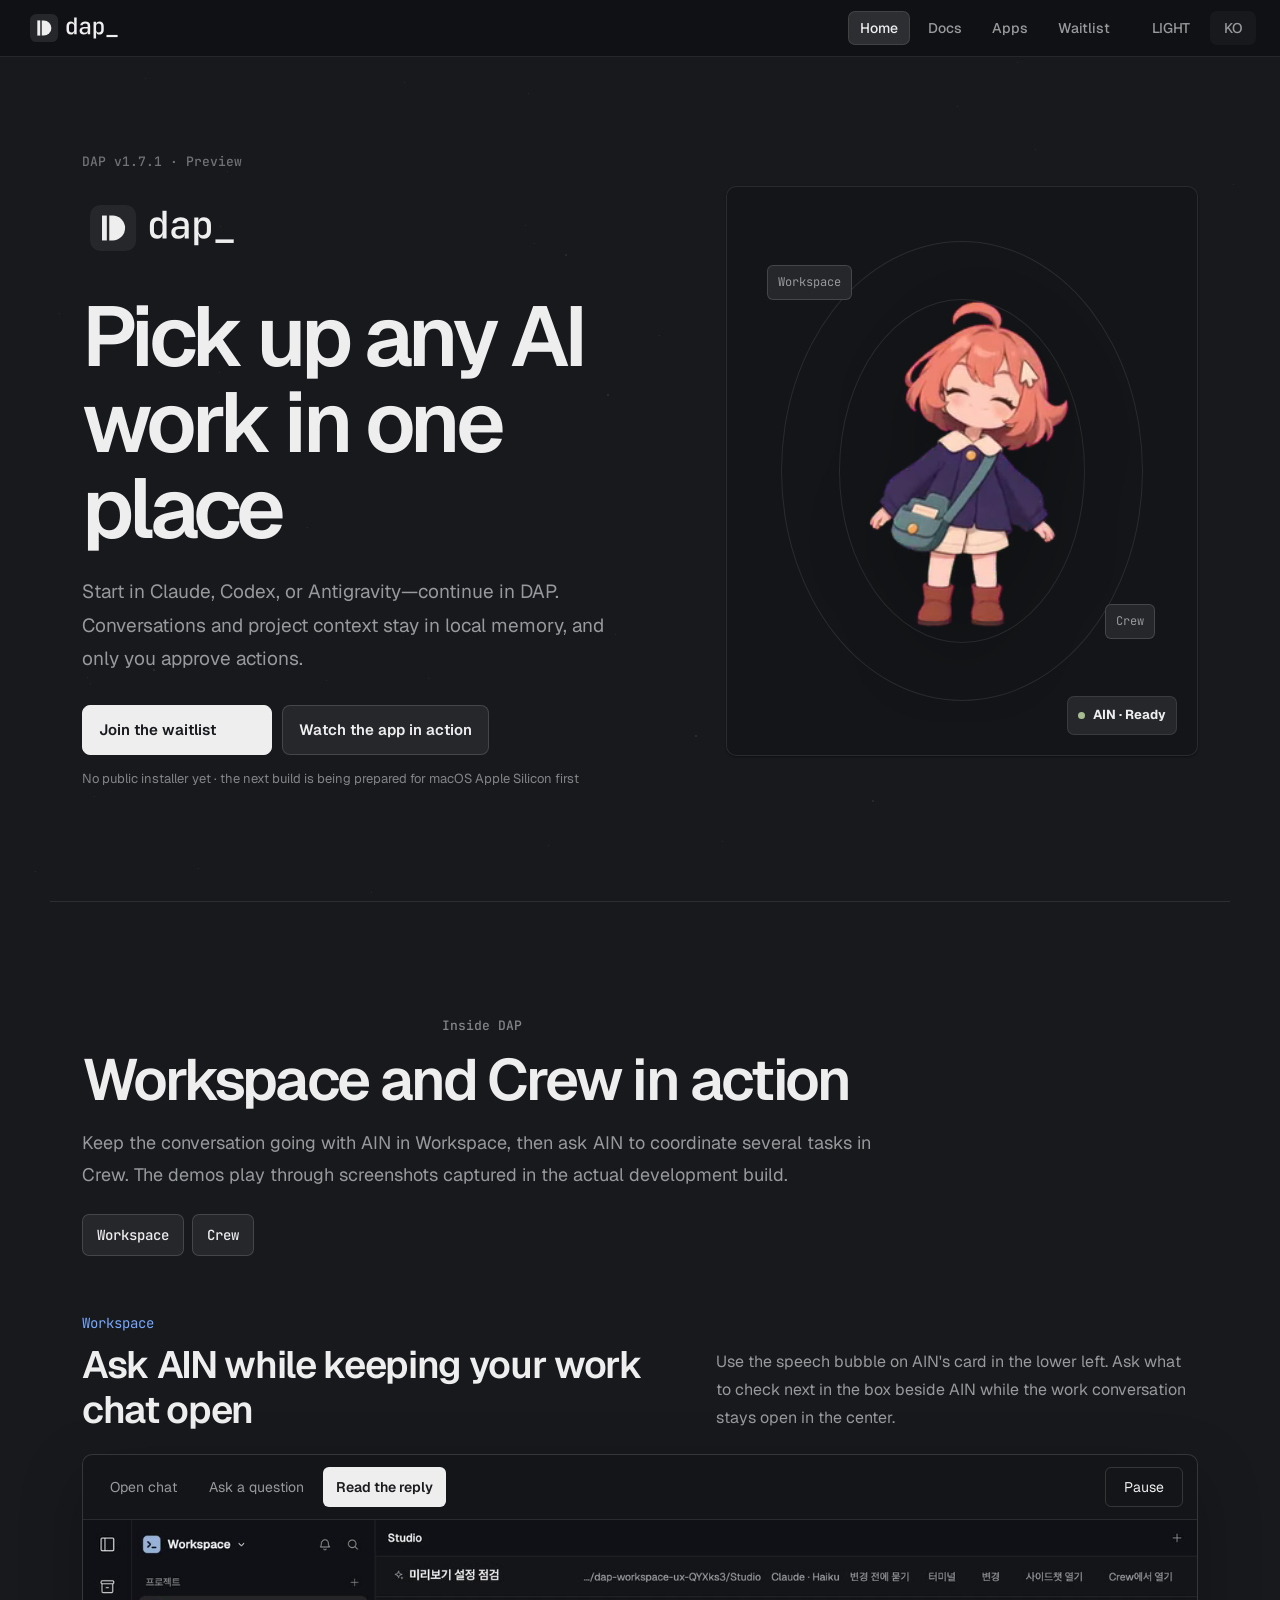
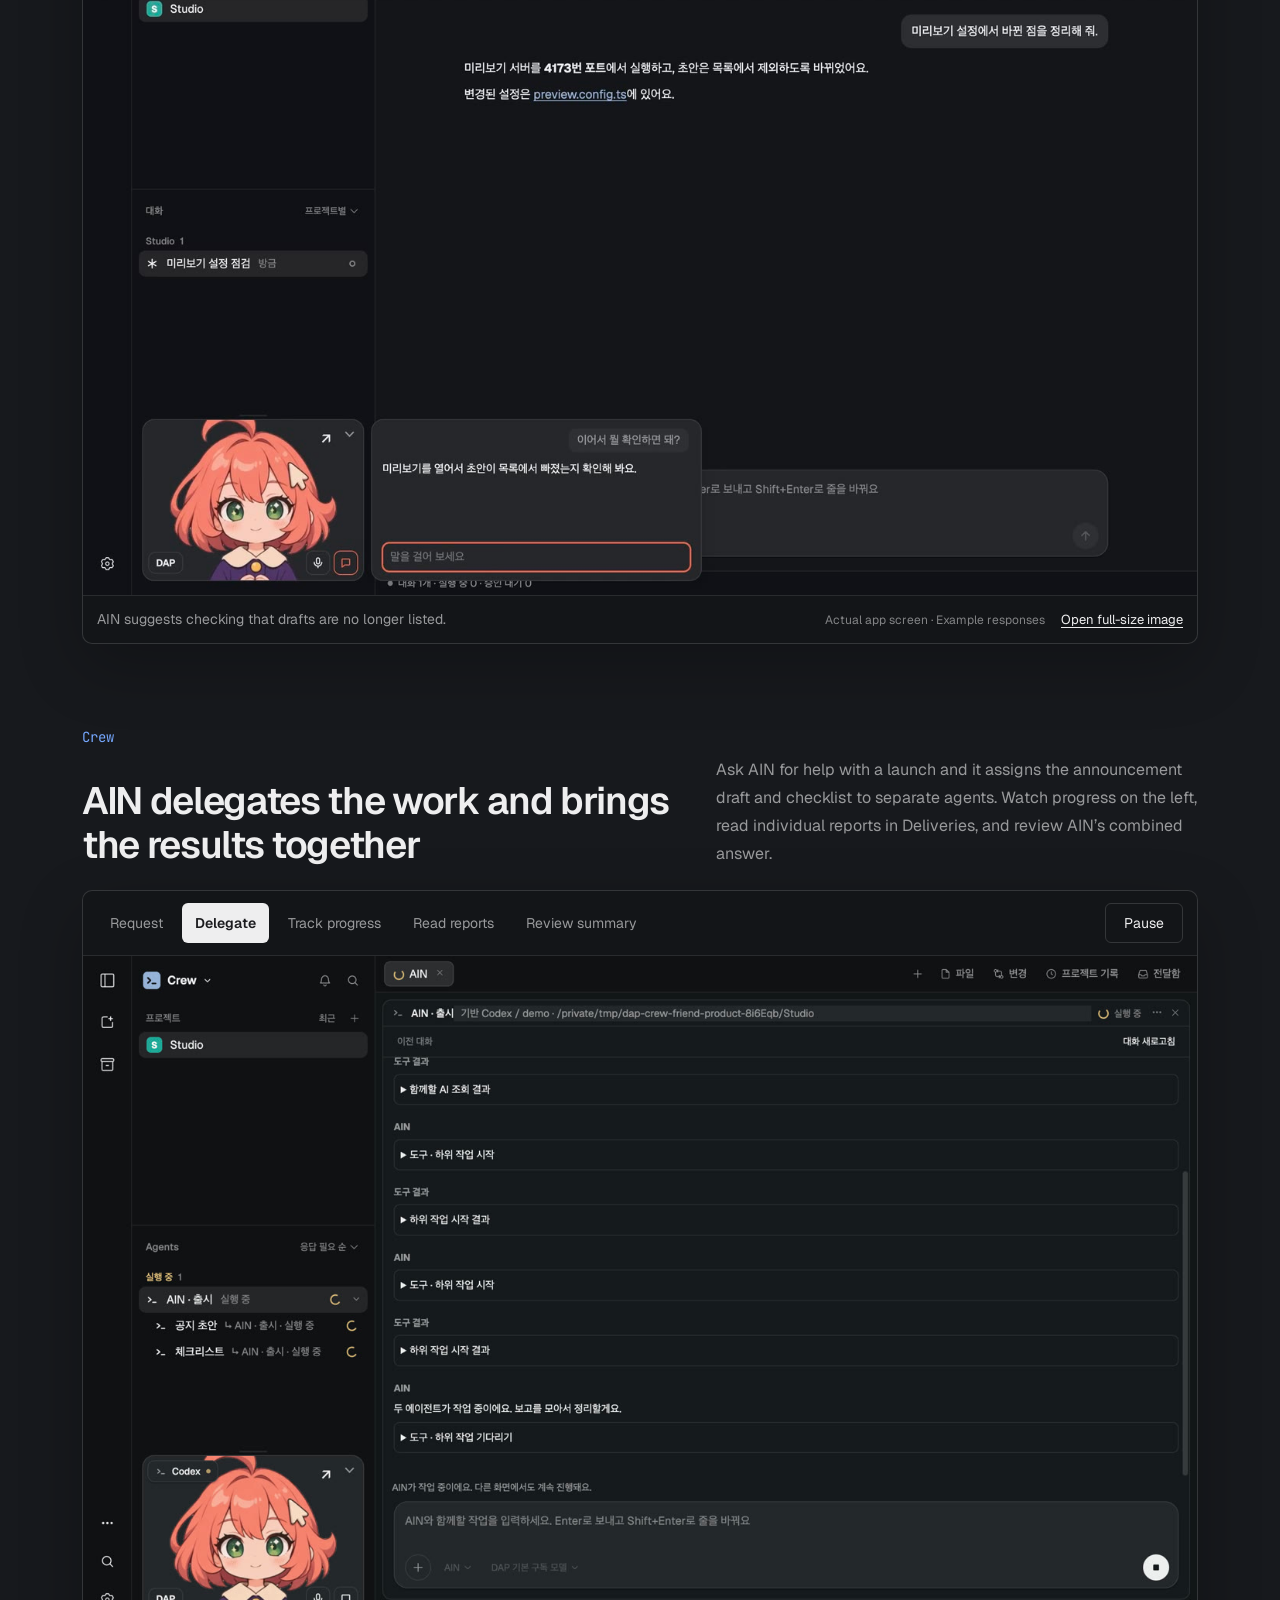
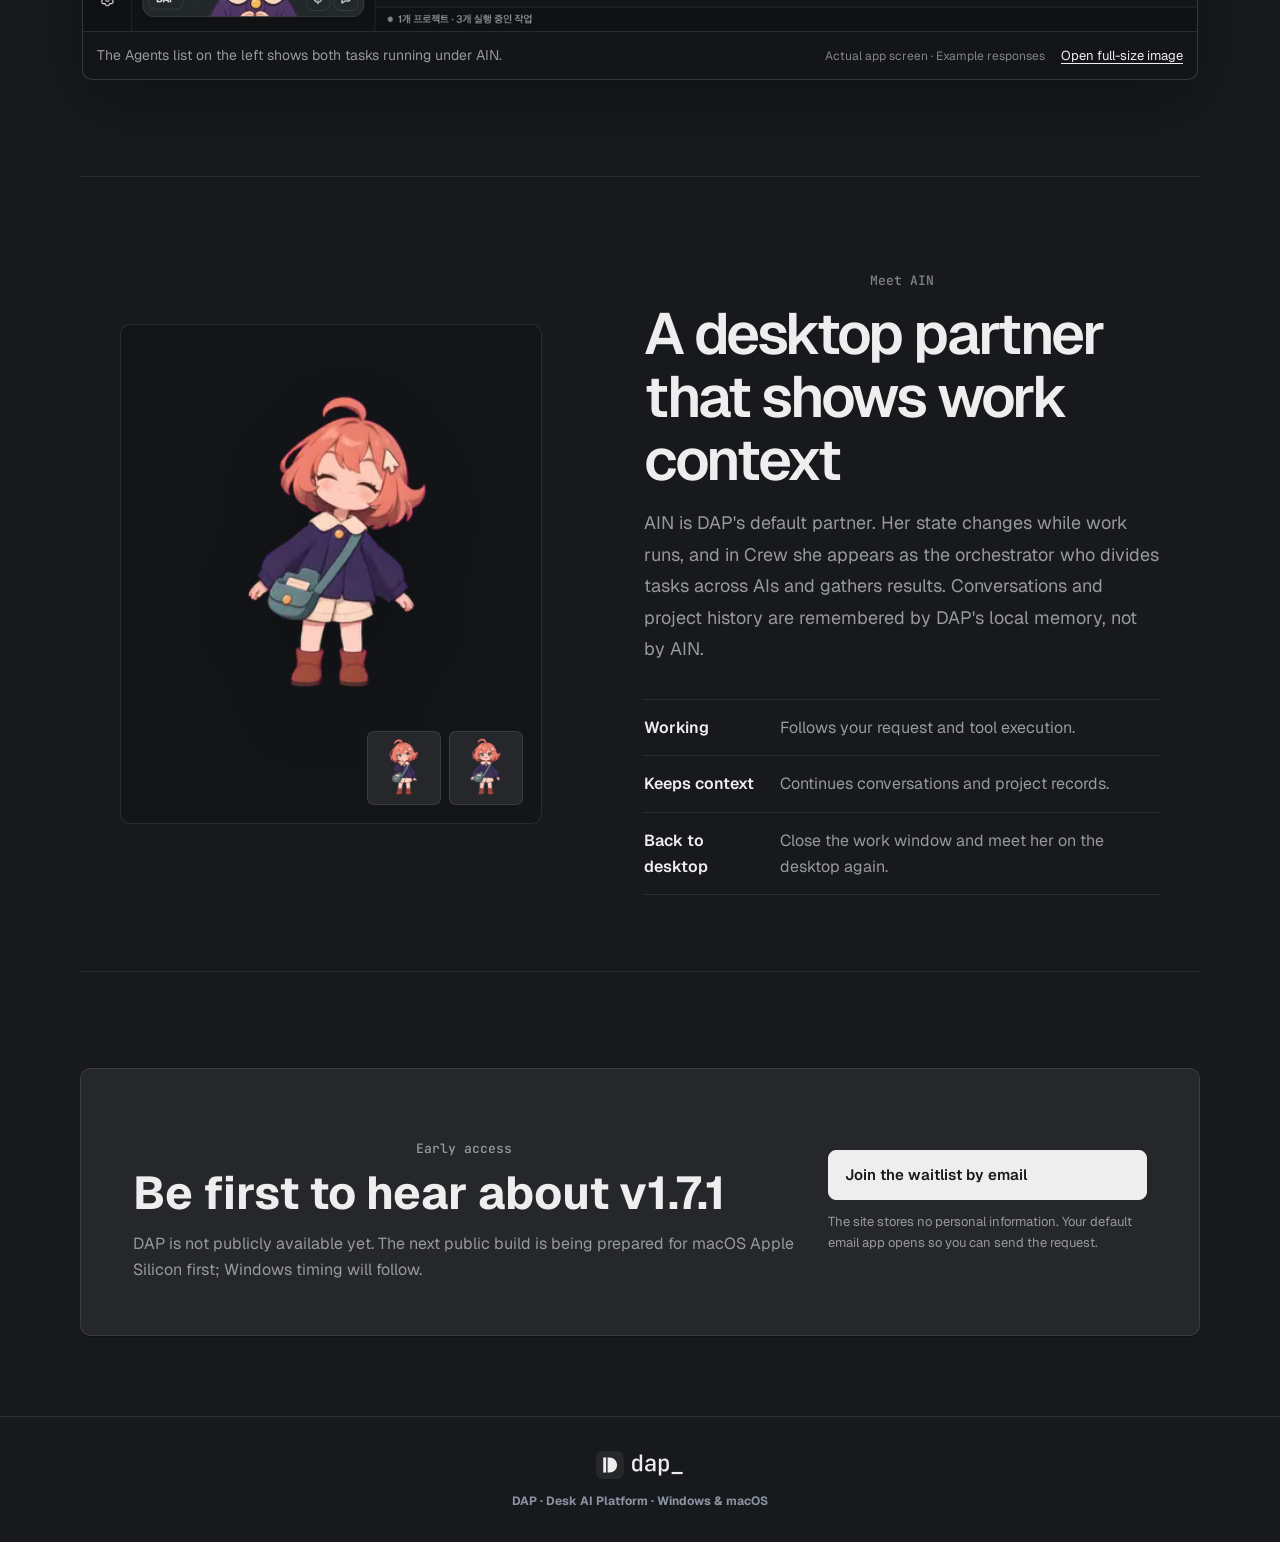
<file: index.html>
<!DOCTYPE html>
<html lang="ko" data-release-status="preview">
<head>
  <meta charset="UTF-8" />
  <!-- Google Tag Manager -->
  <script>(function(w,d,s,l,i){w[l]=w[l]||[];w[l].push({'gtm.start':
  new Date().getTime(),event:'gtm.js'});var f=d.getElementsByTagName(s)[0],
  j=d.createElement(s),dl=l!='dataLayer'?'&l='+l:'';j.async=true;j.src=
  'https://www.googletagmanager.com/gtm.js?id='+i+dl;f.parentNode.insertBefore(j,f);
  })(window,document,'script','dataLayer','GTM-TJ4RS8CW');</script>
  <!-- End Google Tag Manager -->
  <meta name="viewport" content="width=device-width, initial-scale=1.0" />
  <title>DAP v1.7.1 Preview - 여러 AI 작업을 한 곳에서 이어가는 데스크톱</title>
  <meta name="description" content="Claude, Codex, Antigravity 어디서든 시작한 작업을 DAP에서 이어갑니다. 대화·문서·프로젝트 맥락을 로컬 메모리로 기억하고, 사람만 승인합니다. 공개 전 웨이팅리스트에 참여하세요." />
  <meta name="keywords" content="DAP, Desk AI Platform, AI OS, 데스크톱 AI 플랫폼, Claude CLI, Codex CLI, Todo, Calendar, OAuth, 데일리 브리핑, 커넥터, 미니 채팅, 트레이 허브, Weather, Meeting Assistant, AI 이미지, 선택 영역 퀵액션" />
  <meta name="robots" content="index,follow,max-image-preview:large" />
  <meta name="author" content="Project Undonghae" />
  <link rel="canonical" href="https://project-undonghae.github.io/desk-ai-pet/" />
  <link rel="alternate" hreflang="ko" href="https://project-undonghae.github.io/desk-ai-pet/?lang=ko" />
  <link rel="alternate" hreflang="en" href="https://project-undonghae.github.io/desk-ai-pet/?lang=en" />
  <link rel="alternate" hreflang="x-default" href="https://project-undonghae.github.io/desk-ai-pet/" />
  <meta property="og:type" content="website" />
  <meta property="og:site_name" content="Desk AI Platform" />
  <meta property="og:locale" content="ko_KR" />
  <meta property="og:title" content="DAP v1.7.1 Preview - 여러 AI 작업을 한 곳에서 이어가는 데스크톱" />
  <meta property="og:description" content="Claude, Codex, Antigravity 어디서든 시작한 작업을 한 곳에서 이어갑니다. 대화·문서·프로젝트 맥락을 로컬로 기억하고, 사람만 승인합니다." />
  <meta property="og:url" content="https://project-undonghae.github.io/desk-ai-pet/" />
  <meta property="og:image" content="https://project-undonghae.github.io/desk-ai-pet/og-dap-cursor.png" />
  <meta property="og:image:width" content="1200" />
  <meta property="og:image:height" content="630" />
  <meta property="og:image:alt" content="그라파이트 배경 위 DAP 커서 D 아이콘과 dap_ 워드마크" />
  <meta name="twitter:card" content="summary_large_image" />
  <meta name="twitter:title" content="DAP v1.7.1 Preview - 여러 AI 작업을 한 곳에서 이어가는 데스크톱" />
  <meta name="twitter:description" content="Claude, Codex, Antigravity 어디서든 시작한 작업을 한 곳에서 이어갑니다. 대화·문서·프로젝트 맥락을 로컬로 기억하고, 사람만 승인합니다." />
  <meta name="twitter:image" content="https://project-undonghae.github.io/desk-ai-pet/og-dap-cursor.png" />
  <meta name="theme-color" content="#17191D" />
  <link rel="icon" href="favicon.svg" type="image/svg+xml" />
  <link rel="icon" href="favicon.ico" sizes="any" />
  <link rel="icon" href="favicon-32.png" type="image/png" sizes="32x32" />
  <link rel="icon" href="favicon-16.png" type="image/png" sizes="16x16" />
  <link rel="apple-touch-icon" href="favicon-180.png" sizes="180x180" />
  <link rel="manifest" href="site.webmanifest" />
  <link href="https://fonts.googleapis.com/css2?family=Geist:wght@400;500;600;700&amp;family=JetBrains+Mono:wght@500&amp;display=swap" rel="stylesheet">
  <link rel="stylesheet" href="styles.css?v=20261119-scene-loops" />
  <script>
    (() => {
      try {
        const saved = localStorage.getItem('dap-theme');
        document.documentElement.dataset.theme = saved === 'light' ? 'light' : 'dark';
      } catch (_) {
        document.documentElement.dataset.theme = 'dark';
      }
    })();
  </script>
  <script id="software-jsonld" type="application/ld+json">
  {
    "@context": "https://schema.org",
    "@type": "SoftwareApplication",
    "name": "Desk AI Platform",
    "alternateName": "DAP",
    "applicationCategory": "UtilitiesApplication",
    "operatingSystem": "Windows 11, macOS (Apple Silicon)",
    "softwareVersion": "1.7.1",
    "url": "https://project-undonghae.github.io/desk-ai-pet/",
    "isAccessibleForFree": true,
    "creator": {
      "@type": "Organization",
      "name": "Project Undonghae"
    },
    "description": "DAP v1.7.1은 Claude, Codex, Antigravity 어디서든 시작한 작업을 한 곳에서 이어가는 데스크톱 AI 플랫폼입니다. 대화·문서·프로젝트 맥락을 로컬 메모리로 기억하고, 사람만 승인합니다.",
    "sameAs": [
      "https://www.oshidesk.com/en/"
    ],
    "offers": {
      "@type": "Offer",
      "price": "0",
      "priceCurrency": "USD"
    }
  }
  </script>
  <script id="faq-jsonld" type="application/ld+json">
{
  "@context": "https://schema.org",
  "@type": "FAQPage",
  "mainEntity": [
    {
      "@type": "Question",
      "name": "DAP은 무엇인가요?",
      "acceptedAnswer": {
        "@type": "Answer",
        "text": "DAP은 여러 AI 계정, 앱, 기기에 흩어진 작업을 한 곳에서 이어가는 데스크톱 AI 플랫폼입니다. 대화·문서·프로젝트 맥락을 로컬 메모리로 기억하고, 도구 실행은 사람만 승인합니다. v1.7.1은 아직 공개 전입니다."
      }
    },
    {
      "@type": "Question",
      "name": "변경 작업은 바로 실행되나요?",
      "acceptedAnswer": {
        "@type": "Answer",
        "text": "Workspace는 실행 요청과 승인·취소를 한 흐름으로 보여줍니다. 도구가 승인을 요청하면 내용을 확인한 뒤 선택하고, 진행 중인 작업은 취소할 수 있습니다."
      }
    },
    {
      "@type": "Question",
      "name": "어떤 AI 계정을 연결할 수 있나요?",
      "acceptedAnswer": {
        "@type": "Answer",
        "text": "v1.7.1 프리뷰는 Claude, Codex, Antigravity 제공자별 여러 계정을 등록하고 Workspace와 Crew에 선택한 계정을 고정하는 흐름을 준비하고 있습니다."
      }
    },
    {
      "@type": "Question",
      "name": "플러그인을 만들거나 등록할 수 있나요?",
      "acceptedAnswer": {
        "@type": "Answer",
        "text": "DAP은 필요할 때 더해 쓸 수 있는 플러그인 확장 기능을 제공합니다."
      }
    }
  ]
}
</script>
</head>
<body>
  <!-- Google Tag Manager (noscript) -->
  <noscript><iframe src="https://www.googletagmanager.com/ns.html?id=GTM-TJ4RS8CW"
  height="0" width="0" style="display:none;visibility:hidden"></iframe></noscript>
  <!-- End Google Tag Manager (noscript) -->

<a class="skip-link" href="#main">본문으로 건너뛰기</a>

<div id="cat-pop" class="cat-pop" aria-hidden="true">
  <img id="cat-pop-img" src="sprites/idle_0.png" alt="" />
</div>

<header class="site-nav" aria-label="DAP navigation">
  <a class="site-nav-brand" href="index.html" aria-label="DAP 홈">
    <img class="brand-lockup brand-lockup-dark" src="assets/logo-dap-cursor/dap-lockup-on-dark.svg" alt="" />
    <img class="brand-lockup brand-lockup-light" src="assets/logo-dap-cursor/dap-lockup-on-light.svg" alt="" />
  </a>
  <nav id="site-nav-links">
    <a href="index.html" aria-current="page" data-i18n="nav_home">홈</a>
    <a href="developers.html" data-i18n="nav_developers">Docs</a>
    <a href="plugins.html" data-href-ko="plugins.html" data-href-en="plugins.html?lang=en" data-i18n="nav_plugins">앱</a>
    <a href="#waitlist" data-i18n="nav_download">웨이팅리스트</a>
  </nav>
  <div class="site-nav-actions">
    <button id="theme-toggle" class="theme-toggle" type="button" data-next-theme="light" aria-label="라이트 모드로 전환">LIGHT</button>
    <div class="site-nav-lang lang" aria-label="Language toggle">
      <button id="lang-toggle" type="button" data-next-lang="en" aria-label="Switch to English">EN</button>
    </div>
  </div>
  <button id="site-nav-menu" class="site-nav-menu" type="button" aria-controls="site-nav-links" aria-expanded="false" aria-label="메뉴 열기">
    <span></span>
    <span></span>
    <span></span>
  </button>
</header>

<div id="stars"></div>

<main id="main">
<!-- PRODUCT HERO: AIN and the product promise -->
<section class="product-hero z" aria-labelledby="product-hero-title">
  <div class="product-hero-copy">
    <p class="hero-eyebrow" data-i18n="hero_eyebrow">DAP v1.7.1 · Preview</p>
    <div class="product-hero-lockup" role="img" aria-label="dap_">
      <img class="brand-lockup brand-lockup-dark" src="assets/logo-dap-cursor/dap-lockup-on-dark.svg" alt="" />
      <img class="brand-lockup brand-lockup-light" src="assets/logo-dap-cursor/dap-lockup-on-light.svg" alt="" />
    </div>
    <h1 id="product-hero-title" data-i18n="product_hero_title">여러 AI에 흩어진 작업,<br />한 곳에서 이어갑니다</h1>
    <p data-i18n="product_hero_desc">Claude, Codex, Antigravity 어디서 시작했든 DAP에서 이어가세요. 대화와 프로젝트 맥락을 로컬 메모리로 기억하고, 작업 승인은 사람만 합니다.</p>
    <div class="product-hero-actions" id="waitlist">
      <a class="btn btn-w" href="mailto:ssongshare0720@gmail.com?subject=DAP%20v1.7.1%20Waitlist&amp;body=DAP%20v1.7.1%20출시%20소식을%20받고%20싶습니다." data-waitlist-source="hero" data-i18n="download_win">웨이팅리스트 참여</a>
      <a class="btn btn-m" href="#product-scenes" data-i18n="product_hero_tour">앱 작동 모습 보기</a>
    </div>
    <p class="product-hero-note" data-i18n="download_subtitle">아직 공개 설치본이 없습니다 · 다음 공개 빌드는 macOS Apple Silicon부터 준비 중</p>
  </div>
  <div class="ain-hero-stage" aria-label="DAP의 기본 AI 친구 AIN">
    <span class="ain-orbit ain-orbit-workspace">Workspace</span>
    <span class="ain-orbit ain-orbit-crew">Crew</span>
    <video class="ain-hero-motion" width="320" height="320" autoplay muted loop playsinline poster="characters/ain/ain-hero.webp" aria-label="웃으며 움직이는 DAP의 기본 AI 친구 AIN">
      <source src="characters/ain/ain-dance.webm" type="video/webm" />
    </video>
    <div class="ain-status"><span></span><strong data-i18n="ain_status">AIN · 준비됨</strong></div>
  </div>
</section>

<!-- REAL APP DEMOS -->
<section id="product-scenes" class="product-scenes z" aria-labelledby="product-scenes-title">
  <div class="product-scenes-head">
    <p class="section-label compact" data-i18n="product_scenes_label">Inside DAP</p>
    <h2 id="product-scenes-title" data-i18n="product_scenes_title">Workspace와 Crew, 실제로 쓰는 모습</h2>
    <p data-i18n="product_scenes_desc">Workspace에서는 AIN과 대화를 이어가고, Crew에서는 AIN에게 여러 작업을 맡깁니다. 실제 개발 빌드에서 캡처한 화면이 순서대로 재생됩니다.</p>
    <nav class="scene-jumps" data-i18n-aria="scene_nav" aria-label="제품 시연">
      <a href="#demo-workspace">Workspace</a>
      <a href="#demo-crew">Crew</a>
    </nav>
  </div>

  <article id="demo-workspace" class="product-scene" aria-labelledby="demo-workspace-title">
    <div class="product-scene-copy">
      <span>Workspace</span>
      <h3 id="demo-workspace-title" data-i18n="scene_conversation_title">작업 대화를 열어 둔 채 AIN에게 묻기</h3>
      <p data-i18n="scene_conversation_desc">왼쪽 하단 AIN 카드의 말풍선을 누르면 옆에 대화 칸이 열립니다. 작업 대화는 중앙에 둔 채, 다음에 확인할 것을 AIN에게 물어봅니다.</p>
    </div>
    <figure class="scene-window" data-scene-loop>
      <div class="scene-controls" aria-labelledby="demo-workspace-title" role="group" hidden>
        <div class="scene-steps">
          <button type="button" data-frame="workspace-open" data-caption="scene_ws_open" data-i18n="scene_ws_open_label" aria-controls="workspace-frame" aria-pressed="false">대화 칸 열기</button>
          <button type="button" data-frame="workspace-ask" data-caption="scene_ws_ask" data-i18n="scene_ws_ask_label" aria-controls="workspace-frame" aria-pressed="false">질문 입력</button>
          <button type="button" data-frame="workspace-reply" data-caption="scene_ws_reply" data-i18n="scene_ws_reply_label" aria-controls="workspace-frame" aria-pressed="true">답변 확인</button>
        </div>
        <button type="button" class="scene-toggle" data-i18n="scene_play" aria-controls="workspace-frame">재생</button>
      </div>
      <img id="workspace-frame" class="scene-frame" src="screenshots/product-scenes/workspace-reply.jpg" width="1440" height="872" loading="lazy" decoding="async" alt="" />
      <figcaption><span class="scene-caption" data-i18n="scene_ws_reply">AIN이 초안이 목록에서 빠졌는지 확인하라고 답합니다.</span><span class="scene-credit" data-i18n="scene_capture_credit">실제 앱 화면 · 예시 응답 사용</span><a class="scene-enlarge" href="screenshots/product-scenes/workspace-reply.jpg" target="_blank" rel="noopener" data-i18n="scene_enlarge">화면 크게 보기</a></figcaption>
    </figure>
  </article>

  <article id="demo-crew" class="product-scene" aria-labelledby="demo-crew-title">
    <div class="product-scene-copy">
      <span>Crew</span>
      <h3 id="demo-crew-title" data-i18n="scene_crew_title">AIN이 일을 나누고 결과를 모읍니다</h3>
      <p data-i18n="scene_crew_desc">출시 준비를 요청하면 AIN이 공지 초안과 체크리스트를 각 에이전트에게 맡깁니다. 왼쪽에서 진행 상태를 보고, 전달함의 개별 보고와 AIN이 정리한 최종 답변을 확인할 수 있습니다.</p>
    </div>
    <figure class="scene-window" data-scene-loop>
      <div class="scene-controls" aria-labelledby="demo-crew-title" role="group" hidden>
        <div class="scene-steps">
          <button type="button" data-frame="crew-ask" data-caption="scene_crew_ask" data-i18n="scene_crew_ask_label" aria-controls="crew-frame" aria-pressed="false">요청</button>
          <button type="button" data-frame="crew-delegate" data-caption="scene_crew_delegate" data-i18n="scene_crew_delegate_label" aria-controls="crew-frame" aria-pressed="true">업무 분담</button>
          <button type="button" data-frame="crew-progress" data-caption="scene_crew_progress" data-i18n="scene_crew_progress_label" aria-controls="crew-frame" aria-pressed="false">진행 상황</button>
          <button type="button" data-frame="crew-reports" data-caption="scene_crew_reports" data-i18n="scene_crew_reports_label" aria-controls="crew-frame" aria-pressed="false">개별 보고</button>
          <button type="button" data-frame="crew-summary" data-caption="scene_crew_summary" data-i18n="scene_crew_summary_label" aria-controls="crew-frame" aria-pressed="false">결과 정리</button>
        </div>
        <button type="button" class="scene-toggle" data-i18n="scene_play" aria-controls="crew-frame">재생</button>
      </div>
      <img id="crew-frame" class="scene-frame" src="screenshots/product-scenes/crew-delegate.jpg" width="1440" height="872" loading="lazy" decoding="async" alt="" />
      <figcaption><span class="scene-caption" data-i18n="scene_crew_delegate">왼쪽 Agents 목록에 AIN이 나눈 두 작업이 실행 중으로 표시됩니다.</span><span class="scene-credit" data-i18n="scene_capture_credit">실제 앱 화면 · 예시 응답 사용</span><a class="scene-enlarge" href="screenshots/product-scenes/crew-delegate.jpg" target="_blank" rel="noopener" data-i18n="scene_enlarge">화면 크게 보기</a></figcaption>
    </figure>
  </article>
</section>

<!-- AIN, THE DEFAULT AI FRIEND -->
<section class="ain-story z" aria-labelledby="ain-story-title">
  <div class="ain-story-visual">
    <video class="ain-story-main" width="320" height="320" autoplay muted loop playsinline poster="characters/ain/ain-working.webp" aria-label="움직이며 작업하는 AIN">
      <source src="characters/ain/ain-dance.webm" type="video/webm" />
    </video>
    <div class="ain-state-strip" aria-label="AIN의 상태 변화">
      <img src="characters/ain/ain-thinking.webp" width="320" height="320" alt="생각하는 AIN" />
      <img src="characters/ain/ain-happy.webp" width="320" height="320" alt="기뻐하는 AIN" />
    </div>
  </div>
  <div class="ain-story-copy">
    <p class="section-label compact" data-i18n="ain_label">Meet AIN</p>
    <h2 id="ain-story-title" data-i18n="ain_title">작업 맥락을 보여주는<br />데스크톱 파트너</h2>
    <p data-i18n="ain_desc">AIN은 DAP의 기본 파트너입니다. 작업 중이면 상태가 바뀌고, Crew에서는 여러 AI에게 작업을 나눈 뒤 결과를 모으는 오케스트레이터로 나타납니다. 대화와 프로젝트 기록은 AIN이 아니라 DAP이 로컬 메모리로 기억합니다.</p>
    <dl>
      <div><dt data-i18n="ain_state_work">작업 중</dt><dd data-i18n="ain_state_work_desc">요청과 도구 실행을 따라갑니다.</dd></div>
      <div><dt data-i18n="ain_state_context">맥락 유지</dt><dd data-i18n="ain_state_context_desc">대화와 프로젝트 기록을 이어봅니다.</dd></div>
      <div><dt data-i18n="ain_state_return">바탕화면으로</dt><dd data-i18n="ain_state_return_desc">작업창을 닫으면 다시 데스크톱에서 만납니다.</dd></div>
    </dl>
  </div>
</section>

<!-- HERO FULLSCREEN: 고양이 스테이지가 전체 화면 배경, 텍스트는 오버레이 -->
<section id="hero-fullscreen" class="legacy-hero" aria-hidden="true">
  <!-- STAGE: 100vh 풀스크린 고양이 무대 -->
  <div id="stage" role="button" tabindex="0" data-i18n-title="stage_title" data-i18n-aria="stage_aria" title="클릭해서 반응 보기" aria-label="고양이에게 반응하기">
    <div id="floor"></div>
    <span class="bg-obj" style="left:8%"></span>
    <span class="bg-obj" style="left:30%"></span>
    <span class="bg-obj" style="left:55%"></span>
    <span class="bg-obj" style="left:80%"></span>

    <div id="bubble"></div>
    <div id="cat-wrap">
      <img id="cat-img" src="sprites/hero_idle_0.png" data-i18n-alt="hero_cat_alt" alt="고양이" />
    </div>
    <div class="item" id="churu-item">TREAT</div>
  </div>

  <!-- HERO OVERLAY: 타이틀 + 다운로드 CTA -->
  <div class="hero-overlay">
    <div class="hero-overlay-inner z">
      <p class="hero-eyebrow" data-i18n="hero_eyebrow">DAP v1.7.1 · Preview</p>
      <div class="logo" role="img" aria-label="dap_">
        <img class="brand-lockup brand-lockup-dark" src="assets/logo-dap-cursor/dap-lockup-on-dark.svg" alt="" />
        <img class="brand-lockup brand-lockup-light" src="assets/logo-dap-cursor/dap-lockup-on-light.svg" alt="" />
      </div>
      <p class="hero-tagline-text" data-i18n="hero_tagline">여러 AI 작업을 한 곳에서 이어가는 데스크톱</p>
      <span class="download-anchor" aria-hidden="true"></span>
      <div class="hero-dl-row">
        <a
          class="btn btn-w"
          href="mailto:ssongshare0720@gmail.com?subject=DAP%20v1.7.1%20Waitlist&amp;body=DAP%20v1.7.1%20출시%20소식을%20받고%20싶습니다."
        >
          <span data-i18n="download_win">웨이팅리스트 참여</span>
        </a>
        <a
          class="btn btn-m"
          href="#preview-title"
        >
          <span data-i18n="download_mac_arm">v1.7.1 미리보기</span>
        </a>
      </div>
      <p class="dl-subtitle-hero" data-i18n="download_subtitle">아직 공개 설치본이 없습니다 · 다음 공개 빌드는 macOS Apple Silicon부터 준비 중</p>
      <p class="dl-subtitle-hero" data-i18n="platform_policy">이 버튼은 이메일 앱을 열며, 사이트가 주소를 수집하거나 저장하지 않습니다.</p>
    </div>
  </div>

  <!-- pretext용 sr-only 측정 요소 (cat-pop 좌표 계산) -->
  <p id="hero-copy" class="tagline" data-i18n="hero_copy">작업 연속성
여러 AI에 나뉜 작업을 한 곳에서 이어가세요</p>
</section>

<!-- PRODUCT SUMMARY -->
<section class="summary z" aria-labelledby="summary-title">
  <img class="section-cat section-cat-summary" src="sprites/headtilt_24_crop.png" alt="" aria-hidden="true" />
  <p class="section-label compact" data-i18n="summary_label">DAP overview</p>
  <div class="summary-grid">
    <div>
      <h2 id="summary-title" data-i18n="summary_title">작업 연속성을 위한 데스크톱 AI 플랫폼</h2>
      <p data-i18n="summary_desc">여러 AI 계정, 앱, 기기에 흩어진 작업을 한 곳에서 이어갑니다. 대화·문서·프로젝트 맥락을 로컬 메모리로 기억하고, 도구 실행은 사람이 직접 승인합니다. AIN 파트너가 작업 상태를 보여주고 Crew에서 프로젝트를 조율합니다.</p>
    </div>
    <dl class="facts" aria-label="Desk AI Platform facts">
      <div>
        <dt data-i18n="fact_platform_label">지원 플랫폼</dt>
        <dd data-i18n="fact_platform_value">다음 공개 빌드 · macOS Apple Silicon</dd>
      </div>
      <div>
        <dt data-i18n="fact_ai_label">연결</dt>
        <dd data-i18n="fact_ai_value">Claude · Codex · Antigravity</dd>
      </div>
      <div>
        <dt data-i18n="fact_license_label">확장</dt>
        <dd data-i18n="fact_license_value">Workspace · Crew · Document Workspace</dd>
      </div>
    </dl>
  </div>
</section>

<!-- FEATURES -->
<p class="section-label legacy-core" data-i18n="features_label">Core features</p>
<div class="features z legacy-core">
  <img class="section-cat section-cat-features" src="sprites/happy_24_crop.png" alt="" aria-hidden="true" />
  <div class="card reveal">
    <div class="card-icon">CMD</div>
    <h3 data-i18n="f1_title">빠른 실행</h3>
    <p data-i18n="f1_desc">Windows에서는 Ctrl+Shift+Space, macOS에서는 Cmd+Shift+Space로 어디서든 실행창을 열어 DAP에게 요청합니다.</p>
  </div>
  <div class="card reveal">
    <div class="card-icon">AI</div>
    <h3 data-i18n="f2_title">Claude/Codex 연결</h3>
    <p data-i18n="f2_desc">이미 로그인한 Claude 또는 Codex를 연결해, 따로 API Key를 입력하지 않고 바로 사용할 수 있습니다.</p>
  </div>
  <div class="card reveal">
    <div class="card-icon">SEL</div>
    <h3 data-i18n="f3_title">QUICK ACTIONS</h3>
    <p data-i18n="f3_desc">텍스트 선택 퀵액션은 기본 꺼짐입니다. 설정에서 켜면 선택한 문장 가까이에서 다듬기, 번역, 요약, 질문과 웹 검색을 실행할 수 있습니다. 기존에 저장한 설정은 유지됩니다.</p>
  </div>
  <div class="card reveal">
    <div class="card-icon">PARTNER</div>
    <h3 data-i18n="f4_title">PARTNER INTERFACE</h3>
    <p data-i18n="f4_desc">기본 고양이부터 플러그인 캐릭터까지, 선택한 외형이 작업·생각·기쁨 같은 상태를 보여줍니다. 말투 적용 여부는 외형과 별도로 선택할 수 있습니다.</p>
  </div>
</div>

<!-- CURRENT PREVIEW -->
<p class="section-label legacy-preview-cards" data-i18n="latest_label">Preview in v1.7.1</p>
<div class="features z legacy-preview-cards" aria-label="DAP v1.7.1 preview highlights">
  <div class="card reveal">
    <div class="card-icon">MULTI</div>
    <h3 data-i18n="latest_connect_title">여러 AI 계정 연결</h3>
    <p data-i18n="latest_connect_desc">Claude, Codex, Antigravity 계정을 여러 개 등록하고 Workspace와 Crew에 고정합니다. 계정이 없어지면 멈추고 자동 전환하지 않습니다.</p>
  </div>
  <div class="card reveal">
    <div class="card-icon">LOCAL</div>
    <h3 data-i18n="latest_memory_title">로컬 메모리와 승인</h3>
    <p data-i18n="latest_memory_desc">대화·문서·프로젝트 맥락을 로컬 메모리로 기억합니다. 도구 실행은 직접 확인하고 승인해야 진행됩니다.</p>
  </div>
  <div class="card reveal">
    <div class="card-icon">PLAN</div>
    <h3 data-i18n="latest_assist_title">작업을 여는 알림</h3>
    <p data-i18n="latest_assist_desc">완료 알림에서 관련 세션으로 돌아갑니다. 방해 금지, 이전 실행, 오프라인 이후에도 작업 맥락을 복원합니다.</p>
  </div>
  <div class="card reveal">
    <div class="card-icon">SWITCH</div>
    <h3 data-i18n="latest_plan_title">Workspace와 Crew 전환</h3>
    <p data-i18n="latest_plan_desc">대화 중심 Workspace와 프로젝트 중심 Crew를 오가며 진행 중인 작업과 입력을 그대로 이어갑니다.</p>
  </div>
  <div class="card reveal">
    <div class="card-icon">DOC</div>
    <h3 data-i18n="latest_briefing_title">문서 작업 공간</h3>
    <p data-i18n="latest_briefing_desc">Markdown, DOCX, HWPX, XLSX, PPTX와 웹 문서를 대화 옆에서 열고 편집하거나 미리 봅니다.</p>
  </div>
  <div class="card reveal">
    <div class="card-icon">PROJECT</div>
    <h3 data-i18n="latest_tray_title">프로젝트 터미널과 Git</h3>
    <p data-i18n="latest_tray_desc">Crew에서 프로젝트, worktree, 파일, Git과 터미널을 한 흐름으로 연결하고 작업 기록을 프로젝트별로 유지합니다.</p>
  </div>
</div>

<!-- ACTUAL INTERFACE MAP -->
<section class="interface-map z" aria-labelledby="interface-map-title">
  <div class="interface-map-head">
    <p class="section-label compact" data-i18n="interface_label">Actual interface</p>
    <h2 id="interface-map-title" data-i18n="interface_title">실제 화면은 네 영역으로 움직입니다</h2>
    <p data-i18n="interface_desc">기능 목록이 아니라, 앱에서 일을 시작하고 확장하는 순서대로 소개합니다.</p>
  </div>
  <div class="interface-map-grid">
    <article><span>01</span><h3 data-i18n="interface_rail_title">항상 남는 왼쪽 레일</h3><p data-i18n="interface_rail_desc">목록 접기, 최근 작업, 앱과 설정으로 이동합니다. 작업 모드를 바꿔도 같은 자리에 남습니다.</p></article>
    <article><span>02</span><h3 data-i18n="interface_switch_title">Workspace와 Crew 전환</h3><p data-i18n="interface_switch_desc">대화 중심 Workspace와 프로젝트 중심 Crew를 상단 전환 메뉴에서 오갑니다.</p></article>
    <article><span>03</span><h3 data-i18n="interface_chat_title">대화와 AI 계정 선택</h3><p data-i18n="interface_chat_desc">프로젝트와 모드를 정하고, 입력창에서 Claude·Codex·Antigravity 계정을 선택해 요청합니다.</p></article>
    <article><span>04</span><h3 data-i18n="interface_panel_title">대화 옆 작업 패널</h3><p data-i18n="interface_panel_desc">문서, 인앱 브라우저와 Crew 터미널을 대화 옆에서 열어 결과와 작업 맥락을 함께 봅니다.</p></article>
  </div>
</section>

<!-- DEVELOPMENT PREVIEW -->
<section class="demo z release-preview" aria-labelledby="preview-title">
  <div class="demo-copy">
    <p class="section-label compact" data-i18n="preview_version">v1.7.1 · 개발 미리보기</p>
    <h2 id="preview-title" data-i18n="preview_title">Workspace 옆에, DAP Crew</h2>
    <p data-i18n="preview_desc">2026년 11월 19일 개발 브랜치 기준입니다. 아직 공개 설치본이 없으며, 웨이팅리스트에서 다음 공개 빌드 소식을 받을 수 있습니다.</p>
  </div>
  <div class="preview-grid">
    <article class="card"><div class="card-icon">CREW</div><h3 data-i18n="preview_switch_title">작업창에서 Workspace와 Crew 전환</h3><p data-i18n="preview_switch_desc">화면 전환·숨김·최소화 중에도 진행 중인 실행과 입력 초안을 유지하는 작업 흐름을 준비하고 있습니다.</p></article>
    <article class="card"><div class="card-icon">AI</div><h3 data-i18n="preview_models_title">친구와 함께할 AI 선택</h3><p data-i18n="preview_models_desc">현재 친구와 연결된 Claude·Codex·Antigravity 구독 모델을 선택하고 기존 CLI 로그인을 사용합니다.</p></article>
    <article class="card"><div class="card-icon">WORK</div><h3 data-i18n="preview_project_title">프로젝트별 작업과 기억</h3><p data-i18n="preview_project_desc">친구의 말투·개인 기억을 이어가며 업무 기록을 프로젝트별로 관리합니다. worktree·파일·코드·Git·터미널·협업 전달을 한 작업 흐름으로 연결합니다.</p></article>
    <article class="card"><div class="card-icon">DOC</div><h3 data-i18n="preview_learning_title">문서와 브라우저를 대화 옆에</h3><p data-i18n="preview_learning_desc">문서 미리보기·편집기와 인앱 브라우저 탭을 한 작업창에 둡니다. Office 네이티브 미리보기는 준비 중입니다.</p></article>
  </div>
  <p data-i18n="preview_platforms">다음 공개 빌드는 macOS Apple Silicon부터 준비합니다. Windows 후속 공개 일정은 아직 확정되지 않았습니다.</p>
  <a href="developers.html#development-preview" data-i18n="preview_docs">개발 상태와 플랫폼 지원 문서 보기</a>
</section>

<!-- WAITLIST -->
<section class="waitlist-panel z" aria-labelledby="waitlist-title">
  <div>
    <p class="section-label compact" data-i18n="waitlist_label">Early access</p>
    <h2 id="waitlist-title" data-i18n="waitlist_title">v1.7.1 출시 소식을 가장 먼저</h2>
    <p data-i18n="waitlist_desc">DAP은 아직 공개 전입니다. 다음 공개 빌드는 macOS Apple Silicon부터 준비하며, Windows 일정은 이후 안내합니다.</p>
  </div>
  <div class="waitlist-actions">
    <a class="btn btn-w" href="mailto:ssongshare0720@gmail.com?subject=DAP%20v1.7.1%20Waitlist&amp;body=DAP%20v1.7.1%20출시%20소식을%20받고%20싶습니다." data-waitlist-source="section" data-i18n="waitlist_action">이메일로 웨이팅리스트 신청</a>
    <p data-i18n="waitlist_note">사이트가 정보를 저장하지 않습니다. 기본 이메일 앱에서 신청 메일을 보내는 방식입니다.</p>
  </div>
</section>

<!-- PET STATES -->
<section class="pet-moments z" aria-labelledby="pet-moments-title">
  <div class="pet-moments-head">
    <p class="section-label compact" data-i18n="pet_moments_label">Partner states</p>
    <h2 id="pet-moments-title" data-i18n="pet_moments_title">상태가 보이는 작은 고양이 인터페이스</h2>
  </div>
  <div class="pet-moment-grid">
    <article class="pet-moment reveal">
      <img src="sprites/working_45_crop.png" alt="" aria-hidden="true" />
      <div>
        <strong data-i18n="pet_working_title">작업 중</strong>
      </div>
    </article>
    <article class="pet-moment reveal">
      <img src="sprites/success_36_crop.png" alt="" aria-hidden="true" />
      <div>
        <strong data-i18n="pet_success_title">완료 신호</strong>
      </div>
    </article>
    <article class="pet-moment reveal">
      <img src="sprites/happy_24_crop.png" alt="" aria-hidden="true" />
      <div>
        <strong data-i18n="pet_happy_title">가벼운 반응</strong>
      </div>
    </article>
    <article class="pet-moment reveal">
      <img src="sprites/sleep_12_crop.png" alt="" aria-hidden="true" />
      <div>
        <strong data-i18n="pet_sleep_title">조용한 대기</strong>
      </div>
    </article>
  </div>
</section>

<!-- V1.3 MINI PETS -->
<section class="mini-pets z" aria-labelledby="mini-pets-title">
  <div class="mini-pets-copy">
    <p class="section-label compact" data-i18n="mini_label">Custom mini pets</p>
    <h2 id="mini-pets-title" data-i18n="mini_title">작고 새로운 캐릭터를 바탕화면에</h2>
    <p data-i18n="mini_desc">미니 모드에는 Claude, Codex, Gemini 캐릭터가 기본 프로필로 들어 있습니다. 평소 모습과 반응 모습을 직접 등록하고 크기도 조절할 수 있습니다.</p>
  </div>
  <div class="mini-pet-grid">
    <figure class="mini-pet-card reveal" data-mini-pet="claude">
      <figcaption>Claude</figcaption>
      <div class="mini-pet-preview">
        <img class="mini-pet-image" src="mini/claude_idle.png" width="2048" height="2048" loading="lazy" alt="Claude 미니 캐릭터 기본 상태" />
      </div>
      <div class="mini-pet-toggle" data-i18n-aria="mini_claude_state_aria" aria-label="Claude 캐릭터 상태">
        <button type="button" aria-pressed="true" data-mini-src="mini/claude_idle.png" data-mini-alt="Claude 미니 캐릭터 기본 상태" data-i18n-mini-alt="mini_claude_idle_alt" data-i18n="mini_idle">평소</button>
        <button type="button" aria-pressed="false" data-mini-src="mini/claude_active.png" data-mini-alt="Claude 미니 캐릭터 반응 상태" data-i18n-mini-alt="mini_claude_active_alt" data-i18n="mini_active">반응</button>
      </div>
    </figure>
    <figure class="mini-pet-card reveal" data-mini-pet="codex">
      <figcaption>Codex</figcaption>
      <div class="mini-pet-preview">
        <img class="mini-pet-image" src="mini/codex_idle.png" width="2048" height="2048" loading="lazy" alt="Codex 미니 캐릭터 기본 상태" />
      </div>
      <div class="mini-pet-toggle" data-i18n-aria="mini_codex_state_aria" aria-label="Codex 캐릭터 상태">
        <button type="button" aria-pressed="true" data-mini-src="mini/codex_idle.png" data-mini-alt="Codex 미니 캐릭터 기본 상태" data-i18n-mini-alt="mini_codex_idle_alt" data-i18n="mini_idle">평소</button>
        <button type="button" aria-pressed="false" data-mini-src="mini/codex_active.png" data-mini-alt="Codex 미니 캐릭터 반응 상태" data-i18n-mini-alt="mini_codex_active_alt" data-i18n="mini_active">반응</button>
      </div>
    </figure>
    <figure class="mini-pet-card reveal" data-mini-pet="gemini">
      <figcaption>Gemini</figcaption>
      <div class="mini-pet-preview">
        <img class="mini-pet-image" src="mini/gemini_idle.png" width="2048" height="2048" loading="lazy" alt="Gemini 미니 캐릭터 기본 상태" />
      </div>
      <div class="mini-pet-toggle" data-i18n-aria="mini_gemini_state_aria" aria-label="Gemini 캐릭터 상태">
        <button type="button" aria-pressed="true" data-mini-src="mini/gemini_idle.png" data-mini-alt="Gemini 미니 캐릭터 기본 상태" data-i18n-mini-alt="mini_gemini_idle_alt" data-i18n="mini_idle">평소</button>
        <button type="button" aria-pressed="false" data-mini-src="mini/gemini_active.png" data-mini-alt="Gemini 미니 캐릭터 반응 상태" data-i18n-mini-alt="mini_gemini_active_alt" data-i18n="mini_active">반응</button>
      </div>
    </figure>
  </div>
  <p class="mini-pets-note" data-i18n="mini_note">캐릭터 프로필은 설정에서 추가·수정·삭제할 수 있으며, 연결한 AI와 별개로 선택할 수 있습니다.</p>
</section>

<!-- NEXT STEPS -->
<section class="resource-hub z" aria-labelledby="resources-title">
  <img class="section-cat section-cat-resource" src="sprites/dance_64_crop.png" alt="" aria-hidden="true" />
  <p class="section-label compact" data-i18n="resources_label">Next steps</p>
  <div class="resource-head">
    <h2 id="resources-title" data-i18n="resources_title">DAP을 더 편하게 시작하는 방법</h2>
    <p data-i18n="resources_desc">설치 후 바로 쓰는 기본 흐름부터, 필요할 때 더해 쓰는 확장 기능까지 한눈에 둘러볼 수 있습니다.</p>
  </div>
  <div class="resource-grid">
    <a class="resource-card reveal" href="#waitlist">
      <span>WAITLIST</span>
      <strong data-i18n="resource_start_title">출시 알림 받기</strong>
      <p data-i18n="resource_start_desc">공개 설치본이 준비되면 알림을 받을 수 있도록 웨이팅리스트에 참여합니다.</p>
    </a>
    <a class="resource-card reveal" href="plugins.html" data-href-ko="plugins.html" data-href-en="plugins.html?lang=en">
      <span>PLUGINS</span>
      <strong data-i18n="resource_services_title">플러그인 둘러보기</strong>
      <p data-i18n="resource_services_desc">DAP 안에서 더해 쓸 수 있는 확장 기능을 카드 형태로 확인합니다.</p>
    </a>
    <a class="resource-card reveal" href="developers.html#development-preview">
      <span>PREVIEW</span>
      <strong data-i18n="resource_project_title">개발 상태 확인</strong>
      <p data-i18n="resource_project_desc">v1.7.1에 들어온 기능과 아직 준비 중인 범위를 구분해 확인합니다.</p>
    </a>
  </div>
</section>

<!-- HOW IT WORKS -->
<div class="how z">
  <img class="section-cat section-cat-how" src="sprites/working_45_crop.png" alt="" aria-hidden="true" />
  <h2 data-i18n="how_title">Getting started</h2>
  <div class="steps">
    <div class="step reveal">
      <span class="step-num">01</span>
      <div>
        <strong data-i18n="s1_title">웨이팅리스트 참여</strong>
        <p data-i18n="s1_desc">이메일로 출시 알림을 신청합니다. 사이트에는 이메일 주소가 저장되지 않습니다.</p>
      </div>
    </div>
    <div class="step reveal">
      <span class="step-num">02</span>
      <div>
        <strong data-i18n="s2_title">프리뷰 살펴보기</strong>
        <p data-i18n="s2_desc">Workspace, Crew, 여러 AI 계정과 문서 작업 공간 등 v1.7.1의 준비 상태를 확인합니다.</p>
      </div>
    </div>
    <div class="step reveal">
      <span class="step-num">03</span>
      <div>
        <strong data-i18n="s3_title">공개 빌드 안내 받기</strong>
        <p data-i18n="s3_desc">macOS Apple Silicon 공개 빌드부터 안내하고 Windows 일정은 준비되는 대로 공유합니다.</p>
      </div>
    </div>
  </div>
</div>

<!-- FAQ -->
<section class="faq z" aria-labelledby="faq-title">
  <img class="section-cat section-cat-faq" src="sprites/groom_48_crop.png" alt="" aria-hidden="true" />
  <h2 id="faq-title" data-i18n="faq_title">자주 묻는 질문</h2>
  <div class="faq-list">
    <details open>
      <summary data-i18n="q1_title">DAP은 무엇인가요?</summary>
      <p data-i18n="q1_desc">DAP은 여러 AI 계정, 앱, 기기에 흩어진 작업을 한 곳에서 이어가는 데스크톱 AI 플랫폼입니다. 대화·문서·프로젝트 맥락을 로컬 메모리로 기억하고, 도구 실행은 사람만 승인합니다. v1.7.1은 아직 공개 전입니다.</p>
    </details>
    <details>
      <summary data-i18n="q2_title">변경 작업은 바로 실행되나요?</summary>
      <p data-i18n="q2_desc">Workspace는 실행 요청과 승인·취소를 한 흐름으로 보여줍니다. 도구가 승인을 요청하면 내용을 확인한 뒤 선택하고, 진행 중인 작업은 취소할 수 있습니다.</p>
    </details>
    <details>
      <summary data-i18n="q3_title">어떤 AI 계정을 연결할 수 있나요?</summary>
      <p data-i18n="q3_desc">v1.7.1 프리뷰는 Claude, Codex, Antigravity 제공자별 여러 계정을 등록하고 Workspace와 Crew에 선택한 계정을 고정하는 흐름을 준비하고 있습니다.</p>
    </details>
    <details>
      <summary data-i18n="q4_title">플러그인을 만들거나 등록할 수 있나요?</summary>
      <p data-i18n="q4_desc">플러그인 페이지에서 DAP에 더해 쓸 수 있는 확장 기능을 둘러볼 수 있습니다.</p>
    </details>
  </div>
</section>
</main>

<footer class="z">
  <div class="footer-brand" role="img" aria-label="dap_">
    <img class="brand-lockup brand-lockup-dark" src="assets/logo-dap-cursor/dap-lockup-on-dark.svg" alt="" />
    <img class="brand-lockup brand-lockup-light" src="assets/logo-dap-cursor/dap-lockup-on-light.svg" alt="" />
  </div>
  <span data-i18n="footer">DAP · Desk AI Platform · Windows &amp; macOS</span>
</footer>

<script type="module">
/**
 * Pretext layout helper:
 * hero-copy 줄배치(너비·줄 수)를 캔버스 측정으로 계산 → 글 줄 위 무작위 좌표에 고양이 팝업.
 */
const starsEl = document.getElementById('stars');
for (let i = 0; i < 48; i++) {
  const s = document.createElement('div');
  s.className = 'star';
  s.style.left = Math.random() * 100 + '%';
  s.style.top = Math.random() * 100 + '%';
  s.style.setProperty('--dur', (2 + Math.random() * 3) + 's');
  s.style.setProperty('--delay', Math.random() * 3 + 's');
  const sz = i < 40 ? '1px' : i < 90 ? '2px' : '3px';
  s.style.width = sz;
  s.style.height = sz;
  starsEl.appendChild(s);
}

const catWrap = document.getElementById('cat-wrap');
const catImg = document.getElementById('cat-img');
const catPop = document.getElementById('cat-pop');
const catPopImg = document.getElementById('cat-pop-img');
const bubbleEl = document.getElementById('bubble');
const churuItem = document.getElementById('churu-item');
const stage = document.getElementById('stage');
const heroCopy = document.getElementById('hero-copy');

// pretext layout state (must exist before applyLang → rebuildHeroLayout)
let prepareWithSegments;
let layoutWithLines;
let heroLinesMeta = [];
let textPopReady = false;

const I18N = {
  ko: {
    platform_policy: "이 버튼은 이메일 앱을 열며, 사이트가 주소를 수집하거나 저장하지 않습니다.",
    preview_version: "v1.7.1 · 개발 미리보기",
    preview_title: "Workspace 옆에, DAP Crew",
    preview_desc: "2026년 11월 19일 개발 브랜치 기준입니다. 아직 공개 설치본이 없으며, 웨이팅리스트에서 다음 공개 빌드 소식을 받을 수 있습니다.",
    preview_switch_title: "작업창에서 Workspace와 Crew 전환",
    preview_switch_desc: "화면 전환·숨김·최소화 중에도 진행 중인 실행과 입력 초안을 유지하는 작업 흐름을 준비하고 있습니다.",
    preview_models_title: "친구와 함께할 AI 선택",
    preview_models_desc: "현재 친구와 연결된 Claude·Codex·Antigravity 구독 모델을 선택하고 기존 CLI 로그인을 사용합니다.",
    preview_project_title: "프로젝트별 작업과 기억",
    preview_project_desc: "친구의 말투·개인 기억을 이어가며 업무 기록을 프로젝트별로 관리합니다. worktree·파일·코드·Git·터미널·협업 전달을 한 작업 흐름으로 연결합니다.",
    preview_learning_title: "문서와 브라우저를 대화 옆에",
    preview_learning_desc: "문서 미리보기·편집기와 인앱 브라우저 탭을 한 작업창에 둡니다. Office 네이티브 미리보기는 준비 중입니다.",
    preview_platforms: "다음 공개 빌드는 macOS Apple Silicon부터 준비합니다. Windows 후속 공개 일정은 아직 확정되지 않았습니다.",
    preview_docs: "개발 상태와 플랫폼 지원 문서 보기",
    meta_title: "DAP v1.7.1 Preview - 여러 AI 작업을 한 곳에서 이어가는 데스크톱",
    meta_desc: "Claude, Codex, Antigravity 어디서든 시작한 작업을 DAP에서 이어갑니다. 대화·문서·프로젝트 맥락을 로컬 메모리로 기억하고, 사람만 승인합니다. 공개 전 웨이팅리스트에 참여하세요.",
    nav_home: "홈",
    nav_developers: "Docs",
    nav_plugins: "앱",
    nav_download: "웨이팅리스트",
    hero_eyebrow: "DAP v1.7.1 · Preview",
    product_hero_title: "여러 AI에 흩어진 작업, 한 곳에서 이어갑니다",
    product_hero_desc: "Claude, Codex, Antigravity 어디서 시작했든 DAP에서 이어가세요. 대화와 프로젝트 맥락을 로컬 메모리로 기억하고, 작업 승인은 사람만 합니다.",
    product_hero_tour: "앱 작동 모습 보기",
    product_capture_caption: "v1.7.1 개발 빌드 실제 화면 · 최종 공개본에서는 세부 UI가 달라질 수 있습니다.",
    ain_status: "AIN · 준비됨",
    product_scenes_label: "Inside DAP",
    product_scenes_title: "Workspace와 Crew, 실제로 쓰는 모습",
    product_scenes_desc: "Workspace에서는 AIN과 대화를 이어가고, Crew에서는 AIN에게 여러 작업을 맡깁니다. 실제 개발 빌드에서 캡처한 화면이 순서대로 재생됩니다.",
    scene_nav: "제품 시연",
    scene_conversation_title: "작업 대화를 열어 둔 채 AIN에게 묻기",
    scene_conversation_desc: "왼쪽 하단 AIN 카드의 말풍선을 누르면 옆에 대화 칸이 열립니다. 작업 대화는 중앙에 둔 채, 다음에 확인할 것을 AIN에게 물어봅니다.",
    scene_crew_title: "AIN이 일을 나누고 결과를 모읍니다",
    scene_crew_desc: "출시 준비를 요청하면 AIN이 공지 초안과 체크리스트를 각 에이전트에게 맡깁니다. 왼쪽에서 진행 상태를 보고, 전달함의 개별 보고와 AIN이 정리한 최종 답변을 확인할 수 있습니다.",
    scene_capture_credit: "실제 앱 화면 · 예시 응답 사용",
    scene_enlarge: "화면 크게 보기",
    scene_play: "재생",
    scene_pause: "일시 정지",
    scene_ws_open_label: "대화 칸 열기",
    scene_ws_ask_label: "질문 입력",
    scene_ws_reply_label: "답변 확인",
    scene_ws_open: "Workspace 왼쪽 하단의 말풍선을 눌러 AIN 대화 칸을 엽니다.",
    scene_ws_ask: "작업 대화를 그대로 둔 채, 다음에 무엇을 확인할지 AIN에게 묻습니다.",
    scene_ws_reply: "AIN이 초안이 목록에서 빠졌는지 확인하라고 답합니다.",
    scene_crew_ask_label: "요청",
    scene_crew_delegate_label: "업무 분담",
    scene_crew_progress_label: "진행 상황",
    scene_crew_reports_label: "개별 보고",
    scene_crew_summary_label: "결과 정리",
    scene_crew_ask: "AIN에게 출시 공지 초안과 체크리스트를 나눠서 맡겨 달라고 요청합니다.",
    scene_crew_delegate: "왼쪽 Agents 목록에 AIN이 나눈 두 작업이 실행 중으로 표시됩니다.",
    scene_crew_progress: "공지 초안은 완료됐고, 체크리스트는 아직 실행 중입니다.",
    scene_crew_reports: "전달함에서 공지 초안과 체크리스트가 각각 AIN에게 보고된 내용을 봅니다.",
    scene_crew_summary: "AIN이 공지 초안과 출시 전 확인 목록을 답변 하나로 정리합니다.",
    ain_label: "Meet AIN",
    ain_title: "작업 맥락을 보여주는 데스크톱 파트너",
    ain_desc: "AIN은 DAP의 기본 파트너입니다. 작업 중이면 상태가 바뀌고, Crew에서는 여러 AI에게 작업을 나눈 뒤 결과를 모으는 오케스트레이터로 나타납니다. 대화와 프로젝트 기록은 AIN이 아니라 DAP이 로컬 메모리로 기억합니다.",
    ain_state_work: "작업 중",
    ain_state_work_desc: "요청과 도구 실행을 따라갑니다.",
    ain_state_context: "맥락 유지",
    ain_state_context_desc: "대화와 프로젝트 기록을 이어봅니다.",
    ain_state_return: "바탕화면으로",
    ain_state_return_desc: "작업창을 닫으면 다시 데스크톱에서 만납니다.",
    hero_copy: "작업 연속성\n여러 AI에 나뉜 작업을 한 곳에서 이어가세요",
    hero_tagline: "여러 AI 작업을 한 곳에서 이어가는 데스크톱",
    stage_title: "클릭해서 반응 보기",
    stage_aria: "고양이에게 반응하기",
    hero_cat_alt: "화면 위 DAP 고양이",
    theme_to_light: "라이트 모드로 전환",
    theme_to_dark: "다크 모드로 전환",
    menu_open: "메뉴 열기",
    menu_close: "메뉴 닫기",
    download_label: "WAITLIST",
    download_subtitle: "아직 공개 설치본이 없습니다 · 다음 공개 빌드는 macOS Apple Silicon부터 준비 중",
    download_win: "웨이팅리스트 참여",
    download_mac_arm: "v1.7.1 미리보기",
    summary_label: "DAP overview",
    summary_title: "작업 연속성을 위한 데스크톱 AI 플랫폼",
    summary_desc: "여러 AI 계정, 앱, 기기에 흩어진 작업을 한 곳에서 이어갑니다. 대화·문서·프로젝트 맥락을 로컬 메모리로 기억하고, 도구 실행은 사람이 직접 승인합니다. AIN 파트너가 작업 상태를 보여주고 Crew에서 프로젝트를 조율합니다.",
    fact_platform_label: "지원 플랫폼",
    fact_platform_value: "다음 공개 빌드 · macOS Apple Silicon",
    fact_ai_label: "연결",
    fact_ai_value: "Claude · Codex · Antigravity",
    fact_license_label: "확장",
    fact_license_value: "Workspace · Crew · Document Workspace",
    features_label: "Core features",
    f1_title: "빠른 실행",
    f1_desc: "Windows에서는 Ctrl+Shift+Space, macOS에서는 Cmd+Shift+Space로 어디서든 실행창을 열어 DAP에게 요청합니다.",
    f2_title: "Claude/Codex 연결",
    f2_desc: "이미 로그인한 Claude 또는 Codex를 연결해, 따로 API Key를 입력하지 않고 바로 사용할 수 있습니다.",
    f3_title: "Quick actions",
    f3_desc: "텍스트 선택 퀵액션은 기본 꺼짐입니다. 설정에서 켜면 선택한 문장 가까이에서 다듬기, 번역, 요약, 질문과 웹 검색을 실행할 수 있습니다. 기존에 저장한 설정은 유지됩니다.",
    f4_title: "Partner interface",
    f4_desc: "기본 고양이부터 플러그인 캐릭터까지, 선택한 외형이 작업·생각·기쁨 같은 상태를 보여줍니다. 말투 적용 여부는 외형과 별도로 선택할 수 있습니다.",
    latest_label: "Preview in v1.7.1",
    latest_connect_title: "여러 AI 계정 연결",
    latest_connect_desc: "Claude, Codex, Antigravity 계정을 여러 개 등록하고 Workspace와 Crew에 고정합니다. 계정이 없어지면 멈추고 자동 전환하지 않습니다.",
    latest_memory_title: "로컬 메모리와 승인",
    latest_memory_desc: "대화·문서·프로젝트 맥락을 로컬 메모리로 기억합니다. 도구 실행은 직접 확인하고 승인해야 진행됩니다.",
    latest_assist_title: "작업을 여는 알림",
    latest_assist_desc: "완료 알림에서 관련 세션으로 돌아갑니다. 방해 금지, 이전 실행, 오프라인 이후에도 작업 맥락을 복원합니다.",
    latest_plan_title: "Workspace와 Crew 전환",
    latest_plan_desc: "대화 중심 Workspace와 프로젝트 중심 Crew를 오가며 진행 중인 작업과 입력을 그대로 이어갑니다.",
    latest_briefing_title: "문서 작업 공간",
    latest_briefing_desc: "Markdown, DOCX, HWPX, XLSX, PPTX와 웹 문서를 대화 옆에서 열고 편집하거나 미리 봅니다.",
    latest_tray_title: "프로젝트 터미널과 Git",
    latest_tray_desc: "Crew에서 프로젝트, worktree, 파일, Git과 터미널을 한 흐름으로 연결하고 작업 기록을 프로젝트별로 유지합니다.",
    interface_label: "Actual interface",
    interface_title: "실제 화면은 네 영역으로 움직입니다",
    interface_desc: "기능 목록이 아니라, 앱에서 일을 시작하고 확장하는 순서대로 소개합니다.",
    interface_rail_title: "항상 남는 왼쪽 레일",
    interface_rail_desc: "목록 접기, 최근 작업, 앱과 설정으로 이동합니다. 작업 모드를 바꿔도 같은 자리에 남습니다.",
    interface_switch_title: "Workspace와 Crew 전환",
    interface_switch_desc: "대화 중심 Workspace와 프로젝트 중심 Crew를 상단 전환 메뉴에서 오갑니다.",
    interface_chat_title: "대화와 AI 계정 선택",
    interface_chat_desc: "프로젝트와 모드를 정하고, 입력창에서 Claude·Codex·Antigravity 계정을 선택해 요청합니다.",
    interface_panel_title: "대화 옆 작업 패널",
    interface_panel_desc: "문서, 인앱 브라우저와 Crew 터미널을 대화 옆에서 열어 결과와 작업 맥락을 함께 봅니다.",
    waitlist_label: "Early access",
    waitlist_title: "v1.7.1 출시 소식을 가장 먼저",
    waitlist_desc: "DAP은 아직 공개 전입니다. 다음 공개 빌드는 macOS Apple Silicon부터 준비하며, Windows 일정은 이후 안내합니다.",
    waitlist_action: "이메일로 웨이팅리스트 신청",
    waitlist_note: "사이트가 정보를 저장하지 않습니다. 기본 이메일 앱에서 신청 메일을 보내는 방식입니다.",
    pet_moments_label: "Partner states",
    pet_moments_title: "상태가 보이는 작은 고양이 인터페이스",
    pet_working_title: "작업 중",
    pet_success_title: "완료 신호",
    pet_happy_title: "가벼운 반응",
    pet_sleep_title: "조용한 대기",
    mini_label: "Custom mini pets",
    mini_title: "작고 새로운 캐릭터를 바탕화면에",
    mini_desc: "미니 모드에는 Claude, Codex, Gemini 캐릭터가 기본 프로필로 들어 있습니다. 평소 모습과 반응 모습을 직접 등록하고 크기도 조절할 수 있습니다.",
    mini_idle: "평소",
    mini_active: "반응",
    mini_claude_state_aria: "Claude 캐릭터 상태",
    mini_codex_state_aria: "Codex 캐릭터 상태",
    mini_gemini_state_aria: "Gemini 캐릭터 상태",
    mini_claude_idle_alt: "Claude 미니 캐릭터 기본 상태",
    mini_claude_active_alt: "Claude 미니 캐릭터 반응 상태",
    mini_codex_idle_alt: "Codex 미니 캐릭터 기본 상태",
    mini_codex_active_alt: "Codex 미니 캐릭터 반응 상태",
    mini_gemini_idle_alt: "Gemini 미니 캐릭터 기본 상태",
    mini_gemini_active_alt: "Gemini 미니 캐릭터 반응 상태",
    mini_note: "캐릭터 프로필은 설정에서 추가·수정·삭제할 수 있으며, 연결한 AI와 별개로 선택할 수 있습니다.",
    resources_label: "Next steps",
    resources_title: "DAP을 더 편하게 시작하는 방법",
    resources_desc: "공개 전 기능과 개발 상태를 살펴보고, 준비되면 출시 알림을 받을 수 있습니다.",
    resource_start_title: "출시 알림 받기",
    resource_start_desc: "공개 설치본이 준비되면 알림을 받을 수 있도록 웨이팅리스트에 참여합니다.",
    resource_services_title: "플러그인 둘러보기",
    resource_services_desc: "DAP 안에서 더해 쓸 수 있는 확장 기능을 카드 형태로 확인합니다.",
    resource_project_title: "개발 상태 확인",
    resource_project_desc: "v1.7.1에 들어온 기능과 아직 준비 중인 범위를 구분해 확인합니다.",
    how_title: "Getting started",
    s1_title: "웨이팅리스트 참여",
    s1_desc: "이메일로 출시 알림을 신청합니다. 사이트에는 이메일 주소가 저장되지 않습니다.",
    s2_title: "프리뷰 살펴보기",
    s2_desc: "Workspace, Crew, 여러 AI 계정과 문서 작업 공간 등 v1.7.1의 준비 상태를 확인합니다.",
    s3_title: "공개 빌드 안내 받기",
    s3_desc: "macOS Apple Silicon 공개 빌드부터 안내하고 Windows 일정은 준비되는 대로 공유합니다.",
    faq_title: "자주 묻는 질문",
    q1_title: "DAP은 무엇인가요?",
    q1_desc: "DAP은 여러 AI 계정, 앱, 기기에 흩어진 작업을 한 곳에서 이어가는 데스크톱 AI 플랫폼입니다. 대화·문서·프로젝트 맥락을 로컬 메모리로 기억하고, 도구 실행은 사람만 승인합니다. v1.7.1은 아직 공개 전입니다.",
    q2_title: "변경 작업은 바로 실행되나요?",
    q2_desc: "Workspace는 실행 요청과 승인·취소를 한 흐름으로 보여줍니다. 도구가 승인을 요청하면 내용을 확인한 뒤 선택하고, 진행 중인 작업은 취소할 수 있습니다.",
    q3_title: "어떤 AI 계정을 연결할 수 있나요?",
    q3_desc: "v1.7.1 프리뷰는 Claude, Codex, Antigravity 제공자별 여러 계정을 등록하고 Workspace와 Crew에 선택한 계정을 고정하는 흐름을 준비하고 있습니다.",
    q4_title: "플러그인을 사용할 수 있나요?",
    q4_desc: "플러그인 페이지에서 DAP에 더해 쓸 수 있는 확장 기능을 둘러볼 수 있습니다.",
    footer: "DAP · Desk AI Platform · Windows & macOS",
    bubble_eat: "잠깐 쉬는 중",
    bubble_meow: "여기 있어요",
  },
  en: {
    platform_policy: "This opens your email app. The site does not collect or store your address.",
    preview_version: "v1.7.1 · Development preview",
    preview_title: "DAP Crew, alongside Workspace",
    preview_desc: "Based on the development branch as of November 19, 2026. There is no public installer yet; join the waitlist for the next public build.",
    preview_switch_title: "Switch between Workspace and Crew",
    preview_switch_desc: "The next version is being prepared to retain active runs and input drafts while switching, hiding, or minimizing views.",
    preview_models_title: "Choose the AI that works with your friend",
    preview_models_desc: "Choose the current friend and connected Claude, Codex, or Antigravity subscription models using existing CLI logins.",
    preview_project_title: "Project work and memory",
    preview_project_desc: "Keep your friend’s speaking style and personal memory while managing work records by project, with worktrees, files, code, Git, terminals, and collaboration handoffs.",
    preview_learning_title: "Documents and browser beside chat",
    preview_learning_desc: "Document previews, editors, and an in-app browser tab share one workspace. Native Office preview is still being prepared.",
    preview_platforms: "The next public build is being prepared for macOS Apple Silicon first. Windows timing has not been confirmed.",
    preview_docs: "Read development status and platform support",
    meta_title: "DAP v1.7.1 Preview - Pick up any AI work in one place",
    meta_desc: "Pick up work from Claude, Codex, or Antigravity in one place. DAP remembers conversations, documents, and project context in local memory, and only humans approve actions. Join the waitlist.",
    nav_home: "Home",
    nav_developers: "Docs",
    nav_plugins: "Apps",
    nav_download: "Waitlist",
    hero_eyebrow: "DAP v1.7.1 · Preview",
    product_hero_title: "Pick up any AI work in one place",
    product_hero_desc: "Start in Claude, Codex, or Antigravity—continue in DAP. Conversations and project context stay in local memory, and only you approve actions.",
    product_hero_tour: "Watch the app in action",
    product_capture_caption: "Actual v1.7.1 development build · details may change before the public release.",
    ain_status: "AIN · Ready",
    product_scenes_label: "Inside DAP",
    product_scenes_title: "Workspace and Crew in action",
    product_scenes_desc: "Keep the conversation going with AIN in Workspace, then ask AIN to coordinate several tasks in Crew. The demos play through screenshots captured in the actual development build.",
    scene_nav: "Product demos",
    scene_conversation_title: "Ask AIN while keeping your work chat open",
    scene_conversation_desc: "Use the speech bubble on AIN's card in the lower left. Ask what to check next in the box beside AIN while the work conversation stays open in the center.",
    scene_crew_title: "AIN delegates the work and brings the results together",
    scene_crew_desc: "Ask AIN for help with a launch and it assigns the announcement draft and checklist to separate agents. Watch progress on the left, read individual reports in Deliveries, and review AIN’s combined answer.",
    scene_capture_credit: "Actual app screen · Example responses",
    scene_enlarge: "Open full-size image",
    scene_play: "Play",
    scene_pause: "Pause",
    scene_ws_open_label: "Open chat",
    scene_ws_ask_label: "Ask a question",
    scene_ws_reply_label: "Read the reply",
    scene_ws_open: "The speech bubble in the lower left of Workspace opens AIN’s chat box.",
    scene_ws_ask: "Ask what to check next while keeping the work conversation open.",
    scene_ws_reply: "AIN suggests checking that drafts are no longer listed.",
    scene_crew_ask_label: "Request",
    scene_crew_delegate_label: "Delegate",
    scene_crew_progress_label: "Track progress",
    scene_crew_reports_label: "Read reports",
    scene_crew_summary_label: "Review summary",
    scene_crew_ask: "Ask AIN to assign the announcement draft and launch checklist to separate agents.",
    scene_crew_delegate: "The Agents list on the left shows both tasks running under AIN.",
    scene_crew_progress: "The announcement draft is done, while the checklist is still running.",
    scene_crew_reports: "Deliveries shows the individual reports sent to AIN.",
    scene_crew_summary: "AIN brings the announcement draft and launch checklist together in one reply.",
    ain_label: "Meet AIN",
    ain_title: "A desktop partner that shows work context",
    ain_desc: "AIN is DAP's default partner. Her state changes while work runs, and in Crew she appears as the orchestrator who divides tasks across AIs and gathers results. Conversations and project history are remembered by DAP's local memory, not by AIN.",
    ain_state_work: "Working",
    ain_state_work_desc: "Follows your request and tool execution.",
    ain_state_context: "Keeps context",
    ain_state_context_desc: "Continues conversations and project records.",
    ain_state_return: "Back to desktop",
    ain_state_return_desc: "Close the work window and meet her on the desktop again.",
    hero_copy: "Work continuity\nPick up any AI work in one place",
    hero_tagline: "Pick up any AI work in one place",
    stage_title: "Click to interact",
    stage_aria: "Interact with the cat",
    hero_cat_alt: "DAP cat on the desktop",
    theme_to_light: "Switch to light mode",
    theme_to_dark: "Switch to dark mode",
    menu_open: "Open menu",
    menu_close: "Close menu",
    download_label: "WAITLIST",
    download_subtitle: "No public installer yet · the next build is being prepared for macOS Apple Silicon first",
    download_win: "Join the waitlist",
    download_mac_arm: "Preview v1.7.1",
    summary_label: "DAP overview",
    summary_title: "A desktop AI platform for work continuity",
    summary_desc: "Pick up work scattered across AI accounts, apps, and devices in one place. Conversations, documents, and project context stay in local memory, and only humans approve tool actions. AIN shows work state and orchestrates projects in Crew.",
    fact_platform_label: "Platforms",
    fact_platform_value: "Next public build · macOS Apple Silicon",
    fact_ai_label: "Connection",
    fact_ai_value: "Claude · Codex · Antigravity",
    fact_license_label: "Extensions",
    fact_license_value: "Workspace · Crew · Document Workspace",
    features_label: "Core features",
    f1_title: "Quick launch",
    f1_desc: "Open the launcher with Ctrl+Shift+Space on Windows or Cmd+Shift+Space on macOS and ask DAP without leaving your flow.",
    f2_title: "Claude/Codex connection",
    f2_desc: "Connect Claude or Codex you already use, without starting with a separate API-key setup.",
    f3_title: "Quick actions",
    f3_desc: "Selected-text quick actions are off by default. Enable them in settings to polish, translate, summarize, ask, or search near your selection. Existing saved preferences are preserved.",
    f4_title: "Partner interface",
    f4_desc: "From the default cat to plugin characters, your chosen look reflects working, thinking, and happy states. Choose whether to apply the character’s speaking style separately.",
    latest_label: "Preview in v1.7.1",
    latest_connect_title: "Connect multiple AI accounts",
    latest_connect_desc: "Register multiple Claude, Codex, and Antigravity accounts and pin them to Workspace or Crew. When an account is removed, DAP stops instead of silently switching.",
    latest_memory_title: "Local memory and approvals",
    latest_memory_desc: "Conversations, documents, and project context stay in local memory. Tool actions require your explicit approval before running.",
    latest_assist_title: "Notifications that reopen work",
    latest_assist_desc: "Return to the related session from completion notifications, even after do-not-disturb, older runs, or offline periods.",
    latest_plan_title: "Switch between Workspace and Crew",
    latest_plan_desc: "Move between conversation-focused Workspace and project-focused Crew without losing active work or drafts.",
    latest_briefing_title: "Document Workspace",
    latest_briefing_desc: "Open, edit, or preview Markdown, DOCX, HWPX, XLSX, PPTX, and web documents beside the conversation.",
    latest_tray_title: "Project terminals and Git",
    latest_tray_desc: "Crew connects projects, worktrees, files, Git, and terminals while keeping work records per project.",
    interface_label: "Actual interface",
    interface_title: "The real interface moves through four areas",
    interface_desc: "Follow the way work starts and expands in the app, rather than a generic feature list.",
    interface_rail_title: "A persistent left rail",
    interface_rail_desc: "Collapse the list, return to recent work, open apps, or reach settings. It stays put across work modes.",
    interface_switch_title: "Workspace and Crew switch",
    interface_switch_desc: "Move between conversation-focused Workspace and project-focused Crew from the menu at the top.",
    interface_chat_title: "Conversation and AI account",
    interface_chat_desc: "Choose a project and mode, then select a Claude, Codex, or Antigravity account from the composer.",
    interface_panel_title: "A work panel beside chat",
    interface_panel_desc: "Open documents, the in-app browser, or a Crew terminal beside the conversation so results keep their context.",
    waitlist_label: "Early access",
    waitlist_title: "Be first to hear about v1.7.1",
    waitlist_desc: "DAP is not publicly available yet. The next public build is being prepared for macOS Apple Silicon first; Windows timing will follow.",
    waitlist_action: "Join the waitlist by email",
    waitlist_note: "The site stores no personal information. Your default email app opens so you can send the request.",
    pet_moments_label: "Partner states",
    pet_moments_title: "A small cat interface that shows state",
    pet_working_title: "Working",
    pet_success_title: "Done signal",
    pet_happy_title: "Light reactions",
    pet_sleep_title: "Quiet standby",
    mini_label: "Custom mini pets",
    mini_title: "Put a small new character on your desktop",
    mini_desc: "Mini mode includes Claude, Codex, and Gemini character profiles. Add your own idle and reaction images, then adjust the size to fit your desktop.",
    mini_idle: "Idle",
    mini_active: "Reaction",
    mini_claude_state_aria: "Claude character state",
    mini_codex_state_aria: "Codex character state",
    mini_gemini_state_aria: "Gemini character state",
    mini_claude_idle_alt: "Claude mini character in its idle state",
    mini_claude_active_alt: "Claude mini character in its reaction state",
    mini_codex_idle_alt: "Codex mini character in its idle state",
    mini_codex_active_alt: "Codex mini character in its reaction state",
    mini_gemini_idle_alt: "Gemini mini character in its idle state",
    mini_gemini_active_alt: "Gemini mini character in its reaction state",
    mini_note: "Add, edit, or remove character profiles in Settings and choose one independently from your connected AI.",
    resources_label: "Next steps",
    resources_title: "A simpler way to start with DAP",
    resources_desc: "Explore the pre-release scope and development status, then get notified when a public build is ready.",
    resource_start_title: "Get release updates",
    resource_start_desc: "Join the waitlist to hear when the first public installer is ready.",
    resource_services_title: "Browse plugins",
    resource_services_desc: "Browse optional extensions you can add to DAP.",
    resource_project_title: "Check development status",
    resource_project_desc: "See what is in v1.7.1 and what remains in preparation.",
    how_title: "Getting started",
    s1_title: "Join the waitlist",
    s1_desc: "Request release updates by email. The site does not store your email address.",
    s2_title: "Explore the preview",
    s2_desc: "Review Workspace, Crew, multiple AI accounts, Document Workspace, and the current v1.7.1 scope.",
    s3_title: "Hear when a build is public",
    s3_desc: "We will announce macOS Apple Silicon first and share Windows timing when it is ready.",
    faq_title: "FAQ",
    q1_title: "What is DAP?",
    q1_desc: "DAP is a desktop AI platform for picking up work scattered across AI accounts, apps, and devices in one place. Conversations, documents, and project context stay in local memory, and only humans approve tool actions. v1.7.1 is not publicly available yet.",
    q2_title: "Does DAP run changes immediately?",
    q2_desc: "Workspace keeps execution requests, approvals, and cancellation in one flow. Review any tool approval request before deciding, and cancel work in progress when needed.",
    q3_title: "Which AI accounts can I connect?",
    q3_desc: "The v1.7.1 preview is preparing multiple accounts per Claude, Codex, and Antigravity provider, with a selected account pinned to Workspace or Crew.",
    q4_title: "Can I use plugins?",
    q4_desc: "Yes. The plugins page shows optional extensions you can add to DAP.",
    footer: "DAP · Desk AI Platform · Windows & macOS",
    bubble_eat: "Taking a break",
    bubble_meow: "I'm here",
  }
};

let BUBBLE_TEXT = {
  eat: I18N.ko.bubble_eat,
  meow: I18N.ko.bubble_meow,
};

function applyLang(lang){
  const dict = I18N[lang] || I18N.ko;
  document.documentElement.lang = lang;
  document.title = dict.meta_title;
  const meta = document.querySelector('meta[name="description"]');
  if (meta) meta.setAttribute('content', dict.meta_desc);

  BUBBLE_TEXT = {
    eat: dict.bubble_eat,
    meow: dict.bubble_meow,
  };

  for (const el of document.querySelectorAll('[data-i18n]')) {
    const key = el.getAttribute('data-i18n');
    const v = dict[key];
    if (typeof v !== 'string') continue;
    if (v.includes('<') || v.includes('\\n')) el.innerHTML = v.replaceAll('\\n', '<br/>');
    else el.textContent = v;
  }
  for (const el of document.querySelectorAll('[data-i18n-title]')) {
    const key = el.getAttribute('data-i18n-title');
    const v = dict[key];
    if (typeof v !== 'string') continue;
    el.setAttribute('title', v);
  }
  for (const el of document.querySelectorAll('[data-i18n-aria]')) {
    const key = el.getAttribute('data-i18n-aria');
    const v = dict[key];
    if (typeof v !== 'string') continue;
    el.setAttribute('aria-label', v);
  }
  for (const el of document.querySelectorAll('[data-i18n-alt]')) {
    const key = el.getAttribute('data-i18n-alt');
    const v = dict[key];
    if (typeof v === 'string') el.setAttribute('alt', v);
  }
  for (const button of document.querySelectorAll('[data-i18n-mini-alt]')) {
    const key = button.getAttribute('data-i18n-mini-alt');
    const v = dict[key];
    if (typeof v !== 'string') continue;
    button.dataset.miniAlt = v;
    if (button.getAttribute('aria-pressed') === 'true') {
      const image = button.closest('.mini-pet-card')?.querySelector('.mini-pet-image');
      if (image) image.alt = v;
    }
  }
  const langToggle = document.getElementById('lang-toggle');
  if (langToggle) {
    const nextLang = lang === 'en' ? 'ko' : 'en';
    langToggle.dataset.nextLang = nextLang;
    langToggle.textContent = nextLang.toUpperCase();
    langToggle.setAttribute('aria-label', lang === 'en' ? '한국어로 전환' : 'Switch to English');
  }
  const themeToggle = document.getElementById('theme-toggle');
  if (themeToggle) {
    themeToggle.setAttribute('aria-label', themeToggle.dataset.nextTheme === 'light' ? dict.theme_to_light : dict.theme_to_dark);
  }
  const menuToggle = document.getElementById('site-nav-menu');
  if (menuToggle) {
    menuToggle.setAttribute('aria-label', menuToggle.getAttribute('aria-expanded') === 'true' ? dict.menu_close : dict.menu_open);
  }
  for (const el of document.querySelectorAll('[data-href-ko][data-href-en]')) {
    el.setAttribute('href', lang === 'en' ? el.dataset.hrefEn : el.dataset.hrefKo);
  }

  // keep pretext layout in sync with new hero text
  rebuildHeroLayout();
}

const qsLang = new URLSearchParams(location.search).get('lang');
const initialLang = (qsLang || navigator.language || 'ko').toLowerCase().startsWith('en') ? 'en' : 'ko';
applyLang(initialLang);

function applyTheme(theme) {
  const selected = theme === 'light' ? 'light' : 'dark';
  document.documentElement.dataset.theme = selected;
  try { localStorage.setItem('dap-theme', selected); } catch (_) {}
  const toggle = document.getElementById('theme-toggle');
  if (toggle) {
    const dict = I18N[document.documentElement.lang] || I18N.ko;
    const nextTheme = selected === 'light' ? 'dark' : 'light';
    toggle.dataset.nextTheme = nextTheme;
    toggle.textContent = nextTheme.toUpperCase();
    toggle.setAttribute('aria-label', nextTheme === 'light' ? dict.theme_to_light : dict.theme_to_dark);
  }
}
applyTheme(document.documentElement.dataset.theme);
document.getElementById('theme-toggle')?.addEventListener('click', (event) => {
  applyTheme(event.currentTarget.dataset.nextTheme);
});

document.getElementById('lang-toggle')?.addEventListener('click', (event) => {
  const lang = event.currentTarget.dataset.nextLang === 'ko' ? 'ko' : 'en';
  applyLang(lang);
  const u = new URL(location.href);
  u.searchParams.set('lang', lang);
  history.replaceState({}, '', u);
});

function setupSiteMenu() {
  const header = document.querySelector('.site-nav');
  const button = document.getElementById('site-nav-menu');
  const nav = document.getElementById('site-nav-links');
  if (!header || !button || !nav) return;
  const close = () => {
    const dict = I18N[document.documentElement.lang] || I18N.ko;
    header.classList.remove('is-menu-open');
    button.setAttribute('aria-expanded', 'false');
    button.setAttribute('aria-label', dict.menu_open);
  };
  const toggle = () => {
    const dict = I18N[document.documentElement.lang] || I18N.ko;
    const isOpen = !header.classList.contains('is-menu-open');
    header.classList.toggle('is-menu-open', isOpen);
    button.setAttribute('aria-expanded', String(isOpen));
    button.setAttribute('aria-label', isOpen ? dict.menu_close : dict.menu_open);
  };
  button.addEventListener('click', toggle);
  nav.addEventListener('click', (event) => {
    if (event.target.closest('a')) close();
  });
  document.addEventListener('keydown', (event) => {
    if (event.key === 'Escape') close();
  });
  window.matchMedia('(min-width: 721px)').addEventListener('change', close);
}
setupSiteMenu();

function setupAinMotionPreferences() {
  const reduced = window.matchMedia('(prefers-reduced-motion: reduce)');
  const stop = () => {
    for (const video of document.querySelectorAll('.ain-hero-motion, .ain-story-main')) video.pause();
  };
  const start = () => {
    if (reduced.matches) { stop(); return; }
    for (const video of document.querySelectorAll('.ain-hero-motion, .ain-story-main')) video.play().catch(() => {});
  };
  start();
  reduced.addEventListener('change', start);
  document.addEventListener('visibilitychange', () => document.hidden ? stop() : start());
}
setupAinMotionPreferences();

function setupSceneLoop(figure) {
  const image = figure.querySelector('.scene-frame');
  const toggle = figure.querySelector('.scene-toggle');
  const caption = figure.querySelector('.scene-caption');
  const enlarge = figure.querySelector('.scene-enlarge');
  const steps = [...figure.querySelectorAll('[data-frame]')];
  const sources = steps.map(step => `screenshots/product-scenes/${step.dataset.frame}.jpg`);
  const motion = window.matchMedia('(prefers-reduced-motion: reduce)');
  let index = steps.findIndex(step => step.getAttribute('aria-pressed') === 'true');
  let visible = false;
  let manual;
  let timer;
  let preloaded = false;
  const playing = () => manual ?? !motion.matches;
  const translate = (element, key) => {
    element.dataset.i18n = key;
    element.textContent = (I18N[document.documentElement.lang] ?? I18N.ko)[key];
  };
  const select = next => {
    index = next;
    image.src = sources[index];
    enlarge.href = sources[index];
    steps.forEach((step, position) => step.setAttribute('aria-pressed', String(position === index)));
    translate(caption, steps[index].dataset.caption);
  };
  const schedule = () => {
    clearTimeout(timer);
    translate(toggle, playing() ? 'scene_pause' : 'scene_play');
    if (!playing() || !visible || document.hidden) return;
    timer = setTimeout(() => {
      select((index + 1) % steps.length);
      schedule();
    }, index === steps.length - 1 ? 4900 : 3200);
  };
  for (const [position, step] of steps.entries()) {
    step.addEventListener('click', () => {
      manual = false;
      select(position);
      schedule();
    });
  }
  toggle.addEventListener('click', () => {
    manual = !playing();
    schedule();
  });
  const observer = new IntersectionObserver(([entry]) => {
    visible = entry.intersectionRatio >= 0.20;
    if (visible && !preloaded) {
      preloaded = true;
      for (const src of sources) new Image().src = src;
    }
    schedule();
  }, { threshold: 0.20 });
  observer.observe(image);
  document.addEventListener('visibilitychange', schedule);
  motion.addEventListener('change', schedule);
  schedule();
  figure.querySelector('.scene-controls').hidden = false;
}
document.querySelectorAll('[data-scene-loop]').forEach(setupSceneLoop);

for (const card of document.querySelectorAll('.mini-pet-card')) {
  const image = card.querySelector('.mini-pet-image');
  const buttons = card.querySelectorAll('.mini-pet-toggle button');
  for (const button of buttons) {
    button.addEventListener('click', () => {
      image.src = button.dataset.miniSrc;
      image.alt = button.dataset.miniAlt;
      for (const item of buttons) item.setAttribute('aria-pressed', String(item === button));
    });
  }
}

for (const el of document.querySelectorAll('[data-waitlist-source]')) {
  el.addEventListener('click', () => {
    const source = el.getAttribute('data-waitlist-source') || 'unknown';
    window.dataLayer = window.dataLayer || [];
    window.dataLayer.push({
      event: 'dap_waitlist_click',
      waitlist_source: source,
      waitlist_label: el.textContent.trim(),
      page_language: document.documentElement.lang || 'ko',
      page_location: location.href,
    });
  });
}

const IDLE = [0, 12, 24, 36, 48, 60, 72, 84, 96, 108, 132, 156].map((i) => `sprites/hero_idle_${i}.png`);
const WALK = [0, 8, 16, 24, 32, 40, 48, 56, 64, 72, 80, 88].map((i) => `sprites/hero_walk_${i}.png`);
[...IDLE, ...WALK].forEach((s) => {
  const im = new Image();
  im.src = s;
});

async function loadPretext() {
  try {
    const m = await import('https://esm.sh/@chenglou/pretext');
    prepareWithSegments = m.prepareWithSegments;
    layoutWithLines = m.layoutWithLines;
    return true;
  } catch (e) {
    console.warn('[pretext] CDN 로드 실패 — 텍스트 팝업 비활성', e);
    return false;
  }
}

function heroFontShorthand() {
  const cs = getComputedStyle(heroCopy);
  const fs = cs.fontSize;
  const fw = cs.fontWeight;
  let fam = cs.fontFamily.split(',')[0].replace(/["']/g, '').trim();
  if (!fam || fam === 'sans-serif') fam = 'Geist';
  return `${fw} ${fs} "${fam}", sans-serif`;
}

function lineHeightPx() {
  const cs = getComputedStyle(heroCopy);
  let lh = parseFloat(cs.lineHeight);
  if (Number.isNaN(lh)) lh = parseFloat(cs.fontSize) * 1.7;
  return lh;
}

function rebuildHeroLayout() {
  if (!prepareWithSegments || !layoutWithLines || !heroCopy) return;
  const text = heroCopy.textContent.trim();
  if (!text) return;
  const w = heroCopy.getBoundingClientRect().width;
  if (w < 12) return;
  const lh = lineHeightPx();
  try {
    const prepared = prepareWithSegments(text, heroFontShorthand(), {
      whiteSpace: 'pre-wrap',
      wordBreak: 'keep-all',
    });
    const { lines } = layoutWithLines(prepared, w, lh);
    heroLinesMeta = lines.map((l) => ({ width: l.width }));
    textPopReady = heroLinesMeta.length > 0;
  } catch (e) {
    console.warn('[pretext] layout', e);
    textPopReady = false;
  }
}

function samplePopPoint() {
  if (!heroLinesMeta.length) return null;
  const rect = heroCopy.getBoundingClientRect();
  const lh = lineHeightPx();
  const i = Math.floor(Math.random() * heroLinesMeta.length);
  const line = heroLinesMeta[i];
  const inner = Math.max(4, line.width - 8);
  const xInLine = Math.random() * inner;
  const x = rect.left + (rect.width - line.width) / 2 + xInLine;
  const y = rect.top + i * lh + lh * 0.52;
  return { x, y };
}

await loadPretext();
rebuildHeroLayout();
new ResizeObserver(() => requestAnimationFrame(rebuildHeroLayout)).observe(heroCopy);
window.addEventListener('load', () => rebuildHeroLayout());

let state = 'idle';
let catX = 60;
let targetX = 60;
let flip = false;
let frame = 0;
let ftimer = 0;
let stimer = 0;
let bubTimer = 0;
const FINT = 115;
const SW = () => Math.max(300, stage.clientWidth);
const catWidth = () => Math.max(96, catWrap.getBoundingClientRect().width || catWrap.clientWidth || 120);
const reduceMotion = window.matchMedia('(prefers-reduced-motion: reduce)').matches;

function setFlip(f) {
  flip = f;
  const sx = f ? 'scaleX(-1)' : '';
  catWrap.style.transform = sx;
}

function showBubble(txt, ms = 1800) {
  bubbleEl.textContent = txt;
  const bx = Math.min(catX + 4, SW() - 160);
  bubbleEl.style.left = bx + 'px';
  bubbleEl.classList.add('show');
  bubTimer = ms;
}

function spawnChuru(x) {
  churuItem.style.left = x + 'px';
  churuItem.style.display = 'block';
  setTimeout(() => {
    churuItem.style.display = 'none';
  }, 2200);
}

function goIdle() {
  state = 'idle';
  frame = 0;
  stimer = 1400 + Math.random() * 2800;
}

function goWalk() {
  state = 'walk';
  frame = 0;
  const w = catWidth();
  targetX = Math.max(10, Math.min(SW() - w - 10, Math.random() * (SW() - w)));
  setFlip(targetX < catX);
  stimer = 0;
}

function goEat(cx) {
  state = 'eat';
  frame = 0;
  const sx = cx + (flip ? -44 : 60);
  spawnChuru(Math.max(0, Math.min(SW() - 40, sx)));
  showBubble(BUBBLE_TEXT.eat, 2000);
  stimer = 2100;
}

function goTextPop() {
  const pt = samplePopPoint();
  if (!pt || state !== 'idle' || !textPopReady) return false;
  state = 'textpop';
  catWrap.classList.add('dim');
  catPop.style.left = `${pt.x}px`;
  catPop.style.top = `${pt.y}px`;
  catPop.classList.add('visible');
  requestAnimationFrame(() => catPop.classList.add('wiggle'));

  let pf = 0;
  catPopImg.src = IDLE[0];
  const iv = setInterval(() => {
    pf += 1;
    catPopImg.src = IDLE[pf % IDLE.length];
  }, 130);

  setTimeout(() => {
    clearInterval(iv);
    catPop.classList.remove('wiggle');
    catPop.classList.remove('visible');
    catWrap.classList.remove('dim');
    state = 'idle';
    stimer = 1800 + Math.random() * 3200;
  }, 2600);
  return true;
}

goIdle();

let last = performance.now();
function tick(now) {
  const dt = Math.min(now - last, 80);
  last = now;

  ftimer += dt;
  const frameInterval = state === 'walk' ? 165 : state === 'idle' ? 220 : FINT;
  if (ftimer >= frameInterval) {
    ftimer = 0;
    const frames = state === 'walk' ? WALK : IDLE;
    frame = (frame + 1) % frames.length;
    catImg.src = frames[frame];
  }

  stimer -= dt;
  if (bubTimer > 0) {
    bubTimer -= dt;
    if (bubTimer <= 0) bubbleEl.classList.remove('show');
  }

  catWrap.style.left = `${catX}px`;
  if (state === 'walk') {
    catWrap.style.bottom = `${40 + Math.sin(now / 340) * 2}px`;
    const dir = targetX > catX ? 1 : -1;
    const spd = 0.9 + Math.sin(now / 680) * 0.16;
    catX += dir * spd;
    if (Math.abs(catX - targetX) < 6) {
      catX = targetX;
      if (Math.random() < 0.22) goEat(catX);
      else goIdle();
    }
  } else {
    catWrap.style.bottom = '40px';
  }

  if (state === 'idle' && stimer <= 0) {
    if (textPopReady && Math.random() < 0.3) {
      if (!goTextPop()) goWalk();
    } else goWalk();
  }
  if (state === 'eat' && stimer <= 0) goIdle();

  requestAnimationFrame(tick);
}

function reactToStage(clientX) {
  if (state === 'textpop') return;
  const rect = stage.getBoundingClientRect();
  const halfCat = catWidth() / 2;
  const cx = typeof clientX === 'number' ? clientX - rect.left : catX + halfCat;
  if (Math.abs(cx - catX - halfCat) < halfCat * 0.76) {
    goEat(catX);
    showBubble(BUBBLE_TEXT.meow, 1600);
  } else {
    targetX = Math.max(10, Math.min(SW() - catWidth() - 10, cx - halfCat));
    setFlip(targetX < catX);
    state = 'walk';
    frame = 0;
  }
}

if (!reduceMotion) requestAnimationFrame(tick);
else {
  catWrap.style.left = `${catX}px`;
  catWrap.style.bottom = '40px';
}

stage.addEventListener('click', (e) => {
  if (e.detail > 0) stage.blur();
  reactToStage(e.clientX);
});

stage.addEventListener('mousedown', (e) => {
  e.preventDefault();
});

stage.addEventListener('touchstart', () => {
  stage.blur();
}, { passive: true });

stage.addEventListener('keydown', (e) => {
  if (e.key !== 'Enter' && e.key !== ' ') return;
  e.preventDefault();
  reactToStage();
});

// ── SCROLL REVEAL (IntersectionObserver) ──
const revealEls = document.querySelectorAll('.reveal');
if ('IntersectionObserver' in window && revealEls.length) {
  const obs = new IntersectionObserver((entries) => {
    for (const e of entries) {
      if (e.isIntersecting) {
        e.target.classList.add('in');
        obs.unobserve(e.target);
      }
    }
  }, { threshold: 0.12, rootMargin: '0px 0px -40px 0px' });
  revealEls.forEach((el) => obs.observe(el));
} else {
  revealEls.forEach((el) => el.classList.add('in'));
}
</script>
</body>
</html>
</file>
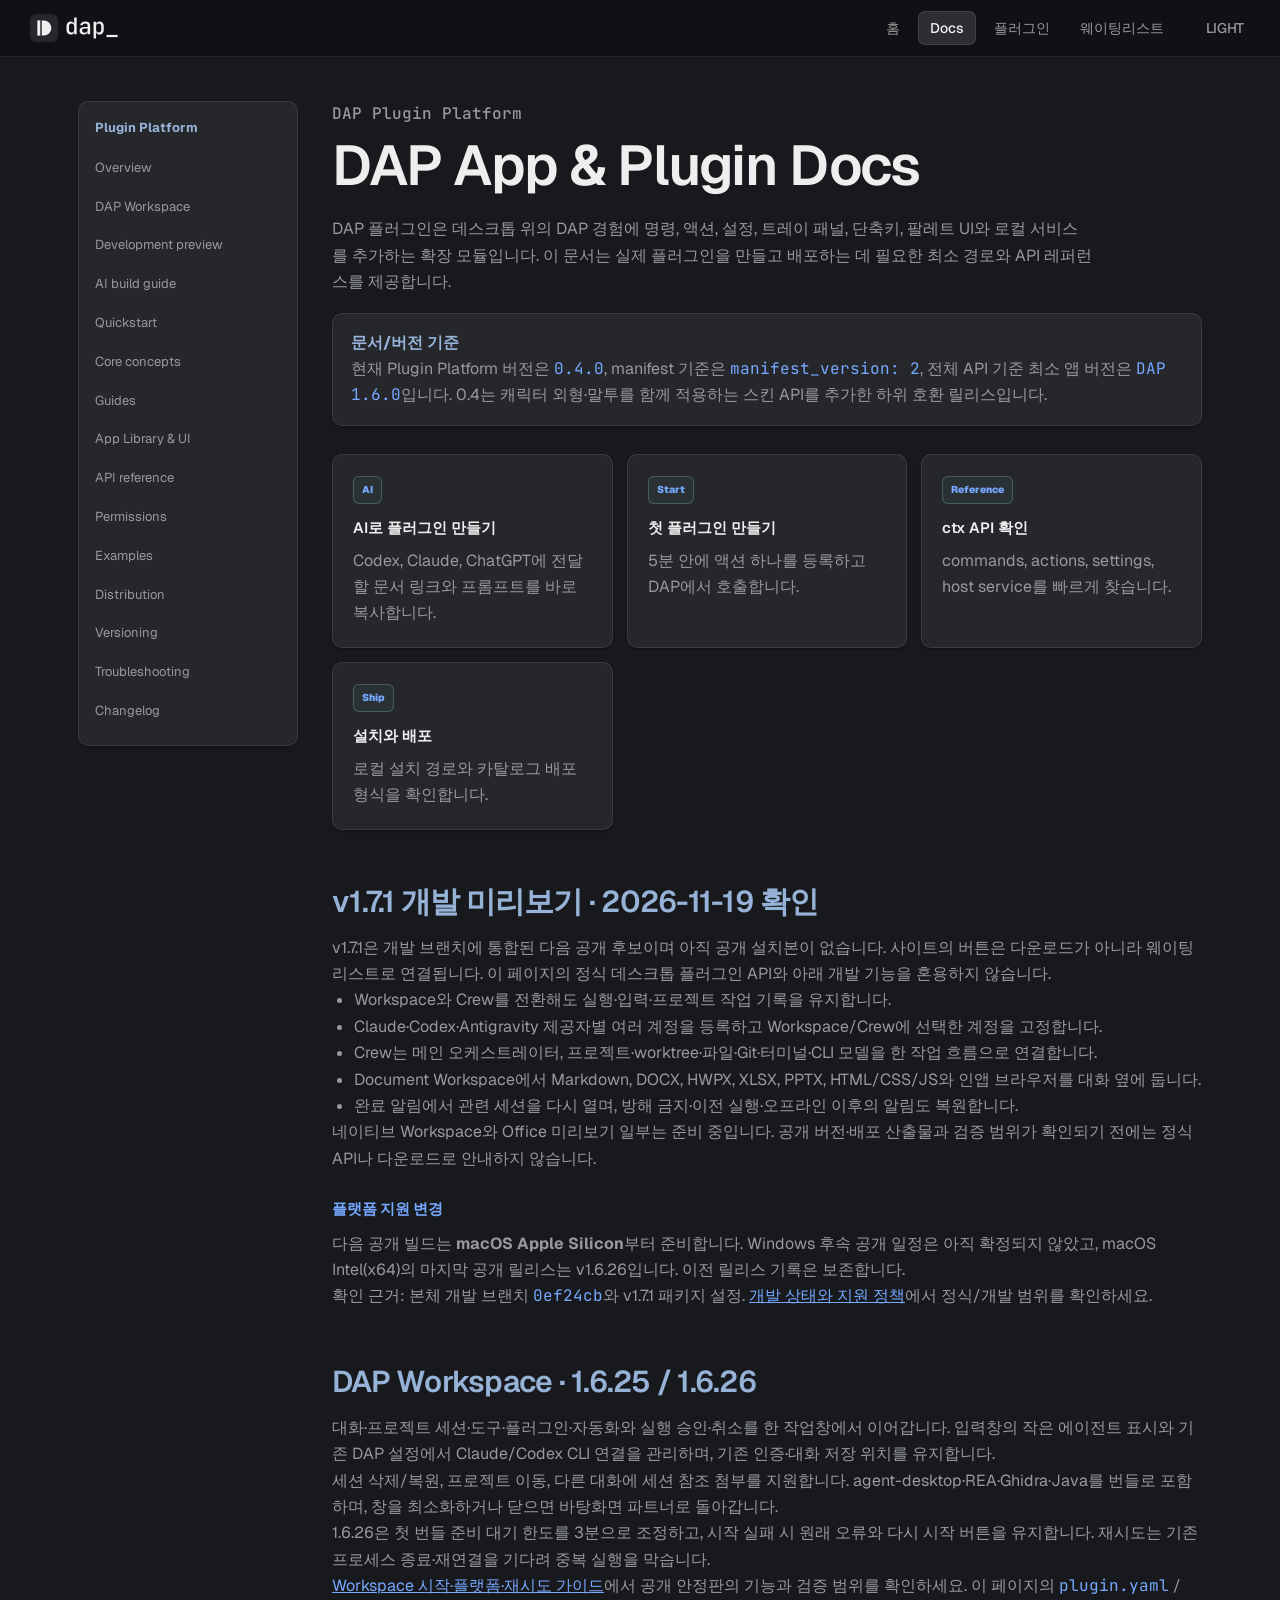
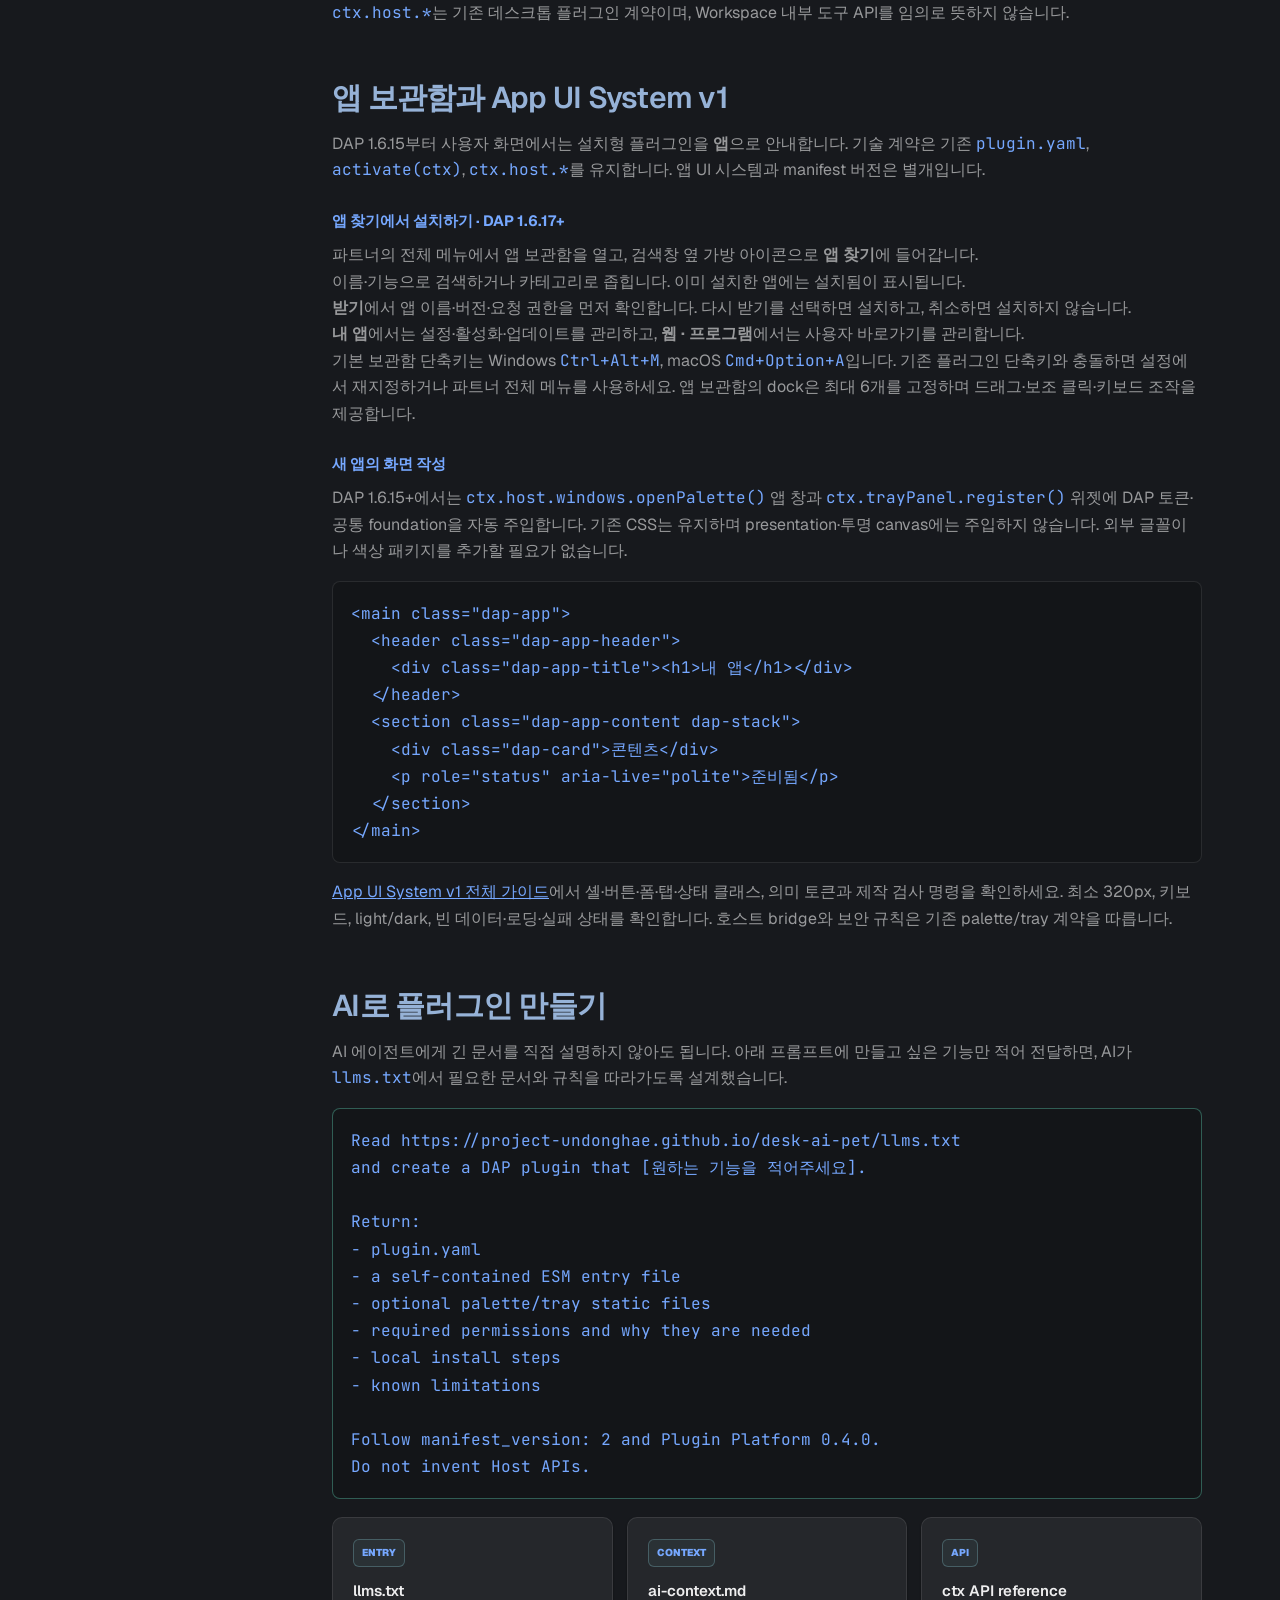
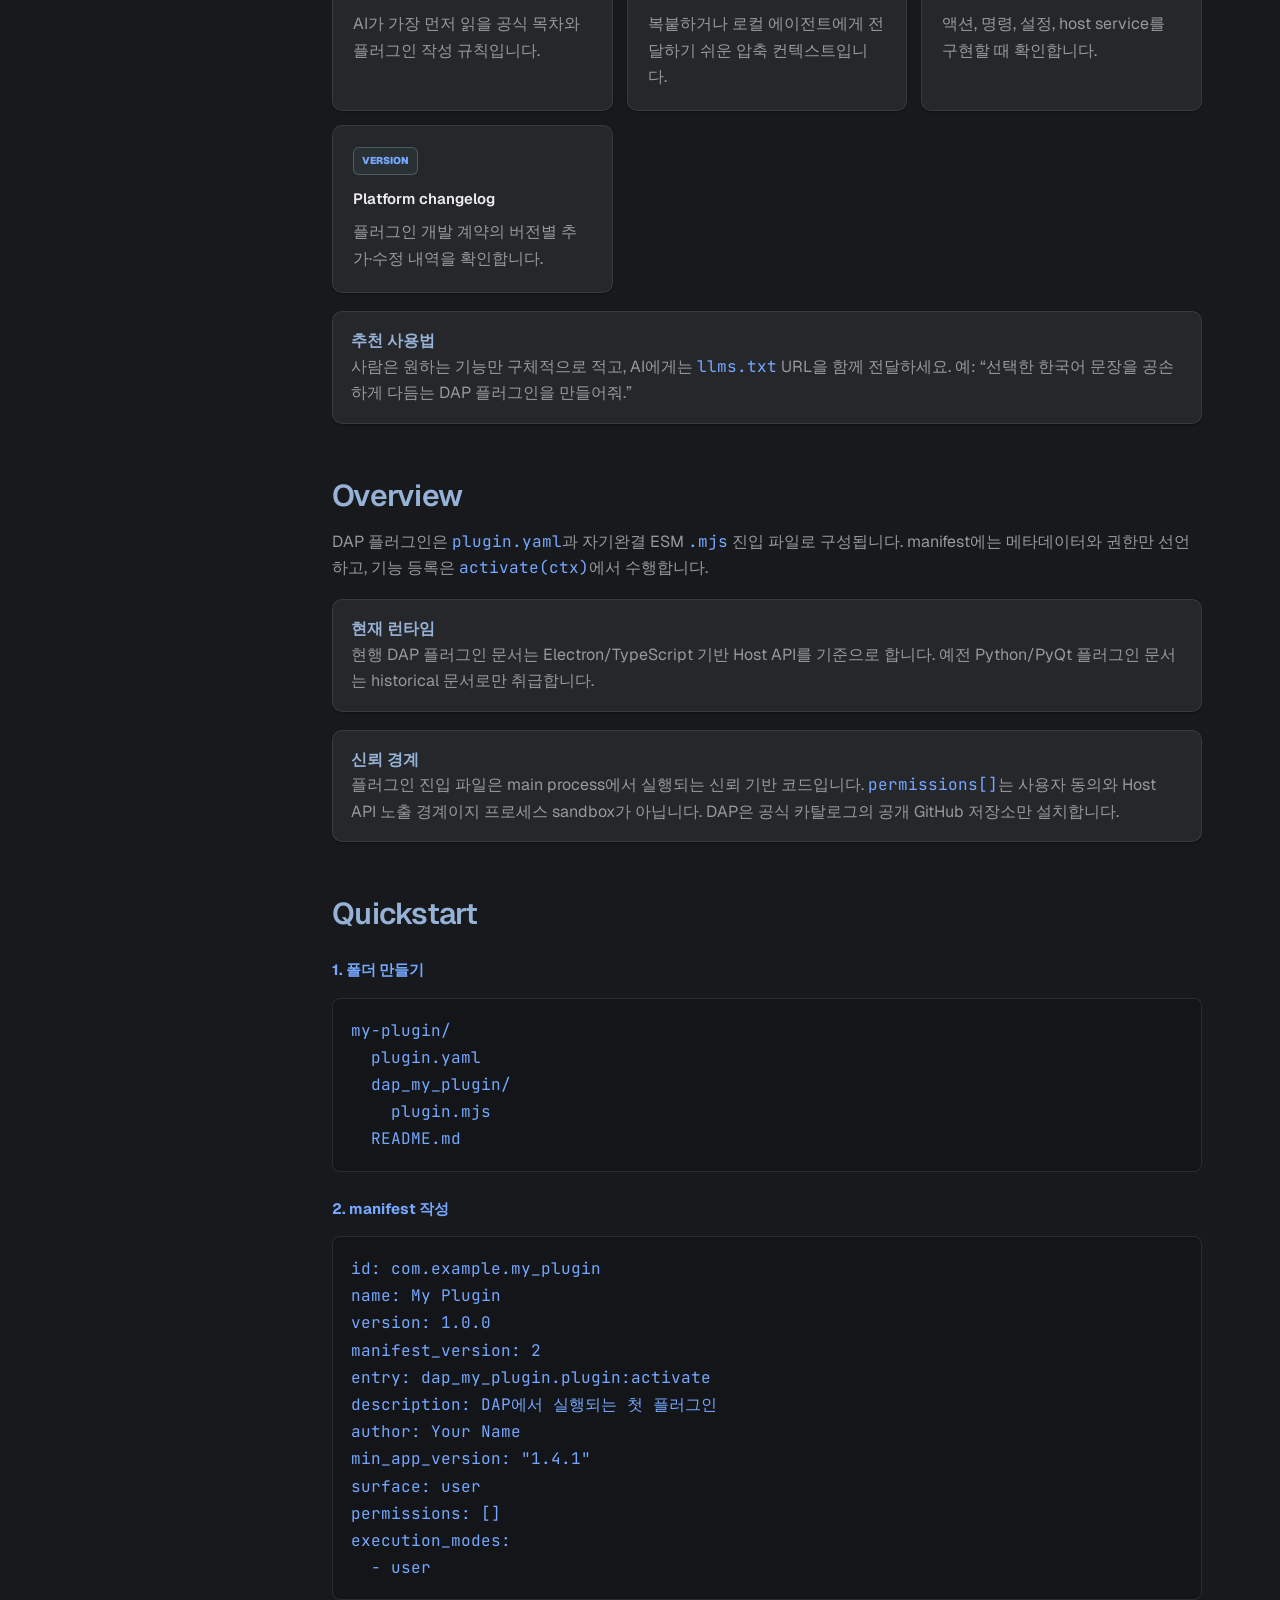
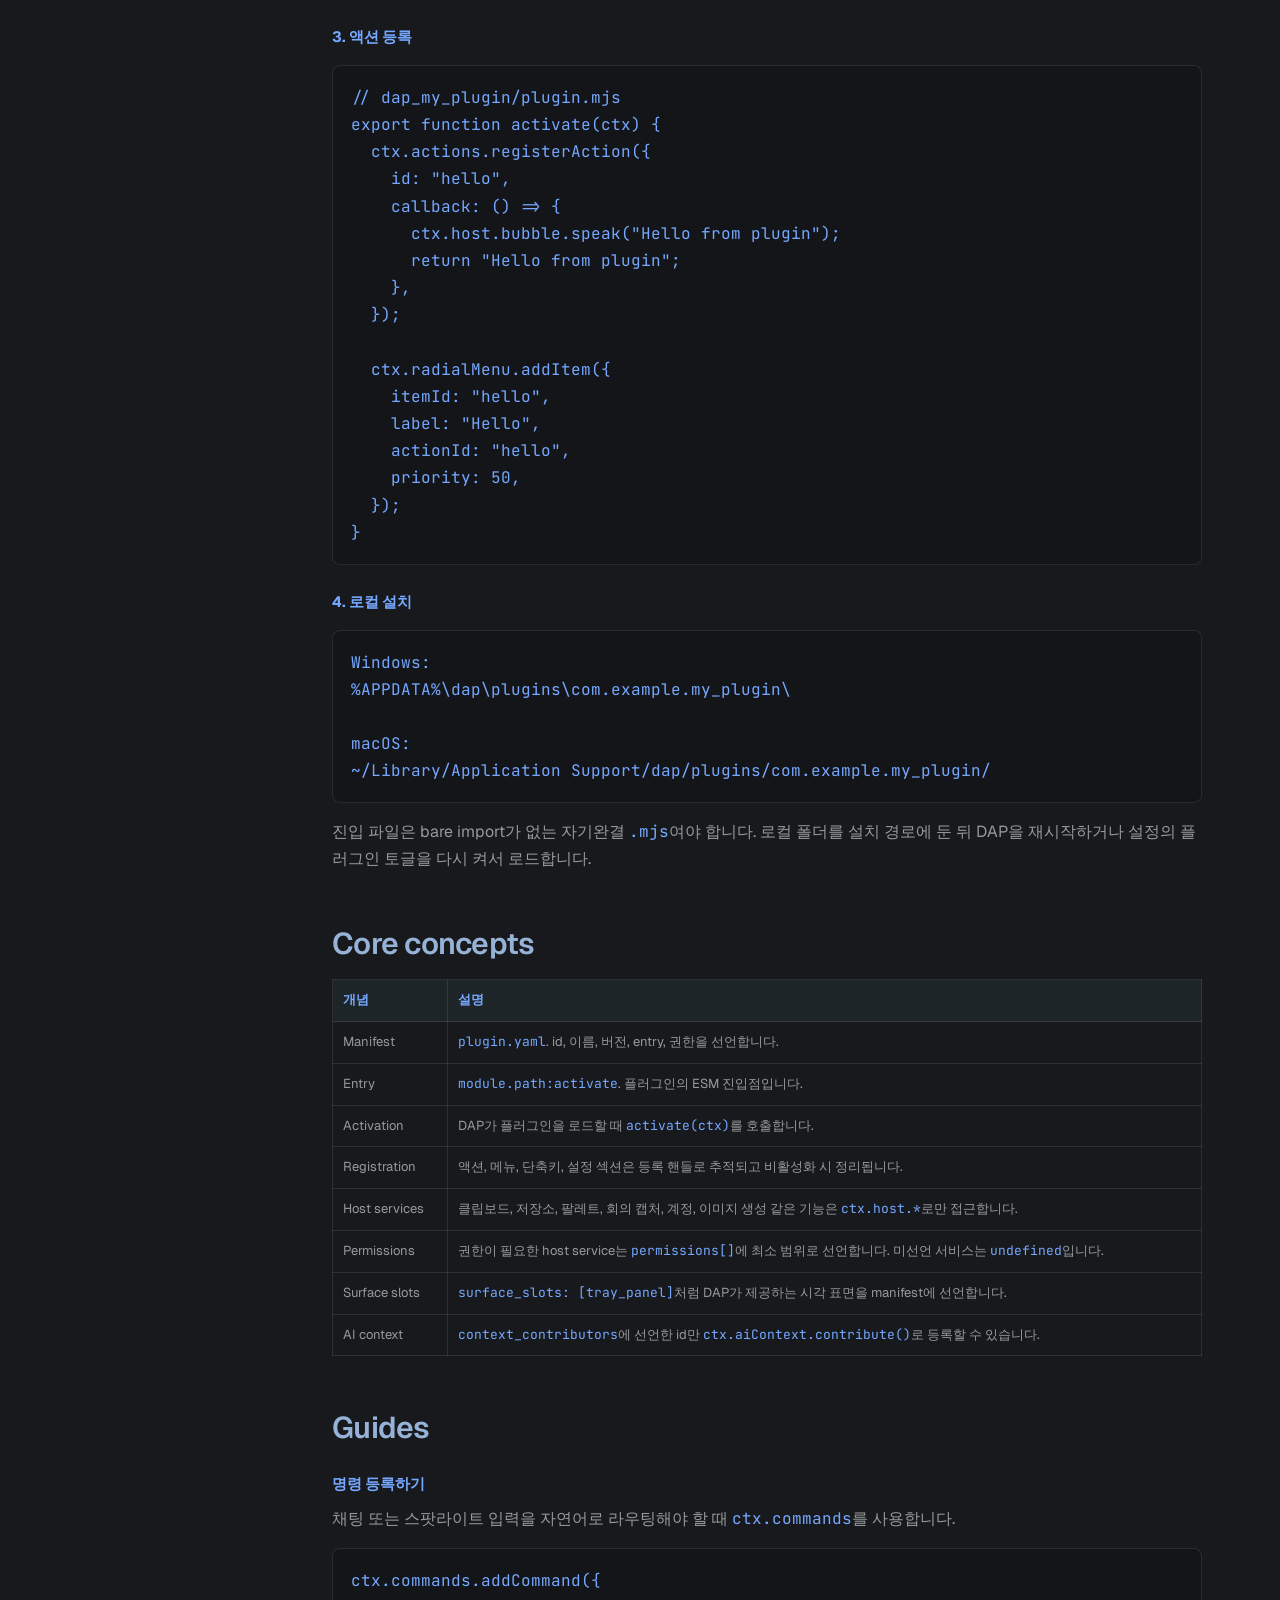
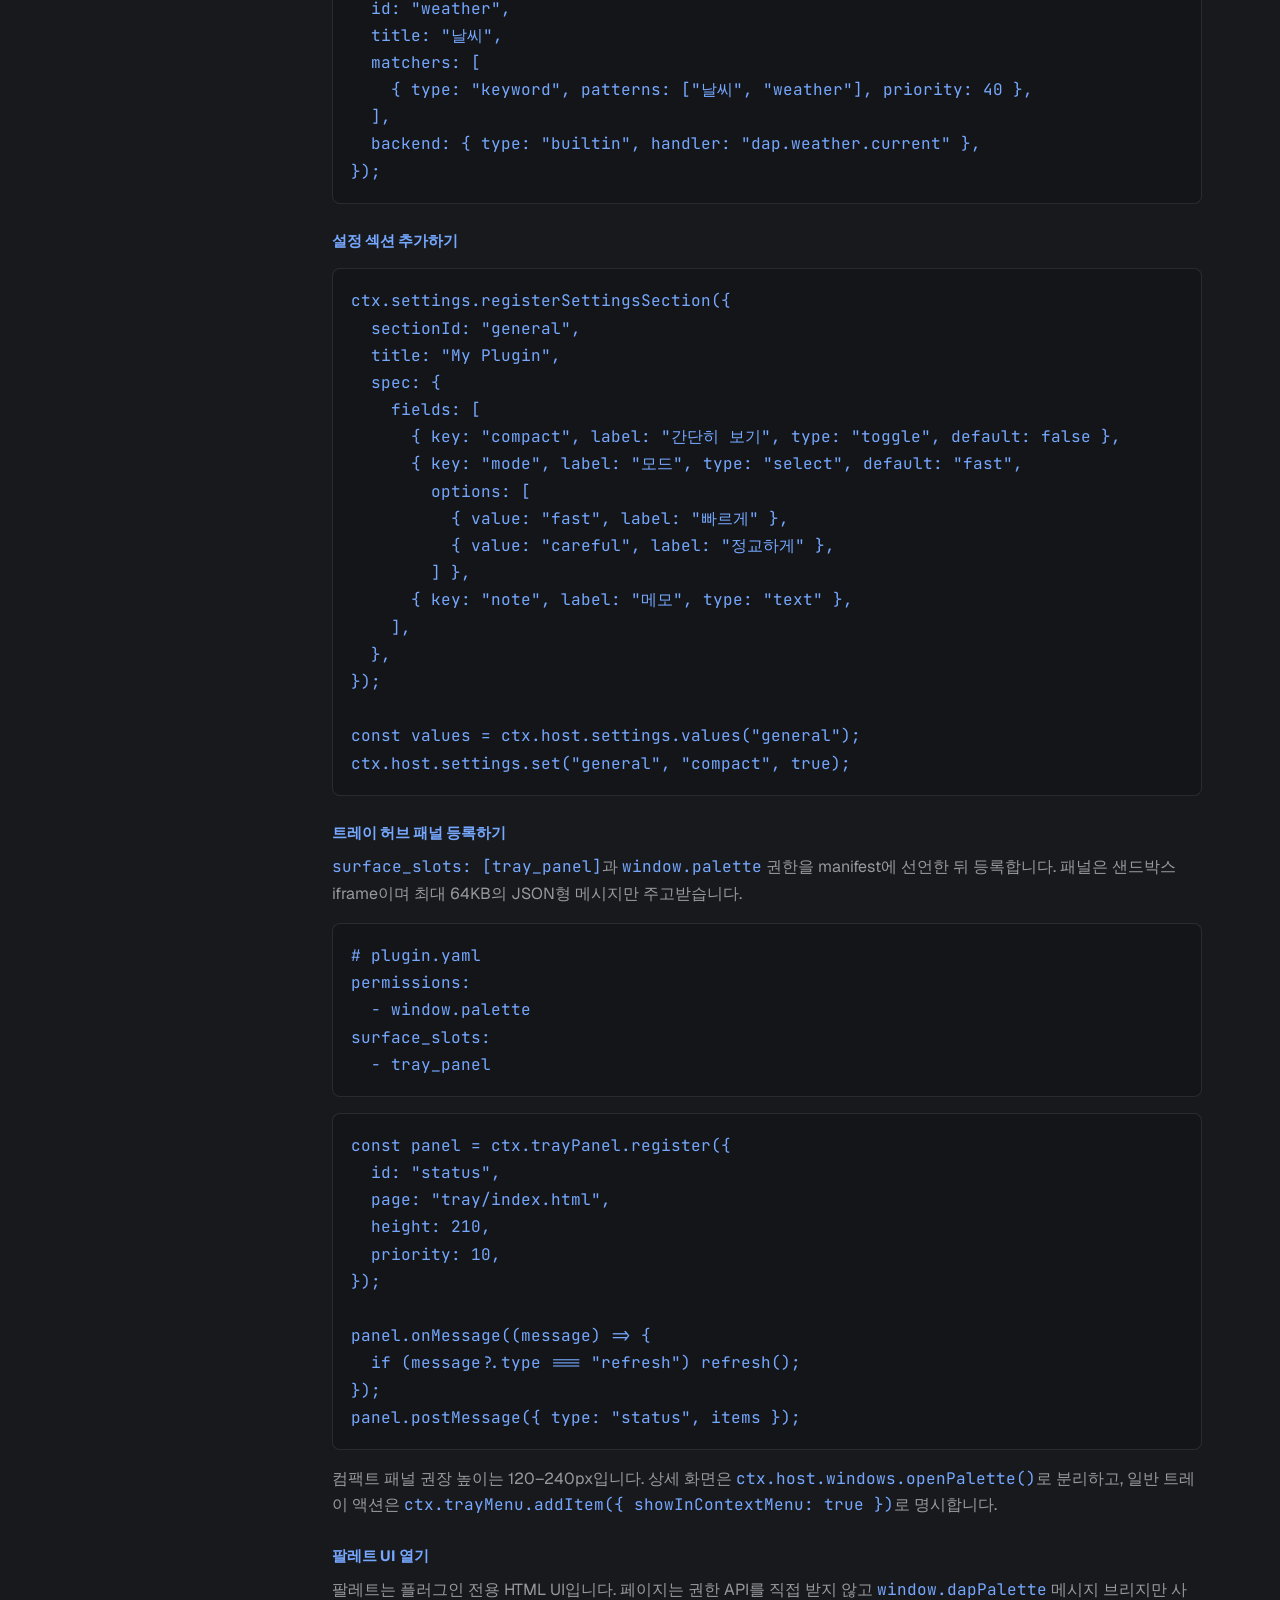
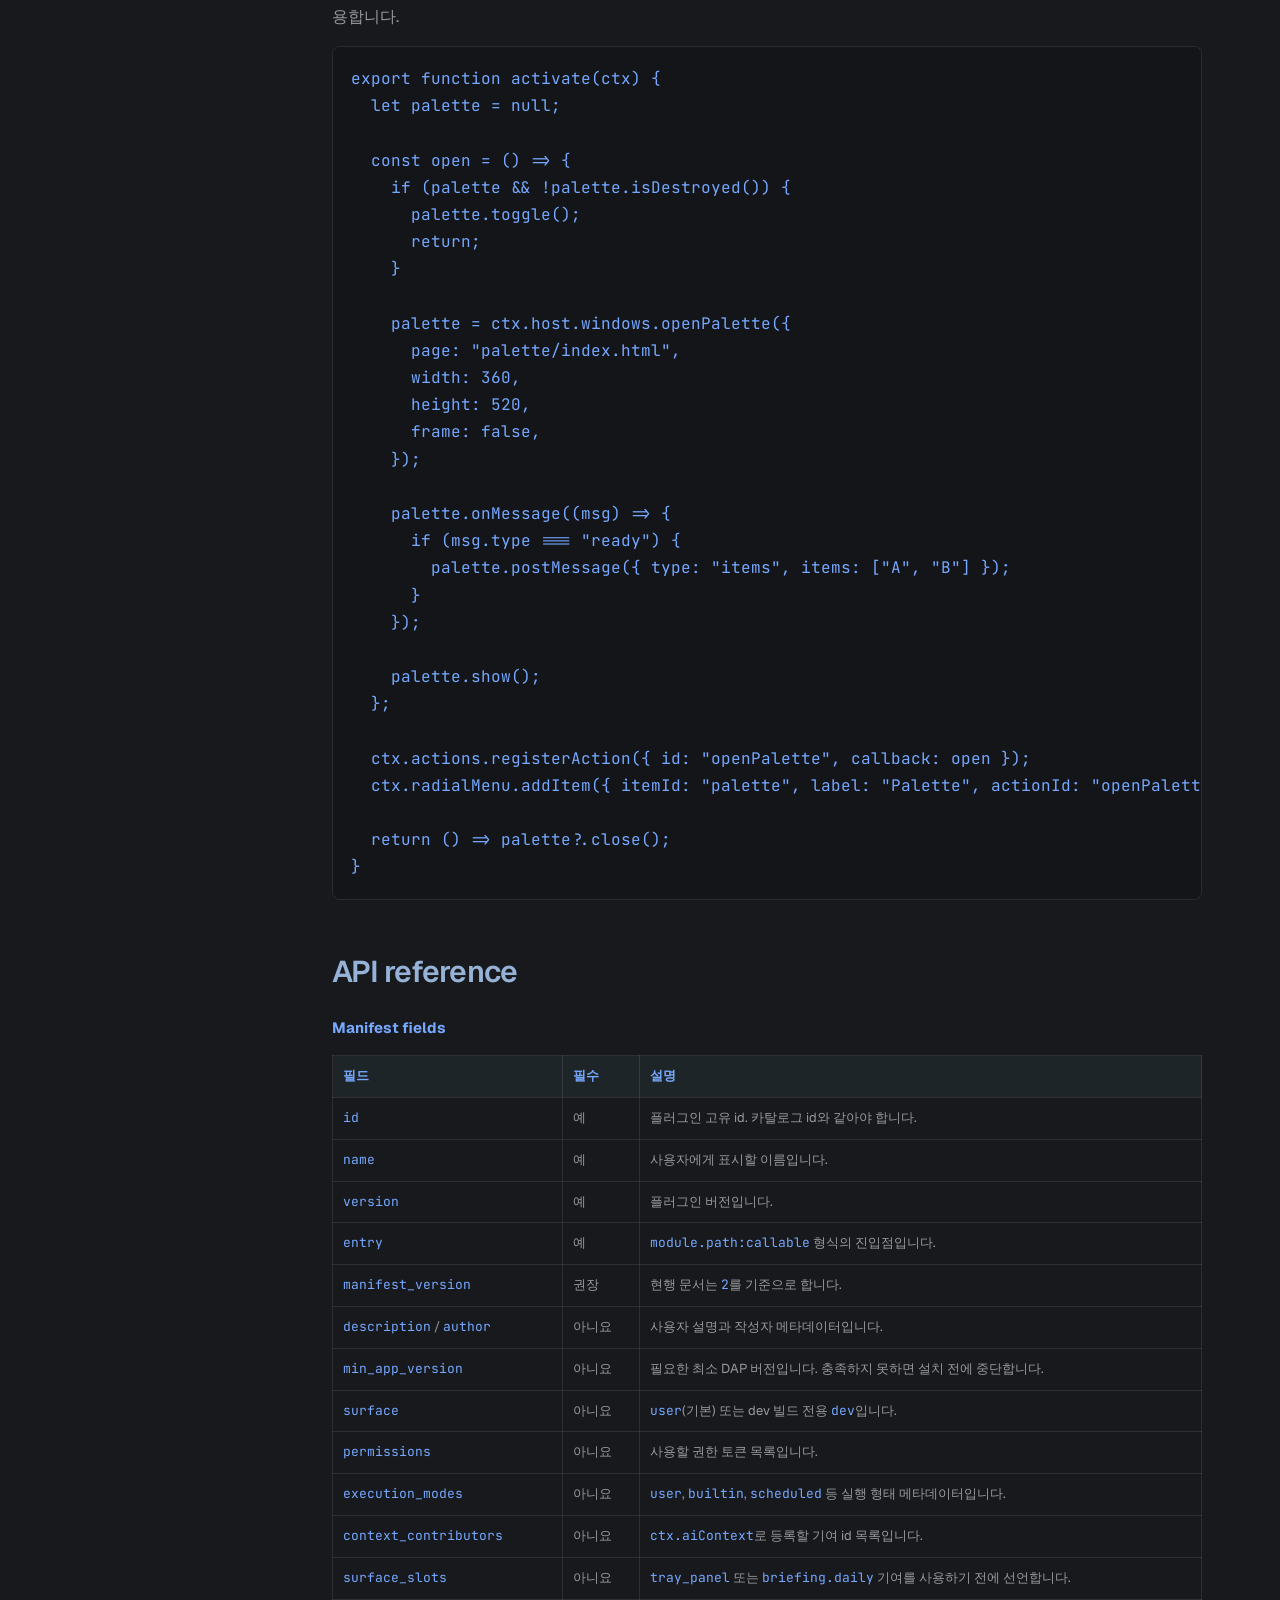
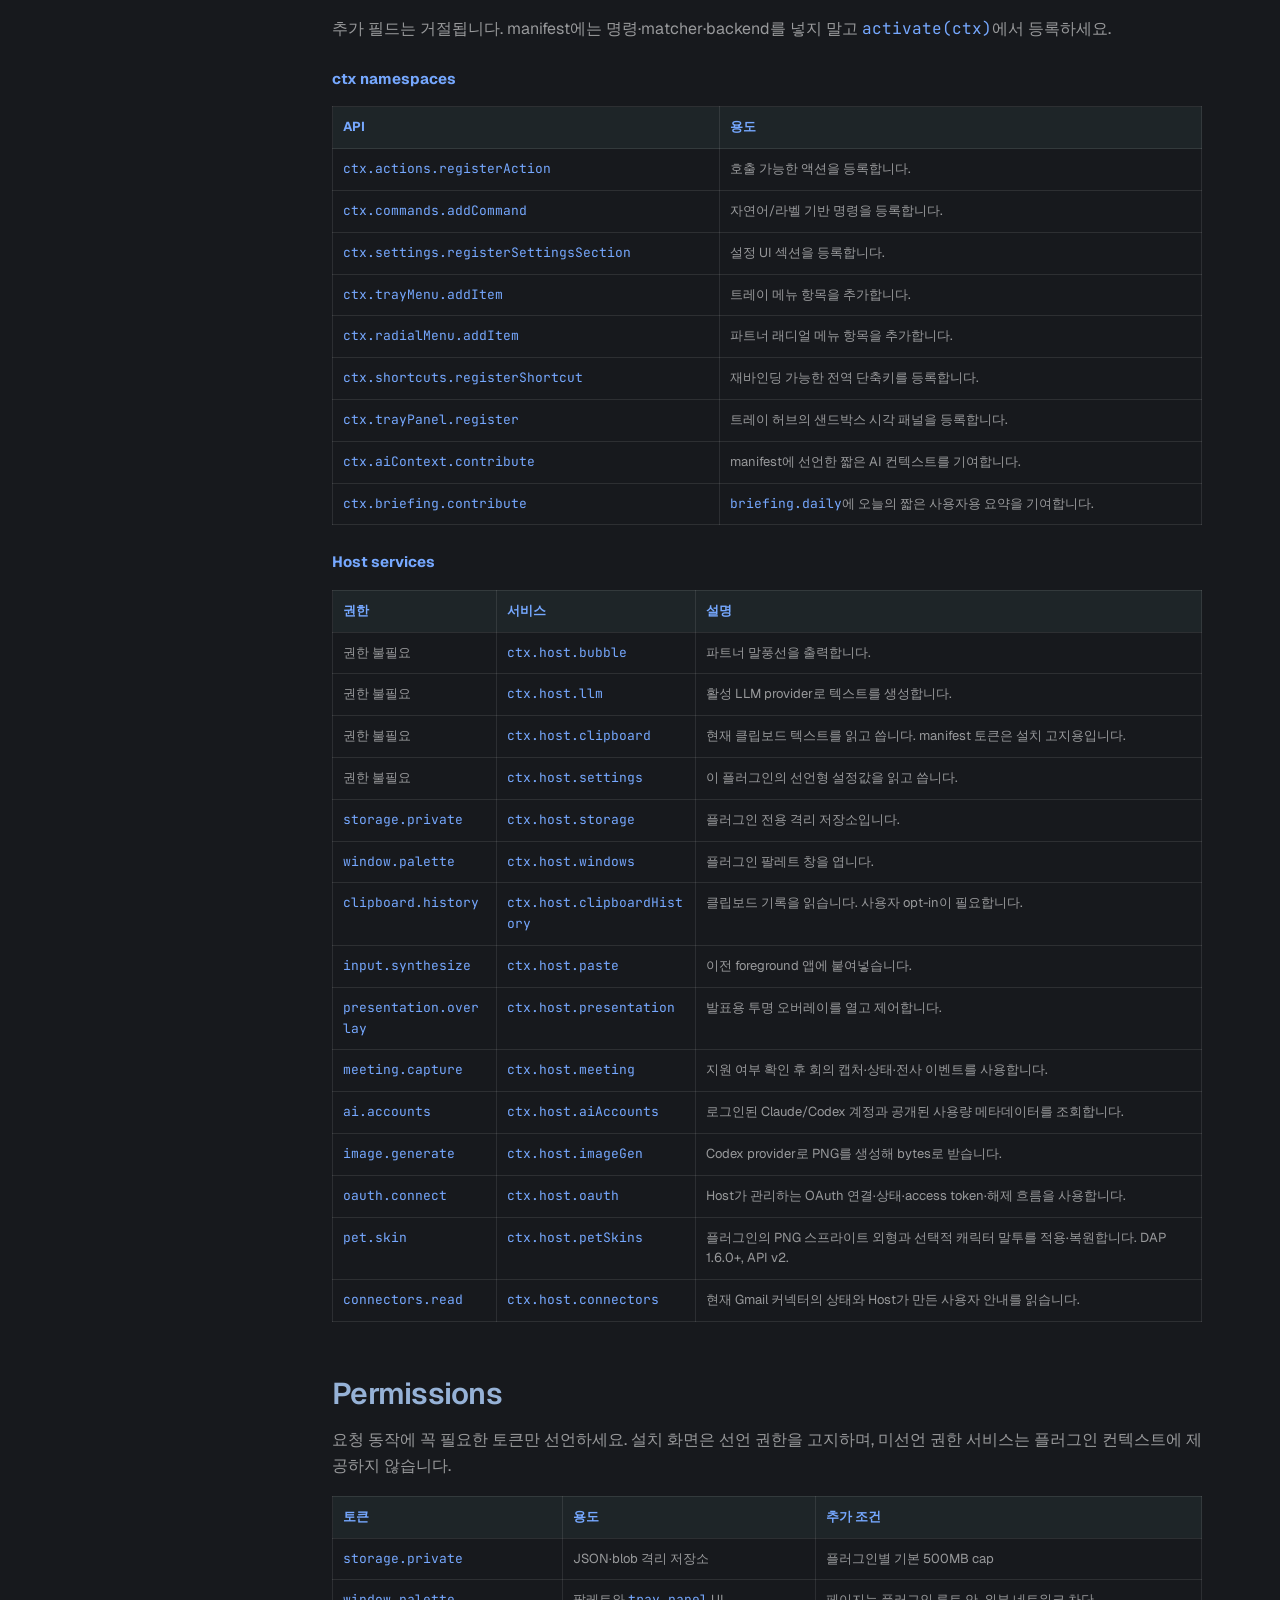
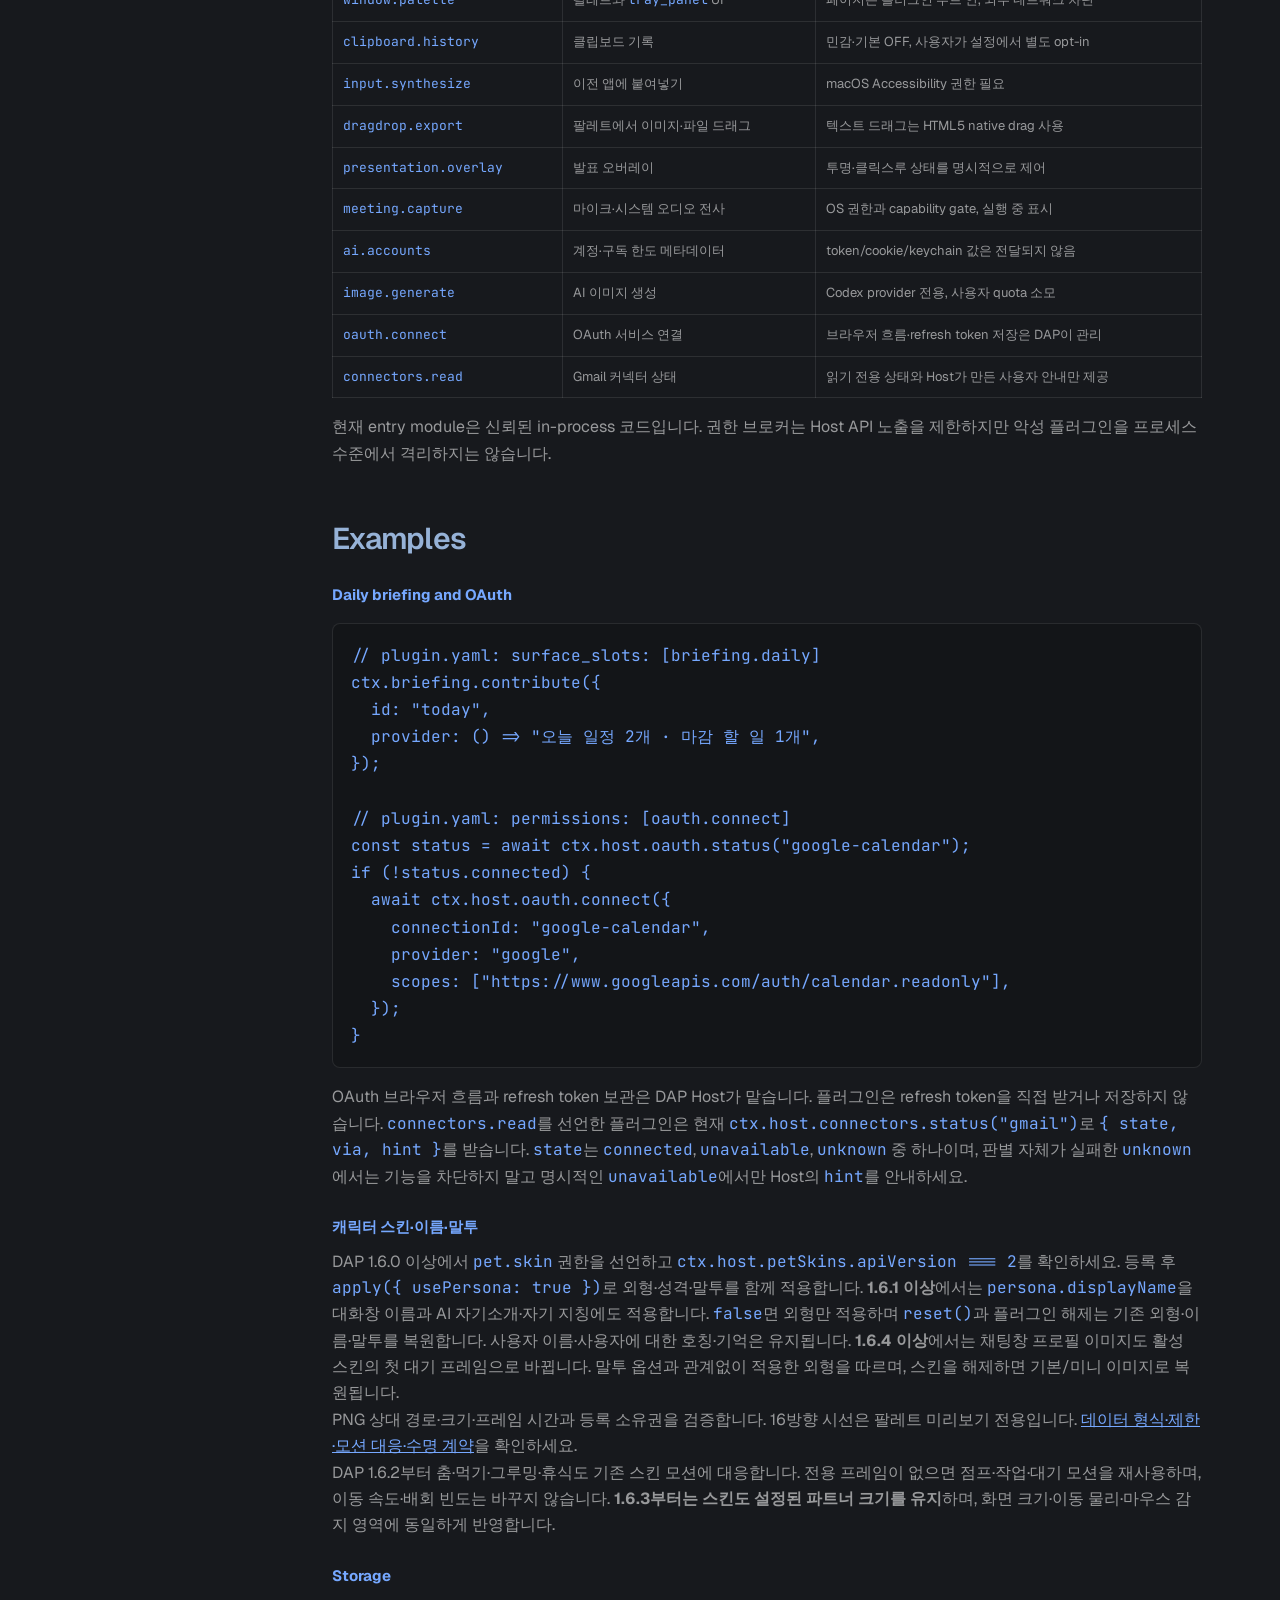
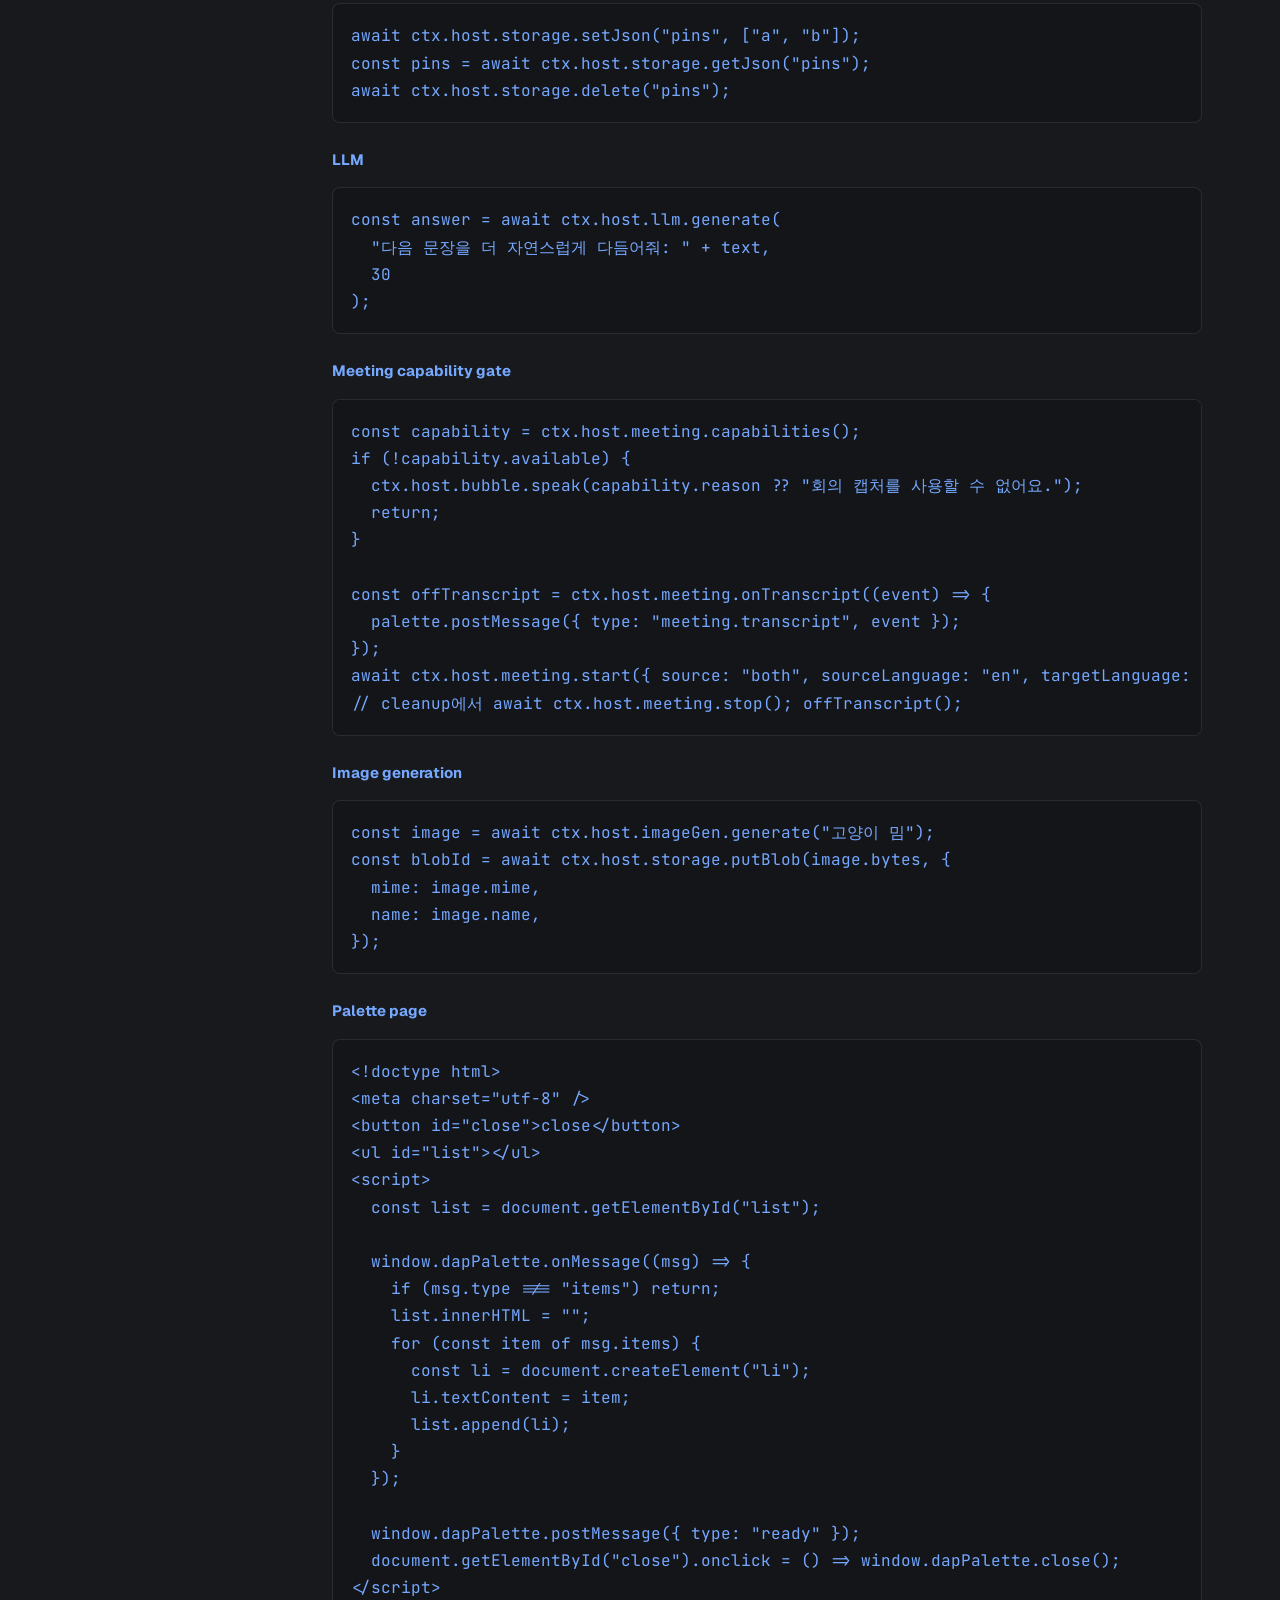
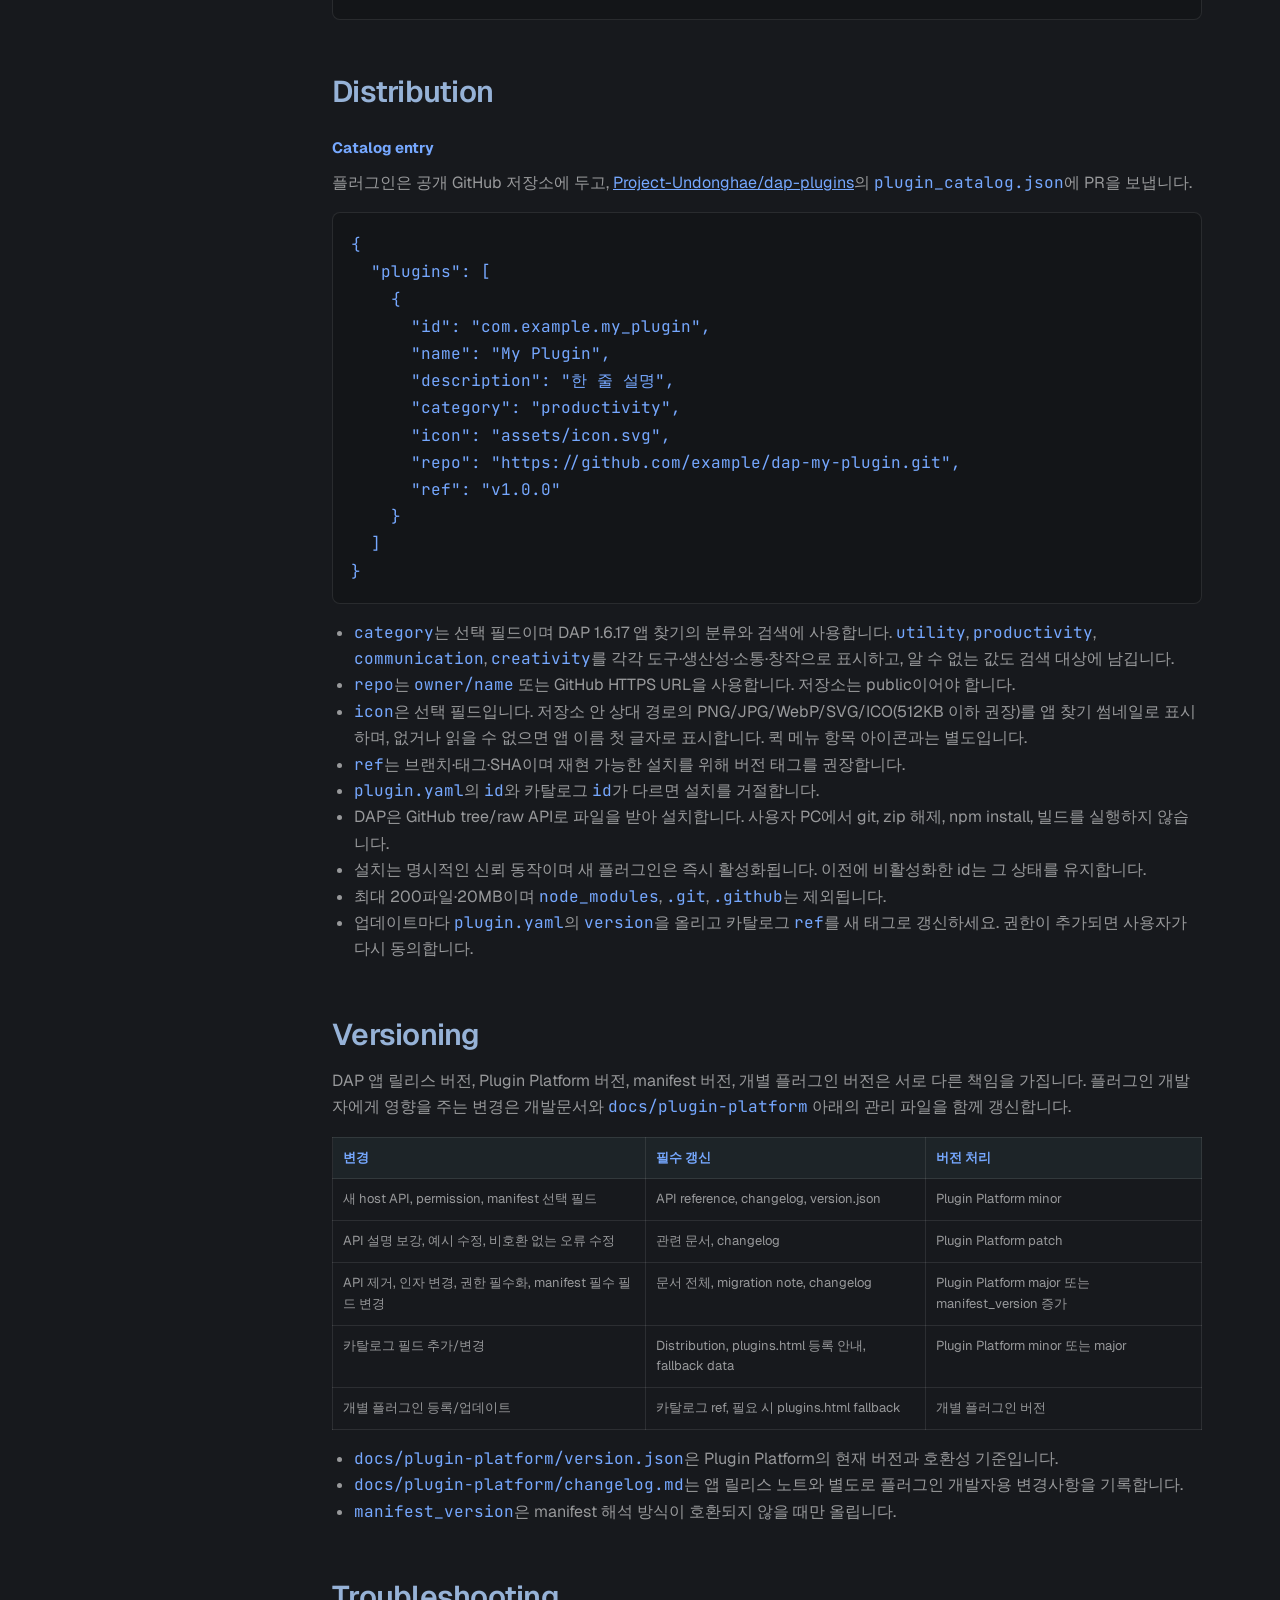
<file: developers.html>
<!DOCTYPE html>
<html lang="ko">
<head>
  <meta charset="UTF-8" />
  <meta name="viewport" content="width=device-width, initial-scale=1.0" />
  <title>DAP Plugin Platform Docs</title>
  <meta name="description" content="DAP v1.7.1 개발 미리보기와 공개 Plugin Platform 0.4, manifest v2, App UI System v1 개발 가이드." />
  <meta name="theme-color" content="#17191D" />
  <link rel="icon" href="favicon.svg" type="image/svg+xml" />
  <link rel="icon" href="favicon.ico" sizes="any" />
  <link rel="icon" href="favicon-32.png" type="image/png" sizes="32x32" />
  <link rel="icon" href="favicon-16.png" type="image/png" sizes="16x16" />
  <link rel="apple-touch-icon" href="favicon-180.png" sizes="180x180" />
  <link rel="manifest" href="site.webmanifest" />
  <link href="https://fonts.googleapis.com/css2?family=Geist:wght@400;500;600;700&amp;family=JetBrains+Mono:wght@500&amp;display=swap" rel="stylesheet">
  <link rel="stylesheet" href="styles.css?v=20261119-actual-app" />
  <script>
    (() => {
      try {
        const saved = localStorage.getItem("dap-theme");
        document.documentElement.dataset.theme = saved === "light" ? "light" : "dark";
      } catch (_) {
        document.documentElement.dataset.theme = "dark";
      }
    })();
  </script>
</head>
<body class="doc-page docs-product-page">
<a class="skip-link" href="#main">본문으로 건너뛰기</a>
<header class="site-nav" aria-label="DAP navigation">
  <a class="site-nav-brand" href="index.html" aria-label="DAP 홈">
    <img class="brand-lockup brand-lockup-dark" src="assets/logo-dap-cursor/dap-lockup-on-dark.svg" alt="" />
    <img class="brand-lockup brand-lockup-light" src="assets/logo-dap-cursor/dap-lockup-on-light.svg" alt="" />
  </a>
  <nav id="site-nav-links">
    <a href="index.html">홈</a>
    <a href="developers.html" aria-current="page">Docs</a>
    <a href="plugins.html">플러그인</a>
    <a href="index.html#waitlist">웨이팅리스트</a>
  </nav>
  <div class="site-nav-actions">
    <button id="theme-toggle" class="theme-toggle" type="button" data-next-theme="light" aria-label="라이트 모드로 전환">LIGHT</button>
  </div>
  <button id="site-nav-menu" class="site-nav-menu" type="button" aria-controls="site-nav-links" aria-expanded="false" aria-label="메뉴 열기">
    <span></span>
    <span></span>
    <span></span>
  </button>
</header>

<main id="main" class="docs-shell">
  <aside class="docs-sidebar" aria-label="Documentation sections">
    <strong>Plugin Platform</strong>
    <a href="#overview">Overview</a>
    <a href="#workspace">DAP Workspace</a>
    <a href="#development-preview">Development preview</a>
    <a href="#ai-build">AI build guide</a>
    <a href="#quickstart">Quickstart</a>
    <a href="#concepts">Core concepts</a>
    <a href="#guides">Guides</a>
    <a href="#app-ui">App Library &amp; UI</a>
    <a href="#reference">API reference</a>
    <a href="#permissions">Permissions</a>
    <a href="#examples">Examples</a>
    <a href="#distribution">Distribution</a>
    <a href="#versioning">Versioning</a>
    <a href="#troubleshooting">Troubleshooting</a>
    <a href="#changelog">Changelog</a>
  </aside>

  <article class="docs-content">
    <p class="docs-eyebrow">DAP Plugin Platform</p>
    <h1>DAP App &amp; Plugin Docs</h1>
    <p class="docs-lead">
      DAP 플러그인은 데스크톱 위의 DAP 경험에 명령, 액션, 설정, 트레이 패널, 단축키, 팔레트 UI와 로컬 서비스를 추가하는 확장 모듈입니다.
      이 문서는 실제 플러그인을 만들고 배포하는 데 필요한 최소 경로와 API 레퍼런스를 제공합니다.
    </p>
    <div class="docs-callout">
      <strong>문서/버전 기준</strong>
      <p>현재 Plugin Platform 버전은 <code>0.4.0</code>, manifest 기준은 <code>manifest_version: 2</code>, 전체 API 기준 최소 앱 버전은 <code>DAP 1.6.0</code>입니다. 0.4는 캐릭터 외형·말투를 함께 적용하는 스킨 API를 추가한 하위 호환 릴리스입니다.</p>
    </div>

    <div class="docs-card-grid" aria-label="Key documentation paths">
      <a href="#ai-build">
        <span>AI</span>
        <strong>AI로 플러그인 만들기</strong>
        <p>Codex, Claude, ChatGPT에 전달할 문서 링크와 프롬프트를 바로 복사합니다.</p>
      </a>
      <a href="#quickstart">
        <span>Start</span>
        <strong>첫 플러그인 만들기</strong>
        <p>5분 안에 액션 하나를 등록하고 DAP에서 호출합니다.</p>
      </a>
      <a href="#reference">
        <span>Reference</span>
        <strong>ctx API 확인</strong>
        <p>commands, actions, settings, host service를 빠르게 찾습니다.</p>
      </a>
      <a href="#distribution">
        <span>Ship</span>
        <strong>설치와 배포</strong>
        <p>로컬 설치 경로와 카탈로그 배포 형식을 확인합니다.</p>
      </a>
    </div>

    <section id="development-preview">
      <h2>v1.7.1 개발 미리보기 · 2026-11-19 확인</h2>
      <p>v1.7.1은 개발 브랜치에 통합된 다음 공개 후보이며 아직 공개 설치본이 없습니다. 사이트의 버튼은 다운로드가 아니라 웨이팅리스트로 연결됩니다. 이 페이지의 정식 데스크톱 플러그인 API와 아래 개발 기능을 혼용하지 않습니다.</p>
      <ul>
        <li>Workspace와 Crew를 전환해도 실행·입력·프로젝트 작업 기록을 유지합니다.</li>
        <li>Claude·Codex·Antigravity 제공자별 여러 계정을 등록하고 Workspace/Crew에 선택한 계정을 고정합니다.</li>
        <li>Crew는 메인 오케스트레이터, 프로젝트·worktree·파일·Git·터미널·CLI 모델을 한 작업 흐름으로 연결합니다.</li>
        <li>Document Workspace에서 Markdown, DOCX, HWPX, XLSX, PPTX, HTML/CSS/JS와 인앱 브라우저를 대화 옆에 둡니다.</li>
        <li>완료 알림에서 관련 세션을 다시 열며, 방해 금지·이전 실행·오프라인 이후의 알림도 복원합니다.</li>
      </ul>
      <p>네이티브 Workspace와 Office 미리보기 일부는 준비 중입니다. 공개 버전·배포 산출물과 검증 범위가 확인되기 전에는 정식 API나 다운로드로 안내하지 않습니다.</p>
      <h3>플랫폼 지원 변경</h3>
      <p>다음 공개 빌드는 <strong>macOS Apple Silicon</strong>부터 준비합니다. Windows 후속 공개 일정은 아직 확정되지 않았고, macOS Intel(x64)의 마지막 공개 릴리스는 v1.6.26입니다. 이전 릴리스 기록은 보존합니다.</p>
      <p>확인 근거: 본체 개발 브랜치 <code>0ef24cb</code>와 v1.7.1 패키지 설정. <a href="docs/plugin-platform/development-preview.md">개발 상태와 지원 정책</a>에서 정식/개발 범위를 확인하세요.</p>
    </section>

    <section id="workspace">
      <h2>DAP Workspace · 1.6.25 / 1.6.26</h2>
      <p>대화·프로젝트 세션·도구·플러그인·자동화와 실행 승인·취소를 한 작업창에서 이어갑니다. 입력창의 작은 에이전트 표시와 기존 DAP 설정에서 Claude/Codex CLI 연결을 관리하며, 기존 인증·대화 저장 위치를 유지합니다.</p>
      <p>세션 삭제/복원, 프로젝트 이동, 다른 대화에 세션 참조 첨부를 지원합니다. agent-desktop·REA·Ghidra·Java를 번들로 포함하며, 창을 최소화하거나 닫으면 바탕화면 파트너로 돌아갑니다.</p>
      <p>1.6.26은 첫 번들 준비 대기 한도를 3분으로 조정하고, 시작 실패 시 원래 오류와 다시 시작 버튼을 유지합니다. 재시도는 기존 프로세스 종료·재연결을 기다려 중복 실행을 막습니다.</p>
      <p><a href="docs/plugin-platform/workspace.md">Workspace 시작·플랫폼·재시도 가이드</a>에서 공개 안정판의 기능과 검증 범위를 확인하세요. 이 페이지의 <code>plugin.yaml</code> / <code>ctx.host.*</code>는 기존 데스크톱 플러그인 계약이며, Workspace 내부 도구 API를 임의로 뜻하지 않습니다.</p>
    </section>

    <section id="app-ui">
      <h2>앱 보관함과 App UI System v1</h2>
      <p>DAP 1.6.15부터 사용자 화면에서는 설치형 플러그인을 <strong>앱</strong>으로 안내합니다. 기술 계약은 기존 <code>plugin.yaml</code>, <code>activate(ctx)</code>, <code>ctx.host.*</code>를 유지합니다. 앱 UI 시스템과 manifest 버전은 별개입니다.</p>
      <h3>앱 찾기에서 설치하기 · DAP 1.6.17+</h3>
      <ol>
        <li>파트너의 전체 메뉴에서 앱 보관함을 열고, 검색창 옆 가방 아이콘으로 <strong>앱 찾기</strong>에 들어갑니다.</li>
        <li>이름·기능으로 검색하거나 카테고리로 좁힙니다. 이미 설치한 앱에는 설치됨이 표시됩니다.</li>
        <li><strong>받기</strong>에서 앱 이름·버전·요청 권한을 먼저 확인합니다. 다시 받기를 선택하면 설치하고, 취소하면 설치하지 않습니다.</li>
        <li><strong>내 앱</strong>에서는 설정·활성화·업데이트를 관리하고, <strong>웹 · 프로그램</strong>에서는 사용자 바로가기를 관리합니다.</li>
      </ol>
      <p>기본 보관함 단축키는 Windows <code>Ctrl+Alt+M</code>, macOS <code>Cmd+Option+A</code>입니다. 기존 플러그인 단축키와 충돌하면 설정에서 재지정하거나 파트너 전체 메뉴를 사용하세요. 앱 보관함의 dock은 최대 6개를 고정하며 드래그·보조 클릭·키보드 조작을 제공합니다.</p>
      <h3>새 앱의 화면 작성</h3>
      <p>DAP 1.6.15+에서는 <code>ctx.host.windows.openPalette()</code> 앱 창과 <code>ctx.trayPanel.register()</code> 위젯에 DAP 토큰·공통 foundation을 자동 주입합니다. 기존 CSS는 유지하며 presentation·투명 canvas에는 주입하지 않습니다. 외부 글꼴이나 색상 패키지를 추가할 필요가 없습니다.</p>
      <pre><code>&lt;main class="dap-app"&gt;
  &lt;header class="dap-app-header"&gt;
    &lt;div class="dap-app-title"&gt;&lt;h1&gt;내 앱&lt;/h1&gt;&lt;/div&gt;
  &lt;/header&gt;
  &lt;section class="dap-app-content dap-stack"&gt;
    &lt;div class="dap-card"&gt;콘텐츠&lt;/div&gt;
    &lt;p role="status" aria-live="polite"&gt;준비됨&lt;/p&gt;
  &lt;/section&gt;
&lt;/main&gt;</code></pre>
      <p><a href="docs/plugin-platform/app-ui.md">App UI System v1 전체 가이드</a>에서 셸·버튼·폼·탭·상태 클래스, 의미 토큰과 제작 검사 명령을 확인하세요. 최소 320px, 키보드, light/dark, 빈 데이터·로딩·실패 상태를 확인합니다. 호스트 bridge와 보안 규칙은 기존 palette/tray 계약을 따릅니다.</p>
    </section>

    <section id="ai-build" class="docs-ai-guide">
      <h2>AI로 플러그인 만들기</h2>
      <p>
        AI 에이전트에게 긴 문서를 직접 설명하지 않아도 됩니다.
        아래 프롬프트에 만들고 싶은 기능만 적어 전달하면, AI가 <code>llms.txt</code>에서 필요한 문서와 규칙을 따라가도록 설계했습니다.
      </p>
      <div class="docs-copy-prompt" aria-label="AI prompt for DAP plugin development">
        <pre><code>Read https://project-undonghae.github.io/desk-ai-pet/llms.txt
and create a DAP plugin that [원하는 기능을 적어주세요].

Return:
- plugin.yaml
- a self-contained ESM entry file
- optional palette/tray static files
- required permissions and why they are needed
- local install steps
- known limitations

Follow manifest_version: 2 and Plugin Platform 0.4.0.
Do not invent Host APIs.</code></pre>
      </div>
      <div class="docs-card-grid docs-ai-links" aria-label="AI-readable documentation">
        <a href="llms.txt">
          <span>ENTRY</span>
          <strong>llms.txt</strong>
          <p>AI가 가장 먼저 읽을 공식 목차와 플러그인 작성 규칙입니다.</p>
        </a>
        <a href="docs/plugin-platform/ai-context.md">
          <span>CONTEXT</span>
          <strong>ai-context.md</strong>
          <p>복붙하거나 로컬 에이전트에게 전달하기 쉬운 압축 컨텍스트입니다.</p>
        </a>
        <a href="#reference">
          <span>API</span>
          <strong>ctx API reference</strong>
          <p>액션, 명령, 설정, host service를 구현할 때 확인합니다.</p>
        </a>
        <a href="docs/plugin-platform/changelog.md">
          <span>VERSION</span>
          <strong>Platform changelog</strong>
          <p>플러그인 개발 계약의 버전별 추가·수정 내역을 확인합니다.</p>
        </a>
      </div>
      <div class="docs-callout">
        <strong>추천 사용법</strong>
        <p>사람은 원하는 기능만 구체적으로 적고, AI에게는 <code>llms.txt</code> URL을 함께 전달하세요. 예: “선택한 한국어 문장을 공손하게 다듬는 DAP 플러그인을 만들어줘.”</p>
      </div>
    </section>

    <section id="overview">
      <h2>Overview</h2>
      <p>
        DAP 플러그인은 <code>plugin.yaml</code>과 자기완결 ESM <code>.mjs</code> 진입 파일로 구성됩니다.
        manifest에는 메타데이터와 권한만 선언하고, 기능 등록은 <code>activate(ctx)</code>에서 수행합니다.
      </p>
      <div class="docs-callout">
        <strong>현재 런타임</strong>
        <p>현행 DAP 플러그인 문서는 Electron/TypeScript 기반 Host API를 기준으로 합니다. 예전 Python/PyQt 플러그인 문서는 historical 문서로만 취급합니다.</p>
      </div>
      <div class="docs-callout">
        <strong>신뢰 경계</strong>
        <p>플러그인 진입 파일은 main process에서 실행되는 신뢰 기반 코드입니다. <code>permissions[]</code>는 사용자 동의와 Host API 노출 경계이지 프로세스 sandbox가 아닙니다. DAP은 공식 카탈로그의 공개 GitHub 저장소만 설치합니다.</p>
      </div>
    </section>

    <section id="quickstart">
      <h2>Quickstart</h2>
      <h3>1. 폴더 만들기</h3>
      <pre><code>my-plugin/
  plugin.yaml
  dap_my_plugin/
    plugin.mjs
  README.md</code></pre>

      <h3>2. manifest 작성</h3>
      <pre><code>id: com.example.my_plugin
name: My Plugin
version: 1.0.0
manifest_version: 2
entry: dap_my_plugin.plugin:activate
description: DAP에서 실행되는 첫 플러그인
author: Your Name
min_app_version: "1.4.1"
surface: user
permissions: []
execution_modes:
  - user</code></pre>

      <h3>3. 액션 등록</h3>
      <pre><code>// dap_my_plugin/plugin.mjs
export function activate(ctx) {
  ctx.actions.registerAction({
    id: "hello",
    callback: () => {
      ctx.host.bubble.speak("Hello from plugin");
      return "Hello from plugin";
    },
  });

  ctx.radialMenu.addItem({
    itemId: "hello",
    label: "Hello",
    actionId: "hello",
    priority: 50,
  });
}</code></pre>

      <h3>4. 로컬 설치</h3>
      <pre><code>Windows:
%APPDATA%\dap\plugins\com.example.my_plugin\

macOS:
~/Library/Application Support/dap/plugins/com.example.my_plugin/</code></pre>
      <p>진입 파일은 bare import가 없는 자기완결 <code>.mjs</code>여야 합니다. 로컬 폴더를 설치 경로에 둔 뒤 DAP을 재시작하거나 설정의 플러그인 토글을 다시 켜서 로드합니다.</p>
    </section>

    <section id="concepts">
      <h2>Core concepts</h2>
      <table>
        <tr><th>개념</th><th>설명</th></tr>
        <tr><td>Manifest</td><td><code>plugin.yaml</code>. id, 이름, 버전, entry, 권한을 선언합니다.</td></tr>
        <tr><td>Entry</td><td><code>module.path:activate</code>. 플러그인의 ESM 진입점입니다.</td></tr>
        <tr><td>Activation</td><td>DAP가 플러그인을 로드할 때 <code>activate(ctx)</code>를 호출합니다.</td></tr>
        <tr><td>Registration</td><td>액션, 메뉴, 단축키, 설정 섹션은 등록 핸들로 추적되고 비활성화 시 정리됩니다.</td></tr>
        <tr><td>Host services</td><td>클립보드, 저장소, 팔레트, 회의 캡처, 계정, 이미지 생성 같은 기능은 <code>ctx.host.*</code>로만 접근합니다.</td></tr>
        <tr><td>Permissions</td><td>권한이 필요한 host service는 <code>permissions[]</code>에 최소 범위로 선언합니다. 미선언 서비스는 <code>undefined</code>입니다.</td></tr>
        <tr><td>Surface slots</td><td><code>surface_slots: [tray_panel]</code>처럼 DAP가 제공하는 시각 표면을 manifest에 선언합니다.</td></tr>
        <tr><td>AI context</td><td><code>context_contributors</code>에 선언한 id만 <code>ctx.aiContext.contribute()</code>로 등록할 수 있습니다.</td></tr>
      </table>
    </section>

    <section id="guides">
      <h2>Guides</h2>

      <h3>명령 등록하기</h3>
      <p>채팅 또는 스팟라이트 입력을 자연어로 라우팅해야 할 때 <code>ctx.commands</code>를 사용합니다.</p>
      <pre><code>ctx.commands.addCommand({
  id: "weather",
  title: "날씨",
  matchers: [
    { type: "keyword", patterns: ["날씨", "weather"], priority: 40 },
  ],
  backend: { type: "builtin", handler: "dap.weather.current" },
});</code></pre>

      <h3>설정 섹션 추가하기</h3>
      <pre><code>ctx.settings.registerSettingsSection({
  sectionId: "general",
  title: "My Plugin",
  spec: {
    fields: [
      { key: "compact", label: "간단히 보기", type: "toggle", default: false },
      { key: "mode", label: "모드", type: "select", default: "fast",
        options: [
          { value: "fast", label: "빠르게" },
          { value: "careful", label: "정교하게" },
        ] },
      { key: "note", label: "메모", type: "text" },
    ],
  },
});

const values = ctx.host.settings.values("general");
ctx.host.settings.set("general", "compact", true);</code></pre>

      <h3>트레이 허브 패널 등록하기</h3>
      <p><code>surface_slots: [tray_panel]</code>과 <code>window.palette</code> 권한을 manifest에 선언한 뒤 등록합니다. 패널은 샌드박스 iframe이며 최대 64KB의 JSON형 메시지만 주고받습니다.</p>
      <pre><code># plugin.yaml
permissions:
  - window.palette
surface_slots:
  - tray_panel</code></pre>
      <pre><code>const panel = ctx.trayPanel.register({
  id: "status",
  page: "tray/index.html",
  height: 210,
  priority: 10,
});

panel.onMessage((message) => {
  if (message?.type === "refresh") refresh();
});
panel.postMessage({ type: "status", items });</code></pre>
      <p>컴팩트 패널 권장 높이는 120–240px입니다. 상세 화면은 <code>ctx.host.windows.openPalette()</code>로 분리하고, 일반 트레이 액션은 <code>ctx.trayMenu.addItem({ showInContextMenu: true })</code>로 명시합니다.</p>

      <h3>팔레트 UI 열기</h3>
      <p>팔레트는 플러그인 전용 HTML UI입니다. 페이지는 권한 API를 직접 받지 않고 <code>window.dapPalette</code> 메시지 브리지만 사용합니다.</p>
      <pre><code>export function activate(ctx) {
  let palette = null;

  const open = () => {
    if (palette && !palette.isDestroyed()) {
      palette.toggle();
      return;
    }

    palette = ctx.host.windows.openPalette({
      page: "palette/index.html",
      width: 360,
      height: 520,
      frame: false,
    });

    palette.onMessage((msg) => {
      if (msg.type === "ready") {
        palette.postMessage({ type: "items", items: ["A", "B"] });
      }
    });

    palette.show();
  };

  ctx.actions.registerAction({ id: "openPalette", callback: open });
  ctx.radialMenu.addItem({ itemId: "palette", label: "Palette", actionId: "openPalette" });

  return () => palette?.close();
}</code></pre>
    </section>

    <section id="reference">
      <h2>API reference</h2>

      <h3>Manifest fields</h3>
      <table>
        <tr><th>필드</th><th>필수</th><th>설명</th></tr>
        <tr><td><code>id</code></td><td>예</td><td>플러그인 고유 id. 카탈로그 id와 같아야 합니다.</td></tr>
        <tr><td><code>name</code></td><td>예</td><td>사용자에게 표시할 이름입니다.</td></tr>
        <tr><td><code>version</code></td><td>예</td><td>플러그인 버전입니다.</td></tr>
        <tr><td><code>entry</code></td><td>예</td><td><code>module.path:callable</code> 형식의 진입점입니다.</td></tr>
        <tr><td><code>manifest_version</code></td><td>권장</td><td>현행 문서는 <code>2</code>를 기준으로 합니다.</td></tr>
        <tr><td><code>description</code> / <code>author</code></td><td>아니요</td><td>사용자 설명과 작성자 메타데이터입니다.</td></tr>
        <tr><td><code>min_app_version</code></td><td>아니요</td><td>필요한 최소 DAP 버전입니다. 충족하지 못하면 설치 전에 중단합니다.</td></tr>
        <tr><td><code>surface</code></td><td>아니요</td><td><code>user</code>(기본) 또는 dev 빌드 전용 <code>dev</code>입니다.</td></tr>
        <tr><td><code>permissions</code></td><td>아니요</td><td>사용할 권한 토큰 목록입니다.</td></tr>
        <tr><td><code>execution_modes</code></td><td>아니요</td><td><code>user</code>, <code>builtin</code>, <code>scheduled</code> 등 실행 형태 메타데이터입니다.</td></tr>
        <tr><td><code>context_contributors</code></td><td>아니요</td><td><code>ctx.aiContext</code>로 등록할 기여 id 목록입니다.</td></tr>
        <tr><td><code>surface_slots</code></td><td>아니요</td><td><code>tray_panel</code> 또는 <code>briefing.daily</code> 기여를 사용하기 전에 선언합니다.</td></tr>
      </table>
      <p>추가 필드는 거절됩니다. manifest에는 명령·matcher·backend를 넣지 말고 <code>activate(ctx)</code>에서 등록하세요.</p>

      <h3>ctx namespaces</h3>
      <table>
        <tr><th>API</th><th>용도</th></tr>
        <tr><td><code>ctx.actions.registerAction</code></td><td>호출 가능한 액션을 등록합니다.</td></tr>
        <tr><td><code>ctx.commands.addCommand</code></td><td>자연어/라벨 기반 명령을 등록합니다.</td></tr>
        <tr><td><code>ctx.settings.registerSettingsSection</code></td><td>설정 UI 섹션을 등록합니다.</td></tr>
        <tr><td><code>ctx.trayMenu.addItem</code></td><td>트레이 메뉴 항목을 추가합니다.</td></tr>
        <tr><td><code>ctx.radialMenu.addItem</code></td><td>파트너 래디얼 메뉴 항목을 추가합니다.</td></tr>
        <tr><td><code>ctx.shortcuts.registerShortcut</code></td><td>재바인딩 가능한 전역 단축키를 등록합니다.</td></tr>
        <tr><td><code>ctx.trayPanel.register</code></td><td>트레이 허브의 샌드박스 시각 패널을 등록합니다.</td></tr>
        <tr><td><code>ctx.aiContext.contribute</code></td><td>manifest에 선언한 짧은 AI 컨텍스트를 기여합니다.</td></tr>
        <tr><td><code>ctx.briefing.contribute</code></td><td><code>briefing.daily</code>에 오늘의 짧은 사용자용 요약을 기여합니다.</td></tr>
      </table>

      <h3>Host services</h3>
      <table>
        <tr><th>권한</th><th>서비스</th><th>설명</th></tr>
        <tr><td>권한 불필요</td><td><code>ctx.host.bubble</code></td><td>파트너 말풍선을 출력합니다.</td></tr>
        <tr><td>권한 불필요</td><td><code>ctx.host.llm</code></td><td>활성 LLM provider로 텍스트를 생성합니다.</td></tr>
        <tr><td>권한 불필요</td><td><code>ctx.host.clipboard</code></td><td>현재 클립보드 텍스트를 읽고 씁니다. manifest 토큰은 설치 고지용입니다.</td></tr>
        <tr><td>권한 불필요</td><td><code>ctx.host.settings</code></td><td>이 플러그인의 선언형 설정값을 읽고 씁니다.</td></tr>
        <tr><td><code>storage.private</code></td><td><code>ctx.host.storage</code></td><td>플러그인 전용 격리 저장소입니다.</td></tr>
        <tr><td><code>window.palette</code></td><td><code>ctx.host.windows</code></td><td>플러그인 팔레트 창을 엽니다.</td></tr>
        <tr><td><code>clipboard.history</code></td><td><code>ctx.host.clipboardHistory</code></td><td>클립보드 기록을 읽습니다. 사용자 opt-in이 필요합니다.</td></tr>
        <tr><td><code>input.synthesize</code></td><td><code>ctx.host.paste</code></td><td>이전 foreground 앱에 붙여넣습니다.</td></tr>
        <tr><td><code>presentation.overlay</code></td><td><code>ctx.host.presentation</code></td><td>발표용 투명 오버레이를 열고 제어합니다.</td></tr>
        <tr><td><code>meeting.capture</code></td><td><code>ctx.host.meeting</code></td><td>지원 여부 확인 후 회의 캡처·상태·전사 이벤트를 사용합니다.</td></tr>
        <tr><td><code>ai.accounts</code></td><td><code>ctx.host.aiAccounts</code></td><td>로그인된 Claude/Codex 계정과 공개된 사용량 메타데이터를 조회합니다.</td></tr>
        <tr><td><code>image.generate</code></td><td><code>ctx.host.imageGen</code></td><td>Codex provider로 PNG를 생성해 bytes로 받습니다.</td></tr>
        <tr><td><code>oauth.connect</code></td><td><code>ctx.host.oauth</code></td><td>Host가 관리하는 OAuth 연결·상태·access token·해제 흐름을 사용합니다.</td></tr>
        <tr><td><code>pet.skin</code></td><td><code>ctx.host.petSkins</code></td><td>플러그인의 PNG 스프라이트 외형과 선택적 캐릭터 말투를 적용·복원합니다. DAP 1.6.0+, API v2.</td></tr>
        <tr><td><code>connectors.read</code></td><td><code>ctx.host.connectors</code></td><td>현재 Gmail 커넥터의 상태와 Host가 만든 사용자 안내를 읽습니다.</td></tr>
      </table>
    </section>

    <section id="permissions">
      <h2>Permissions</h2>
      <p>요청 동작에 꼭 필요한 토큰만 선언하세요. 설치 화면은 선언 권한을 고지하며, 미선언 권한 서비스는 플러그인 컨텍스트에 제공하지 않습니다.</p>
      <table>
        <tr><th>토큰</th><th>용도</th><th>추가 조건</th></tr>
        <tr><td><code>storage.private</code></td><td>JSON·blob 격리 저장소</td><td>플러그인별 기본 500MB cap</td></tr>
        <tr><td><code>window.palette</code></td><td>팔레트와 <code>tray_panel</code> UI</td><td>페이지는 플러그인 루트 안, 외부 네트워크 차단</td></tr>
        <tr><td><code>clipboard.history</code></td><td>클립보드 기록</td><td>민감·기본 OFF, 사용자가 설정에서 별도 opt-in</td></tr>
        <tr><td><code>input.synthesize</code></td><td>이전 앱에 붙여넣기</td><td>macOS Accessibility 권한 필요</td></tr>
        <tr><td><code>dragdrop.export</code></td><td>팔레트에서 이미지·파일 드래그</td><td>텍스트 드래그는 HTML5 native drag 사용</td></tr>
        <tr><td><code>presentation.overlay</code></td><td>발표 오버레이</td><td>투명·클릭스루 상태를 명시적으로 제어</td></tr>
        <tr><td><code>meeting.capture</code></td><td>마이크·시스템 오디오 전사</td><td>OS 권한과 capability gate, 실행 중 표시</td></tr>
        <tr><td><code>ai.accounts</code></td><td>계정·구독 한도 메타데이터</td><td>token/cookie/keychain 값은 전달되지 않음</td></tr>
        <tr><td><code>image.generate</code></td><td>AI 이미지 생성</td><td>Codex provider 전용, 사용자 quota 소모</td></tr>
        <tr><td><code>oauth.connect</code></td><td>OAuth 서비스 연결</td><td>브라우저 흐름·refresh token 저장은 DAP이 관리</td></tr>
        <tr><td><code>connectors.read</code></td><td>Gmail 커넥터 상태</td><td>읽기 전용 상태와 Host가 만든 사용자 안내만 제공</td></tr>
      </table>
      <p>현재 entry module은 신뢰된 in-process 코드입니다. 권한 브로커는 Host API 노출을 제한하지만 악성 플러그인을 프로세스 수준에서 격리하지는 않습니다.</p>
    </section>

    <section id="examples">
      <h2>Examples</h2>
      <h3>Daily briefing and OAuth</h3>
      <pre><code>// plugin.yaml: surface_slots: [briefing.daily]
ctx.briefing.contribute({
  id: "today",
  provider: () =&gt; "오늘 일정 2개 · 마감 할 일 1개",
});

// plugin.yaml: permissions: [oauth.connect]
const status = await ctx.host.oauth.status("google-calendar");
if (!status.connected) {
  await ctx.host.oauth.connect({
    connectionId: "google-calendar",
    provider: "google",
    scopes: ["https://www.googleapis.com/auth/calendar.readonly"],
  });
}</code></pre>
      <p>OAuth 브라우저 흐름과 refresh token 보관은 DAP Host가 맡습니다. 플러그인은 refresh token을 직접 받거나 저장하지 않습니다. <code>connectors.read</code>를 선언한 플러그인은 현재 <code>ctx.host.connectors.status("gmail")</code>로 <code>{ state, via, hint }</code>를 받습니다. <code>state</code>는 <code>connected</code>, <code>unavailable</code>, <code>unknown</code> 중 하나이며, 판별 자체가 실패한 <code>unknown</code>에서는 기능을 차단하지 말고 명시적인 <code>unavailable</code>에서만 Host의 <code>hint</code>를 안내하세요.</p>
      <h3 id="pet-skins">캐릭터 스킨·이름·말투</h3>
      <p>DAP 1.6.0 이상에서 <code>pet.skin</code> 권한을 선언하고 <code>ctx.host.petSkins.apiVersion === 2</code>를 확인하세요. 등록 후 <code>apply({ usePersona: true })</code>로 외형·성격·말투를 함께 적용합니다. <strong>1.6.1 이상</strong>에서는 <code>persona.displayName</code>을 대화창 이름과 AI 자기소개·자기 지칭에도 적용합니다. <code>false</code>면 외형만 적용하며 <code>reset()</code>과 플러그인 해제는 기존 외형·이름·말투를 복원합니다. 사용자 이름·사용자에 대한 호칭·기억은 유지됩니다. <strong>1.6.4 이상</strong>에서는 채팅창 프로필 이미지도 활성 스킨의 첫 대기 프레임으로 바뀝니다. 말투 옵션과 관계없이 적용한 외형을 따르며, 스킨을 해제하면 기본/미니 이미지로 복원됩니다.</p>
      <p>PNG 상대 경로·크기·프레임 시간과 등록 소유권을 검증합니다. 16방향 시선은 팔레트 미리보기 전용입니다. <a href="docs/plugin-platform/pet-skins.md">데이터 형식·제한·모션 대응·수명 계약</a>을 확인하세요.</p>
      <p>DAP 1.6.2부터 춤·먹기·그루밍·휴식도 기존 스킨 모션에 대응합니다. 전용 프레임이 없으면 점프·작업·대기 모션을 재사용하며, 이동 속도·배회 빈도는 바꾸지 않습니다. <strong>1.6.3부터는 스킨도 설정된 파트너 크기를 유지</strong>하며, 화면 크기·이동 물리·마우스 감지 영역에 동일하게 반영합니다.</p>
      <h3>Storage</h3>
      <pre><code>await ctx.host.storage.setJson("pins", ["a", "b"]);
const pins = await ctx.host.storage.getJson("pins");
await ctx.host.storage.delete("pins");</code></pre>

      <h3>LLM</h3>
      <pre><code>const answer = await ctx.host.llm.generate(
  "다음 문장을 더 자연스럽게 다듬어줘: " + text,
  30
);</code></pre>

      <h3>Meeting capability gate</h3>
      <pre><code>const capability = ctx.host.meeting.capabilities();
if (!capability.available) {
  ctx.host.bubble.speak(capability.reason ?? "회의 캡처를 사용할 수 없어요.");
  return;
}

const offTranscript = ctx.host.meeting.onTranscript((event) => {
  palette.postMessage({ type: "meeting.transcript", event });
});
await ctx.host.meeting.start({ source: "both", sourceLanguage: "en", targetLanguage: "ko" });
// cleanup에서 await ctx.host.meeting.stop(); offTranscript();</code></pre>

      <h3>Image generation</h3>
      <pre><code>const image = await ctx.host.imageGen.generate("고양이 밈");
const blobId = await ctx.host.storage.putBlob(image.bytes, {
  mime: image.mime,
  name: image.name,
});</code></pre>

      <h3>Palette page</h3>
      <pre><code>&lt;!doctype html&gt;
&lt;meta charset="utf-8" /&gt;
&lt;button id="close"&gt;close&lt;/button&gt;
&lt;ul id="list"&gt;&lt;/ul&gt;
&lt;script&gt;
  const list = document.getElementById("list");

  window.dapPalette.onMessage((msg) =&gt; {
    if (msg.type !== "items") return;
    list.innerHTML = "";
    for (const item of msg.items) {
      const li = document.createElement("li");
      li.textContent = item;
      list.append(li);
    }
  });

  window.dapPalette.postMessage({ type: "ready" });
  document.getElementById("close").onclick = () =&gt; window.dapPalette.close();
&lt;/script&gt;</code></pre>
    </section>

    <section id="distribution">
      <h2>Distribution</h2>
      <h3>Catalog entry</h3>
      <p>플러그인은 공개 GitHub 저장소에 두고, <a href="https://github.com/Project-Undonghae/dap-plugins">Project-Undonghae/dap-plugins</a>의 <code>plugin_catalog.json</code>에 PR을 보냅니다.</p>
      <pre><code>{
  "plugins": [
    {
      "id": "com.example.my_plugin",
      "name": "My Plugin",
      "description": "한 줄 설명",
      "category": "productivity",
      "icon": "assets/icon.svg",
      "repo": "https://github.com/example/dap-my-plugin.git",
      "ref": "v1.0.0"
    }
  ]
}</code></pre>
      <ul>
        <li><code>category</code>는 선택 필드이며 DAP 1.6.17 앱 찾기의 분류와 검색에 사용합니다. <code>utility</code>, <code>productivity</code>, <code>communication</code>, <code>creativity</code>를 각각 도구·생산성·소통·창작으로 표시하고, 알 수 없는 값도 검색 대상에 남깁니다.</li>
        <li><code>repo</code>는 <code>owner/name</code> 또는 GitHub HTTPS URL을 사용합니다. 저장소는 public이어야 합니다.</li>
        <li><code>icon</code>은 선택 필드입니다. 저장소 안 상대 경로의 PNG/JPG/WebP/SVG/ICO(512KB 이하 권장)를 앱 찾기 썸네일로 표시하며, 없거나 읽을 수 없으면 앱 이름 첫 글자로 표시합니다. 퀵 메뉴 항목 아이콘과는 별도입니다.</li>
        <li><code>ref</code>는 브랜치·태그·SHA이며 재현 가능한 설치를 위해 버전 태그를 권장합니다.</li>
        <li><code>plugin.yaml</code>의 <code>id</code>와 카탈로그 <code>id</code>가 다르면 설치를 거절합니다.</li>
        <li>DAP은 GitHub tree/raw API로 파일을 받아 설치합니다. 사용자 PC에서 git, zip 해제, npm install, 빌드를 실행하지 않습니다.</li>
        <li>설치는 명시적인 신뢰 동작이며 새 플러그인은 즉시 활성화됩니다. 이전에 비활성화한 id는 그 상태를 유지합니다.</li>
        <li>최대 200파일·20MB이며 <code>node_modules</code>, <code>.git</code>, <code>.github</code>는 제외됩니다.</li>
        <li>업데이트마다 <code>plugin.yaml</code>의 <code>version</code>을 올리고 카탈로그 <code>ref</code>를 새 태그로 갱신하세요. 권한이 추가되면 사용자가 다시 동의합니다.</li>
      </ul>
    </section>

    <section id="versioning">
      <h2>Versioning</h2>
      <p>
        DAP 앱 릴리스 버전, Plugin Platform 버전, manifest 버전, 개별 플러그인 버전은 서로 다른 책임을 가집니다.
        플러그인 개발자에게 영향을 주는 변경은 개발문서와 <code>docs/plugin-platform</code> 아래의 관리 파일을 함께 갱신합니다.
      </p>
      <table>
        <tr><th>변경</th><th>필수 갱신</th><th>버전 처리</th></tr>
        <tr><td>새 host API, permission, manifest 선택 필드</td><td>API reference, changelog, version.json</td><td>Plugin Platform minor</td></tr>
        <tr><td>API 설명 보강, 예시 수정, 비호환 없는 오류 수정</td><td>관련 문서, changelog</td><td>Plugin Platform patch</td></tr>
        <tr><td>API 제거, 인자 변경, 권한 필수화, manifest 필수 필드 변경</td><td>문서 전체, migration note, changelog</td><td>Plugin Platform major 또는 manifest_version 증가</td></tr>
        <tr><td>카탈로그 필드 추가/변경</td><td>Distribution, plugins.html 등록 안내, fallback data</td><td>Plugin Platform minor 또는 major</td></tr>
        <tr><td>개별 플러그인 등록/업데이트</td><td>카탈로그 ref, 필요 시 plugins.html fallback</td><td>개별 플러그인 버전</td></tr>
      </table>
      <ul>
        <li><code>docs/plugin-platform/version.json</code>은 Plugin Platform의 현재 버전과 호환성 기준입니다.</li>
        <li><code>docs/plugin-platform/changelog.md</code>는 앱 릴리스 노트와 별도로 플러그인 개발자용 변경사항을 기록합니다.</li>
        <li><code>manifest_version</code>은 manifest 해석 방식이 호환되지 않을 때만 올립니다.</li>
      </ul>
    </section>

    <section id="troubleshooting">
      <h2>Troubleshooting</h2>
      <table>
        <tr><th>증상</th><th>확인할 것</th></tr>
        <tr><td>플러그인이 보이지 않음</td><td>설치 폴더명, <code>plugin.yaml</code> 위치, <code>id</code> 일치 여부를 확인합니다.</td></tr>
        <tr><td>활성화 실패</td><td><code>entry</code>가 실제 <code>.mjs</code> named export를 가리키는지 확인합니다.</td></tr>
        <tr><td>host service가 undefined</td><td>필요한 권한을 <code>permissions[]</code>에 선언했는지 확인합니다.</td></tr>
        <tr><td>팔레트가 열리지 않음</td><td><code>window.palette</code> 권한과 <code>page</code> 경로가 플러그인 루트 안인지 확인합니다.</td></tr>
      </table>
    </section>

    <section id="changelog">
      <p><strong>2026-11-19</strong>: v1.7.1 개발 미리보기에 여러 AI 계정, Document Workspace, Crew 프로젝트 터미널·메인 오케스트레이터와 세션 복원 알림을 반영했습니다. 아직 공개 설치본이 없으므로 사이트 동선은 웨이팅리스트로 안내합니다.</p>
      <p><strong>2026-11-04</strong>: 공개 DAP Workspace 1.6.25/1.6.26의 세션·도구·CLI 연결과 시작/재시도 안내를 추가했습니다. 카탈로그 icon 필드와 Chiikawa Friends 2.8.0의 외부 자산 없는 모션 구성을 반영했습니다. 데스크톱 Plugin Platform 0.4 / manifest v2는 유지합니다.</p>
      <p><strong>2026-10-21</strong>: DAP 1.6.17의 앱 찾기·검색·카테고리·설치 전 권한 확인과 1.6.15의 App UI System v1·앱 보관함을 반영했습니다. <a href="docs/plugin-platform/app-ui.md">공통 앱 UI 가이드</a>를 추가했으며 Plugin Platform 0.4 / manifest v2는 유지합니다.</p>
      <h2>Changelog</h2>
      <p><strong>2026-10-17</strong>: Plugin Platform <code>0.4.0</code>. <code>pet.skin</code>/<code>ctx.host.petSkins</code> API v2 추가. 최소 DAP 1.6.0, manifest v2 유지.</p>
      <p><strong>2026-08-05</strong>: Plugin Platform <code>0.3.0</code>. <code>briefing.daily</code>, <code>ctx.briefing</code>, <code>oauth.connect</code>/<code>ctx.host.oauth</code>, <code>connectors.read</code>/<code>ctx.host.connectors</code>를 추가했습니다. 최소 앱은 DAP 1.4.1이며 manifest v2는 그대로 호환됩니다.</p>
      <p><strong>2026-07-29</strong>: Plugin Platform <code>0.2.0</code>. <code>tray_panel</code>, 동적 tray submenu, <code>ctx.aiContext</code>, 설정 쓰기, presentation/meeting/AI accounts/image generation Host API와 최신 설치·업데이트 계약을 반영했습니다. manifest v2는 그대로 호환됩니다.</p>
      <p><strong>2026-07-05</strong>: Plugin Platform <code>0.1.0</code> 기준 문서 구조를 정리했습니다. Electron/TypeScript Host API, manifest v2, palette, distribution, versioning 구조를 반영했습니다.</p>
    </section>
  </article>
</main>
<script>
function applyTheme(theme) {
  const selected = theme === "light" ? "light" : "dark";
  document.documentElement.dataset.theme = selected;
  try { localStorage.setItem("dap-theme", selected); } catch (_) {}
  const toggle = document.getElementById("theme-toggle");
  if (toggle) {
    const nextTheme = selected === "light" ? "dark" : "light";
    toggle.dataset.nextTheme = nextTheme;
    toggle.textContent = nextTheme.toUpperCase();
    toggle.setAttribute("aria-label", nextTheme === "light" ? "라이트 모드로 전환" : "다크 모드로 전환");
  }
}
applyTheme(document.documentElement.dataset.theme);
document.getElementById("theme-toggle")?.addEventListener("click", (event) => {
  applyTheme(event.currentTarget.dataset.nextTheme);
});
function setupSiteMenu() {
  const header = document.querySelector(".site-nav");
  const button = document.getElementById("site-nav-menu");
  const nav = document.getElementById("site-nav-links");
  if (!header || !button || !nav) return;
  const close = () => {
    header.classList.remove("is-menu-open");
    button.setAttribute("aria-expanded", "false");
    button.setAttribute("aria-label", "메뉴 열기");
  };
  const toggle = () => {
    const isOpen = !header.classList.contains("is-menu-open");
    header.classList.toggle("is-menu-open", isOpen);
    button.setAttribute("aria-expanded", String(isOpen));
    button.setAttribute("aria-label", isOpen ? "메뉴 닫기" : "메뉴 열기");
  };
  button.addEventListener("click", toggle);
  nav.addEventListener("click", (event) => {
    if (event.target.closest("a")) close();
  });
  document.addEventListener("keydown", (event) => {
    if (event.key === "Escape") close();
  });
  window.matchMedia("(min-width: 721px)").addEventListener("change", close);
}
setupSiteMenu();
</script>
</body>
</html>
</file>
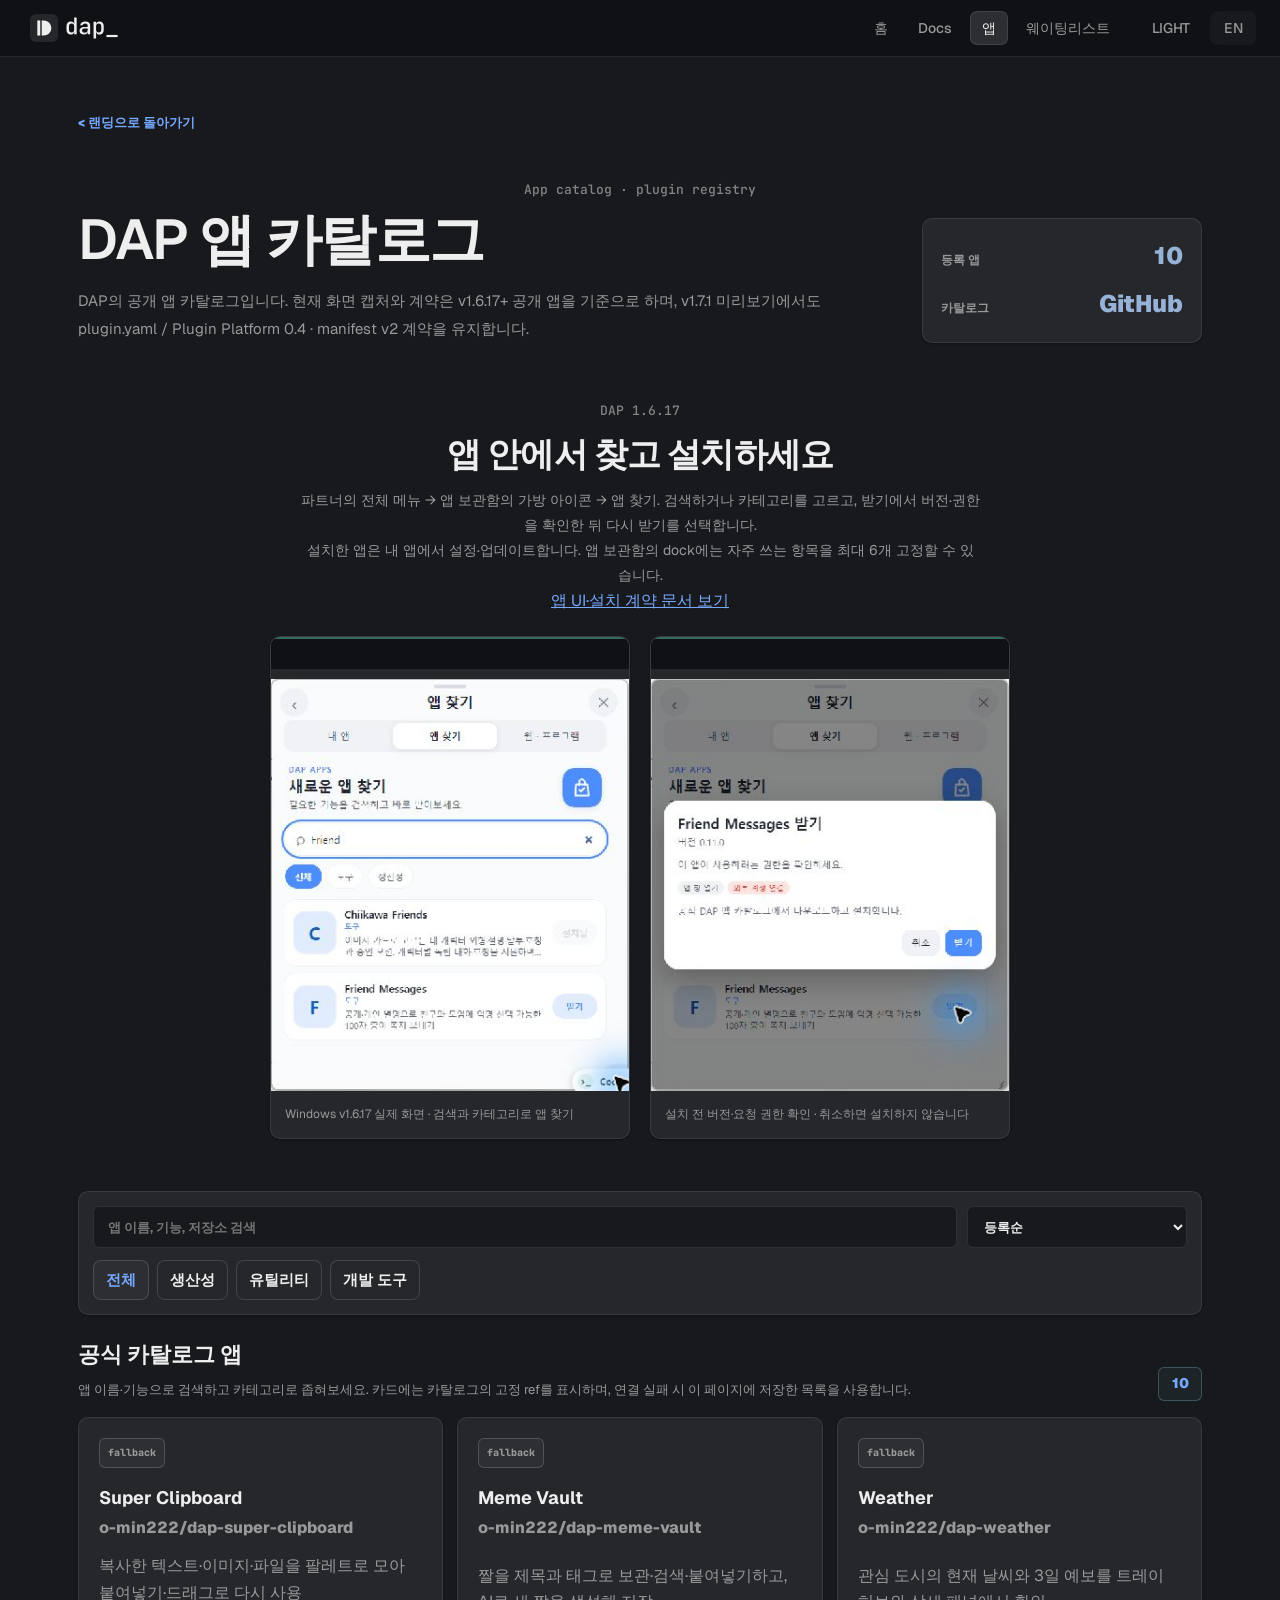
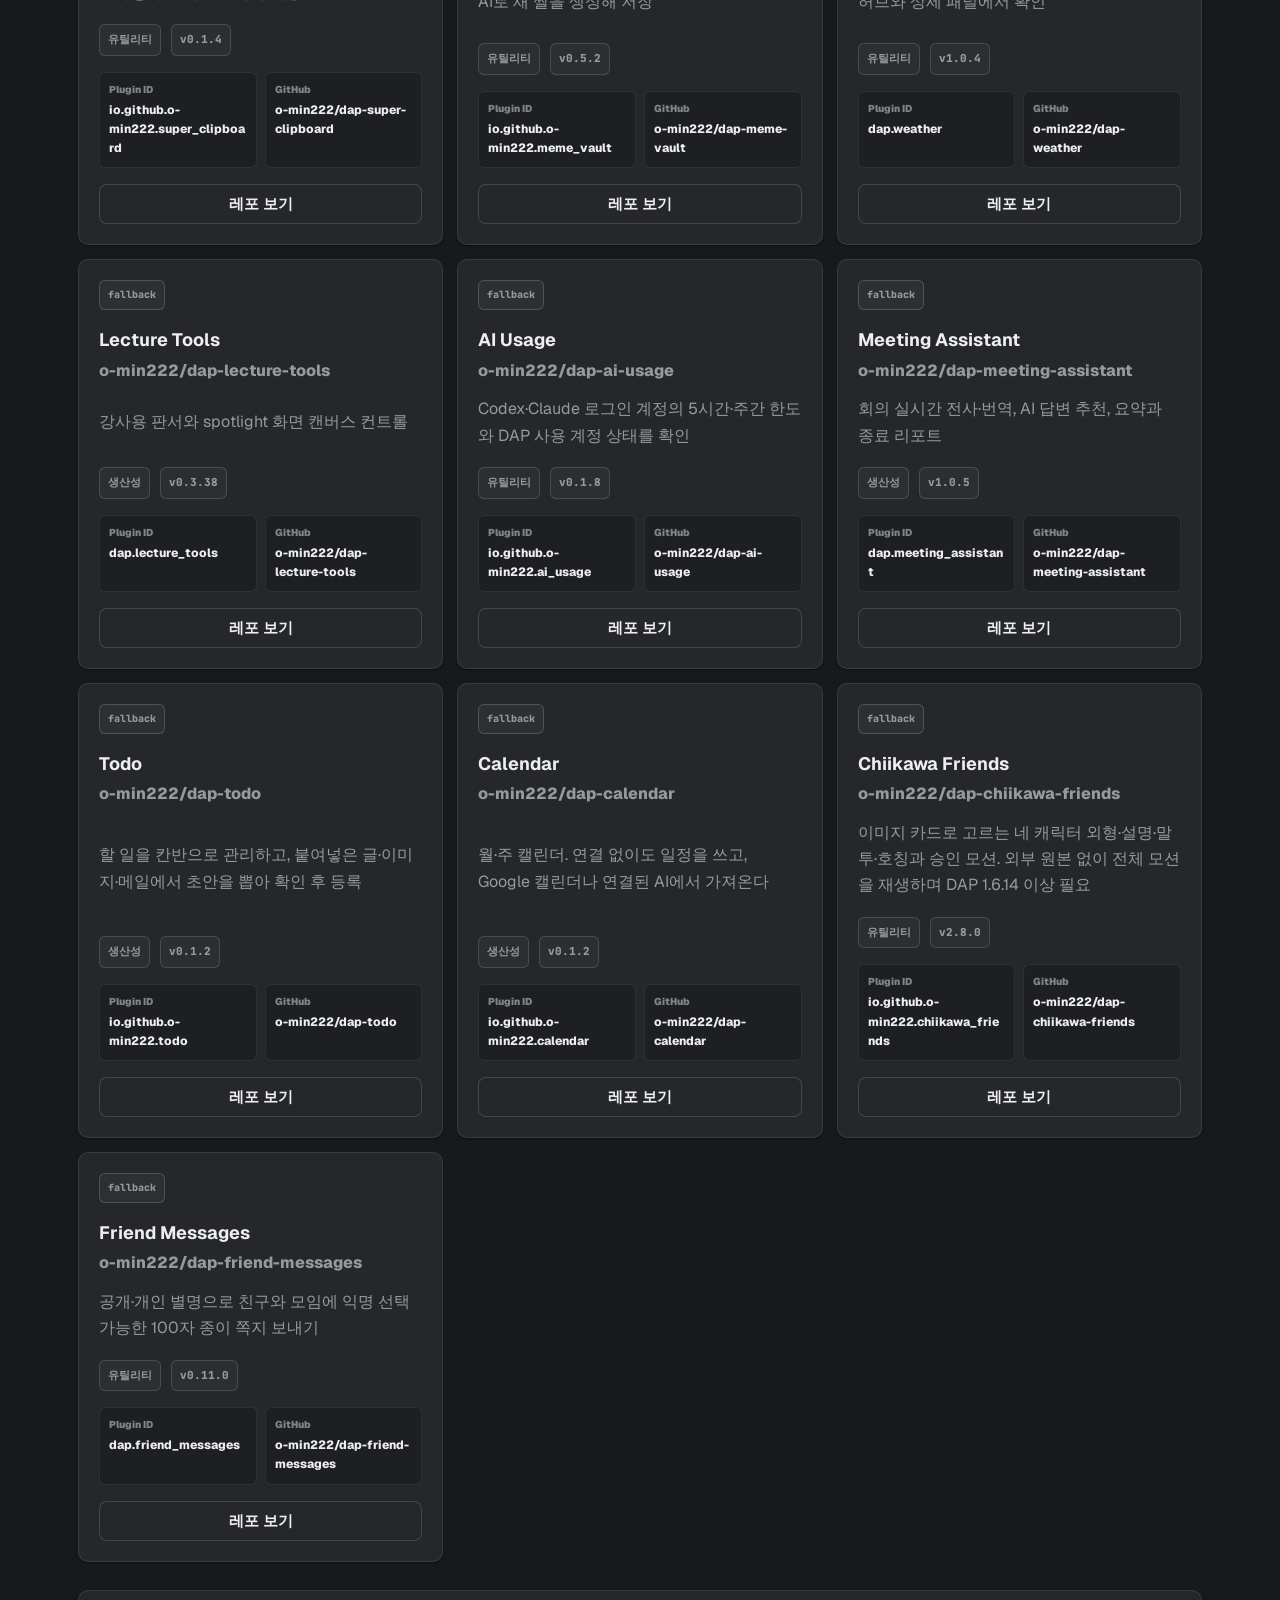
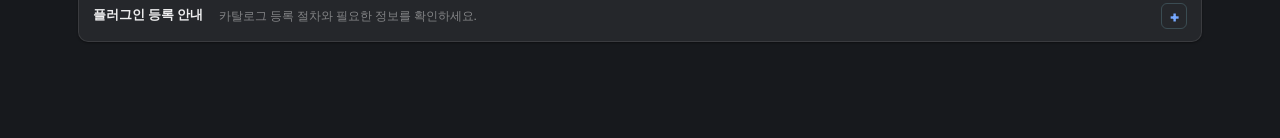
<file: plugins.html>
<!DOCTYPE html>
<html lang="ko">
<head>
  <meta charset="UTF-8" />
  <meta name="viewport" content="width=device-width, initial-scale=1.0" />
  <title>DAP 앱 카탈로그</title>
  <meta name="description" content="DAP 1.6.17 앱 보관함과 앱 찾기 안내. 공식 앱 검색·카테고리 탐색·설치 전 권한 확인과 Plugin Platform 0.4 개발 문서." />
  <meta name="theme-color" content="#17191D" />
  <link rel="icon" href="favicon.svg" type="image/svg+xml" />
  <link rel="icon" href="favicon.ico" sizes="any" />
  <link rel="icon" href="favicon-32.png" type="image/png" sizes="32x32" />
  <link rel="icon" href="favicon-16.png" type="image/png" sizes="16x16" />
  <link rel="apple-touch-icon" href="favicon-180.png" sizes="180x180" />
  <link rel="manifest" href="site.webmanifest" />
  <link href="https://fonts.googleapis.com/css2?family=Geist:wght@400;500;600;700&amp;family=JetBrains+Mono:wght@500&amp;display=swap" rel="stylesheet">
  <link rel="stylesheet" href="styles.css?v=20261119-actual-app" />
  <script>
    (() => {
      try {
        const saved = localStorage.getItem("dap-theme");
        document.documentElement.dataset.theme = saved === "light" ? "light" : "dark";
      } catch (_) {
        document.documentElement.dataset.theme = "dark";
      }
    })();
  </script>
</head>
<body class="doc-page">
<a class="skip-link" href="#main">본문으로 건너뛰기</a>
<header class="site-nav" aria-label="DAP navigation">
  <a class="site-nav-brand" href="index.html" aria-label="DAP 홈">
    <img class="brand-lockup brand-lockup-dark" src="assets/logo-dap-cursor/dap-lockup-on-dark.svg" alt="" />
    <img class="brand-lockup brand-lockup-light" src="assets/logo-dap-cursor/dap-lockup-on-light.svg" alt="" />
  </a>
  <nav id="site-nav-links">
    <a href="index.html" data-i18n="nav_home">홈</a>
    <a href="developers.html" data-i18n="nav_developers">Docs</a>
    <a href="plugins.html" aria-current="page" data-href-ko="plugins.html" data-href-en="plugins.html?lang=en" data-i18n="nav_plugins">앱</a>
    <a href="index.html#waitlist" data-i18n="nav_download">웨이팅리스트</a>
  </nav>
  <div class="site-nav-actions">
    <button id="theme-toggle" class="theme-toggle" type="button" data-next-theme="light" aria-label="라이트 모드로 전환">LIGHT</button>
    <div class="site-nav-lang lang" aria-label="Language toggle">
      <button id="lang-toggle" type="button" data-next-lang="en" aria-label="Switch to English">EN</button>
    </div>
  </div>
  <button id="site-nav-menu" class="site-nav-menu" type="button" aria-controls="site-nav-links" aria-expanded="false" aria-label="메뉴 열기">
    <span></span>
    <span></span>
    <span></span>
  </button>
</header>
<main id="main" class="marketplace-main">
  <section class="marketplace-hero">
    <a class="doc-back" href="index.html#resources-title" data-i18n="back_home">&lt; 랜딩으로 돌아가기</a>
    <p class="section-label compact" data-i18n="eyebrow">App catalog · plugin registry</p>
    <div class="marketplace-hero-grid">
      <div>
        <h1 data-i18n="title">DAP 앱 카탈로그</h1>
        <p data-i18n="intro">DAP의 공개 앱 카탈로그입니다. 현재 화면 캡처와 계약은 v1.6.17+ 공개 앱을 기준으로 하며, v1.7.1 미리보기에서도 plugin.yaml / Plugin Platform 0.4 · manifest v2 계약을 유지합니다.</p>
      </div>
      <dl class="marketplace-stats" aria-label="Plugin marketplace summary">
        <div>
          <dt data-i18n="stat_plugins_label">등록 앱</dt>
          <dd id="registry-count">0</dd>
        </div>
        <div>
          <dt data-i18n="stat_source_label">카탈로그</dt>
          <dd>GitHub</dd>
        </div>
      </dl>
    </div>
  </section>

  <section class="demo app-install" aria-labelledby="install-guide-title">
    <div class="demo-copy">
      <p class="section-label compact">DAP 1.6.17</p>
      <h2 id="install-guide-title" data-i18n="install_title">앱 안에서 찾고 설치하세요</h2>
      <p data-i18n="install_desc">파트너의 전체 메뉴 → 앱 보관함의 가방 아이콘 → 앱 찾기. 검색하거나 카테고리를 고르고, 받기에서 버전·권한을 확인한 뒤 다시 받기를 선택합니다.</p>
      <p data-i18n="install_manage">설치한 앱은 내 앱에서 설정·업데이트합니다. 앱 보관함의 dock에는 자주 쓰는 항목을 최대 6개 고정할 수 있습니다.</p>
      <a href="developers.html#app-ui" data-i18n="install_docs">앱 UI·설치 계약 문서 보기</a>
    </div>
    <div class="app-gallery two-shots">
      <figure class="demo-frame"><img src="screenshots/dap-app-store-search-win-v1.6.17.jpg" width="382" height="440" loading="lazy" data-i18n-alt="install_search_alt" alt="Windows v1.6.17 앱 찾기의 검색 결과와 카테고리" /><figcaption data-i18n="install_search_caption">Windows v1.6.17 실제 화면 · 검색과 카테고리로 앱 찾기</figcaption></figure>
      <figure class="demo-frame"><img src="screenshots/dap-app-store-permissions-win-v1.6.17.jpg" width="382" height="440" loading="lazy" data-i18n-alt="install_permission_alt" alt="Windows v1.6.17 Friend Messages 설치 전 권한 미리보기" /><figcaption data-i18n="install_permission_caption">설치 전 버전·요청 권한 확인 · 취소하면 설치하지 않습니다</figcaption></figure>
    </div>
  </section>

  <section class="marketplace-controls" aria-label="Plugin filters">
    <div class="marketplace-search-row">
      <input id="plugin-search" type="search" data-i18n-placeholder="search_placeholder" data-i18n-aria="search_label" placeholder="플러그인 검색" aria-label="앱 검색" autocomplete="off" />
      <select id="plugin-sort" aria-label="Plugin sort">
        <option value="registry" data-i18n="sort_registry">등록순</option>
        <option value="name" data-i18n="sort_name">이름순</option>
        <option value="repo" data-i18n="sort_repo">레포순</option>
      </select>
    </div>
    <div class="marketplace-filters" role="list" aria-label="Plugin categories">
      <button type="button" class="is-active" data-filter="all" data-i18n="filter_all">전체</button>
      <button type="button" data-filter="productivity" data-i18n="filter_productivity">생산성</button>
      <button type="button" data-filter="utility" data-i18n="filter_utility">유틸리티</button>
      <button type="button" data-filter="developer" data-i18n="filter_developer">개발 도구</button>
    </div>
  </section>

  <div class="marketplace-directory-head">
    <div>
      <h2 data-i18n="directory_title">공식 카탈로그 앱</h2>
      <p data-i18n="directory_desc">앱 이름·기능으로 검색하고 카테고리로 좁혀보세요. 카드에는 카탈로그의 고정 ref를 표시하며, 연결 실패 시 이 페이지에 저장한 목록을 사용합니다.</p>
    </div>
    <strong id="plugin-result-count">0</strong>
  </div>

  <section id="plugin-market-grid" class="plugin-market-grid" aria-label="Plugins">
    <p class="marketplace-loading" data-i18n="loading_state">카탈로그를 불러오는 중입니다.</p>
  </section>

  <p class="marketplace-empty" data-i18n="empty_state" hidden>조건에 맞는 플러그인이 없습니다.</p>

  <details class="marketplace-submit">
    <summary>
      <span data-i18n="submit_summary">플러그인 등록 안내</span>
      <small data-i18n="submit_summary_desc">카탈로그 등록 절차와 필요한 정보를 확인하세요.</small>
    </summary>
    <div class="submit-panel">
      <div>
        <p class="section-label compact" data-i18n="submit_label">Publish a plugin</p>
        <h2 id="submit-title" data-i18n="submit_title">플러그인 등록하기</h2>
        <p data-i18n="submit_desc">플러그인 코드는 각자의 public GitHub 레포에 두고, dap-plugins 레포의 plugin_catalog.json에 포인터를 추가하는 방식으로 등록합니다.</p>
      </div>
      <div class="submit-guide">
        <ol>
          <li data-i18n="submit_step_1">공개 GitHub 레포 루트에 manifest v2 plugin.yaml과 자기완결 .mjs 진입 파일을 준비합니다.</li>
          <li data-i18n="submit_step_2">플러그인 version을 올리고 태그를 만든 뒤, README에 권한 이유와 플랫폼 제한을 기록합니다.</li>
          <li data-i18n="submit_step_3">manifest id와 같은 id, 레포와 고정 ref를 dap-plugins 카탈로그에 추가해 PR을 보냅니다.</li>
        </ol>
        <dl class="submit-fields" aria-label="Plugin catalog fields">
          <div><dt>id</dt><dd data-i18n="submit_field_id">필수 · plugin.yaml과 정확히 같은 고유 ID</dd></div>
          <div><dt>repo</dt><dd data-i18n="submit_field_repo">필수 · 공개 GitHub owner/name 또는 URL</dd></div>
          <div><dt>name</dt><dd data-i18n="submit_field_name">선택 · 카탈로그 표시 이름</dd></div>
          <div><dt>description</dt><dd data-i18n="submit_field_description">선택 · 한 줄 기능 설명</dd></div>
          <div><dt>category</dt><dd data-i18n="submit_field_category">선택 · utility, productivity, communication, creativity 등. 앱 찾기의 분류·검색에 사용</dd></div>
          <div><dt>icon</dt><dd data-i18n="submit_field_icon">선택 · 저장소 안 앱 카드 아이콘 상대 경로. PNG/JPG/WebP/SVG/ICO, 512KB 이하 권장</dd></div>
          <div><dt>ref</dt><dd data-i18n="submit_field_ref">선택 · 태그 권장, 브랜치 또는 SHA 가능</dd></div>
        </dl>
      </div>
      <a class="plugin-card-action" href="developers.html" data-i18n="submit_docs_action">개발 계약 확인</a>
      <a class="plugin-card-action" href="https://github.com/Project-Undonghae/dap-plugins" target="_blank" rel="noopener" data-i18n="submit_action">등록 레포 보기</a>
    </div>
  </details>
</main>
<script>
const I18N = {
  ko: {
    submit_field_icon: "선택 · 저장소 안 앱 카드 아이콘 상대 경로. PNG/JPG/WebP/SVG/ICO, 512KB 이하 권장",
    install_title: "앱 안에서 찾고 설치하세요",
    install_desc: "파트너의 전체 메뉴 → 앱 보관함의 가방 아이콘 → 앱 찾기. 검색하거나 카테고리를 고르고, 받기에서 버전·권한을 확인한 뒤 다시 받기를 선택합니다.",
    install_manage: "설치한 앱은 내 앱에서 설정·업데이트합니다. 앱 보관함의 dock에는 자주 쓰는 항목을 최대 6개 고정할 수 있습니다.",
    install_docs: "앱 UI·설치 계약 문서 보기",
    install_search_alt: "Windows v1.6.17 앱 찾기의 검색 결과와 카테고리",
    install_search_caption: "Windows v1.6.17 실제 화면 · 검색과 카테고리로 앱 찾기",
    install_permission_alt: "Windows v1.6.17 Friend Messages 설치 전 권한 미리보기",
    install_permission_caption: "설치 전 버전·요청 권한 확인 · 취소하면 설치하지 않습니다",
    nav_home: "홈",
    nav_developers: "Docs",
    nav_plugins: "앱",
    nav_download: "웨이팅리스트",
    title: "DAP 앱 카탈로그",
    back_home: "< 랜딩으로 돌아가기",
    eyebrow: "App catalog · plugin registry",
    intro: "DAP의 공개 앱 카탈로그입니다. 현재 화면 캡처와 계약은 v1.6.17+ 공개 앱을 기준으로 하며, v1.7.1 미리보기에서도 plugin.yaml / Plugin Platform 0.4 · manifest v2 계약을 유지합니다.",
    stat_plugins_label: "등록 앱",
    stat_source_label: "카탈로그",
    search_placeholder: "앱 이름, 기능, 저장소 검색",
    search_label: "앱 검색",
    sort_registry: "등록순",
    sort_name: "이름순",
    sort_repo: "레포순",
    filter_all: "전체",
    filter_productivity: "생산성",
    filter_utility: "유틸리티",
    filter_developer: "개발 도구",
    directory_title: "공식 카탈로그 앱",
    directory_desc: "앱 이름·기능으로 검색하고 카테고리로 좁혀보세요. 카드에는 카탈로그의 고정 ref를 표시하며, 연결 실패 시 이 페이지에 저장한 목록을 사용합니다.",
    status_registered: "등록됨",
    status_fallback: "fallback",
    fact_id: "Plugin ID",
    action_repo: "레포 보기",
    loading_state: "카탈로그를 불러오는 중입니다.",
    submit_summary: "플러그인 등록 안내",
    submit_summary_desc: "카탈로그 등록 절차와 필요한 정보를 확인하세요.",
    submit_label: "Publish a plugin",
    submit_title: "플러그인 등록하기",
    submit_desc: "플러그인 코드는 각자의 public GitHub 레포에 두고, dap-plugins 레포의 plugin_catalog.json에 포인터를 추가하는 방식으로 등록합니다.",
    submit_step_1: "공개 GitHub 레포 루트에 manifest v2 plugin.yaml과 자기완결 .mjs 진입 파일을 준비합니다.",
    submit_step_2: "플러그인 version을 올리고 태그를 만든 뒤, README에 권한 이유와 플랫폼 제한을 기록합니다.",
    submit_step_3: "manifest id와 같은 id, 레포와 고정 ref를 dap-plugins 카탈로그에 추가해 PR을 보냅니다.",
    submit_field_id: "필수 · plugin.yaml과 정확히 같은 고유 ID",
    submit_field_name: "선택 · 카탈로그 표시 이름",
    submit_field_description: "선택 · 한 줄 기능 설명",
    submit_field_category: "선택 · utility, productivity, communication, creativity 등. 앱 찾기의 분류·검색에 사용",
    submit_field_repo: "필수 · 공개 GitHub owner/name 또는 URL",
    submit_field_ref: "선택 · 태그 권장, 브랜치 또는 SHA 가능",
    submit_docs_action: "개발 계약 확인",
    submit_action: "등록 레포 보기",
    cat_productivity: "생산성",
    cat_utility: "유틸리티",
    cat_developer: "개발 도구",
    cat_general: "일반",
    empty_state: "조건에 맞는 플러그인이 없습니다.",
  },
  en: {
    submit_field_icon: "Optional · repo-relative app-card icon; PNG/JPG/WebP/SVG/ICO, recommended up to 512KB",
    install_title: "Find and install inside DAP",
    install_desc: "Open the partner’s full menu → App Library bag icon → app discovery. Search or choose a category, select Get to review the version and permissions, then confirm with Get.",
    install_manage: "Configure and update installed apps under My Apps. Pin up to six favorites to the App Library dock.",
    install_docs: "Read the app UI and installation contract",
    install_search_alt: "Actual Windows v1.6.17 app discovery search results and categories",
    install_search_caption: "Actual Windows v1.6.17 capture · Search and filter apps",
    install_permission_alt: "Actual Windows v1.6.17 Friend Messages permission preview before installation",
    install_permission_caption: "Review version and permissions before installation · Cancel to leave it uninstalled",
    nav_home: "Home",
    nav_developers: "Docs",
    nav_plugins: "Apps",
    nav_download: "Waitlist",
    title: "DAP App Catalog",
    back_home: "< Back to landing",
    eyebrow: "App catalog · plugin registry",
    intro: "DAP's public app catalog. Current captures and contracts reflect the v1.6.17+ public app, while the v1.7.1 preview keeps the existing plugin.yaml / Plugin Platform 0.4 / manifest v2 contract.",
    stat_plugins_label: "Registered",
    stat_source_label: "Catalog",
    search_placeholder: "Search apps, features, or repositories",
    search_label: "Search apps",
    sort_registry: "Registry order",
    sort_name: "Name",
    sort_repo: "Repository",
    filter_all: "All",
    filter_productivity: "Productivity",
    filter_utility: "Utilities",
    filter_developer: "Developer tools",
    directory_title: "Official catalog apps",
    directory_desc: "Search by app name or feature and filter by category. Each card shows the catalog ref. If the registry is unavailable, this page uses its saved catalog.",
    status_registered: "Registered",
    status_fallback: "Fallback",
    fact_id: "Plugin ID",
    action_repo: "View repo",
    loading_state: "Loading catalog.",
    submit_summary: "Plugin submission guide",
    submit_summary_desc: "Review the catalog submission steps and required details.",
    submit_label: "Publish a plugin",
    submit_title: "Submit a plugin",
    submit_desc: "Keep plugin code in your own public GitHub repository, then add a pointer to plugin_catalog.json in the dap-plugins repository.",
    submit_step_1: "Put a manifest v2 plugin.yaml and self-contained .mjs entry at the root of a public GitHub repository.",
    submit_step_2: "Bump the plugin version, create a tag, and document permission reasons and platform limits in README.",
    submit_step_3: "Open a dap-plugins catalog PR with the same manifest id, repository, and preferably an immutable ref.",
    submit_field_id: "Required · exact match for plugin.yaml id",
    submit_field_name: "Optional · catalog display name",
    submit_field_description: "Optional · one-line feature summary",
    submit_field_category: "Optional · utility, productivity, communication, creativity, etc.; used for app discovery and search",
    submit_field_repo: "Required · public GitHub owner/name or URL",
    submit_field_ref: "Optional · tag recommended; branch or SHA allowed",
    submit_docs_action: "Read developer contract",
    submit_action: "Open registry repo",
    cat_productivity: "Productivity",
    cat_utility: "Utilities",
    cat_developer: "Developer tools",
    cat_general: "General",
    empty_state: "No plugins match these filters.",
  },
};
function applyLang(lang) {
  const dict = I18N[lang] || I18N.ko;
  document.documentElement.lang = lang;
  document.title = dict.title;
  document.querySelectorAll("[data-i18n]").forEach((el) => {
    const value = dict[el.dataset.i18n];
    if (value) el.textContent = value;
  });
  document.querySelectorAll("option[data-i18n]").forEach((el) => {
    const value = dict[el.dataset.i18n];
    if (value) el.textContent = value;
  });
  document.querySelectorAll("[data-i18n-placeholder]").forEach((el) => {
    const value = dict[el.dataset.i18nPlaceholder];
    if (value) el.setAttribute("placeholder", value);
  });
  document.querySelectorAll("[data-i18n-aria]").forEach((el) => {
    const value = dict[el.dataset.i18nAria];
    if (value) el.setAttribute("aria-label", value);
  });
  document.querySelectorAll("[data-i18n-alt]").forEach((el) => {
    const value = dict[el.dataset.i18nAlt];
    if (value) el.setAttribute("alt", value);
  });
  document.querySelectorAll("[data-href-ko][data-href-en]").forEach((el) => {
    el.setAttribute("href", lang === "en" ? el.dataset.hrefEn : el.dataset.hrefKo);
  });
  const langToggle = document.getElementById("lang-toggle");
  if (langToggle) {
    const nextLang = lang === "en" ? "ko" : "en";
    langToggle.dataset.nextLang = nextLang;
    langToggle.textContent = nextLang.toUpperCase();
    langToggle.setAttribute("aria-label", lang === "en" ? "한국어로 전환" : "Switch to English");
  }
}
const initialLang = new URLSearchParams(location.search).get("lang") === "en" ? "en" : "ko";
applyLang(initialLang);
function applyTheme(theme) {
  const selected = theme === "light" ? "light" : "dark";
  document.documentElement.dataset.theme = selected;
  try { localStorage.setItem("dap-theme", selected); } catch (_) {}
  const toggle = document.getElementById("theme-toggle");
  if (toggle) {
    const nextTheme = selected === "light" ? "dark" : "light";
    toggle.dataset.nextTheme = nextTheme;
    toggle.textContent = nextTheme.toUpperCase();
    toggle.setAttribute("aria-label", nextTheme === "light" ? "라이트 모드로 전환" : "다크 모드로 전환");
  }
}
applyTheme(document.documentElement.dataset.theme);
document.getElementById("theme-toggle").addEventListener("click", (event) => {
  applyTheme(event.currentTarget.dataset.nextTheme);
});
document.getElementById("lang-toggle").addEventListener("click", (event) => {
  const lang = event.currentTarget.dataset.nextLang === "ko" ? "ko" : "en";
  applyLang(lang);
  history.replaceState({}, "", lang === "en" ? "plugins.html?lang=en" : "plugins.html");
});
function setupSiteMenu() {
  const header = document.querySelector(".site-nav");
  const button = document.getElementById("site-nav-menu");
  const nav = document.getElementById("site-nav-links");
  if (!header || !button || !nav) return;
  const close = () => {
    header.classList.remove("is-menu-open");
    button.setAttribute("aria-expanded", "false");
    button.setAttribute("aria-label", "메뉴 열기");
  };
  const toggle = () => {
    const isOpen = !header.classList.contains("is-menu-open");
    header.classList.toggle("is-menu-open", isOpen);
    button.setAttribute("aria-expanded", String(isOpen));
    button.setAttribute("aria-label", isOpen ? "메뉴 닫기" : "메뉴 열기");
  };
  button.addEventListener("click", toggle);
  nav.addEventListener("click", (event) => {
    if (event.target.closest("a")) close();
  });
  document.addEventListener("keydown", (event) => {
    if (event.key === "Escape") close();
  });
  window.matchMedia("(min-width: 721px)").addEventListener("change", close);
}
setupSiteMenu();
const searchInput = document.getElementById("plugin-search");
const sortSelect = document.getElementById("plugin-sort");
const filterButtons = Array.from(document.querySelectorAll("[data-filter]"));
const pluginGrid = document.getElementById("plugin-market-grid");
const emptyState = document.querySelector(".marketplace-empty");
const resultCount = document.getElementById("plugin-result-count");
const registryCount = document.getElementById("registry-count");
const CATALOG_URL = "https://raw.githubusercontent.com/Project-Undonghae/dap-plugins/main/plugin_catalog.json";
const FALLBACK_CATALOG = {
  "plugins": [
    {
      "id": "io.github.o-min222.super_clipboard",
      "name": "Super Clipboard",
      "description": "복사한 텍스트·이미지·파일을 팔레트로 모아 붙여넣기·드래그로 다시 사용",
      "category": "utility",
      "repo": "o-min222/dap-super-clipboard",
      "ref": "v0.1.4"
    },
    {
      "id": "io.github.o-min222.meme_vault",
      "name": "Meme Vault",
      "description": "짤을 제목과 태그로 보관·검색·붙여넣기하고, AI로 새 짤을 생성해 저장",
      "category": "utility",
      "repo": "o-min222/dap-meme-vault",
      "ref": "v0.5.2"
    },
    {
      "id": "dap.weather",
      "name": "Weather",
      "description": "관심 도시의 현재 날씨와 3일 예보를 트레이 허브와 상세 패널에서 확인",
      "category": "utility",
      "repo": "o-min222/dap-weather",
      "ref": "v1.0.4"
    },
    {
      "id": "dap.lecture_tools",
      "name": "Lecture Tools",
      "description": "강사용 판서와 spotlight 화면 캔버스 컨트롤",
      "category": "productivity",
      "repo": "o-min222/dap-lecture-tools",
      "ref": "v0.3.38"
    },
    {
      "id": "io.github.o-min222.ai_usage",
      "name": "AI Usage",
      "description": "Codex·Claude 로그인 계정의 5시간·주간 한도와 DAP 사용 계정 상태를 확인",
      "category": "utility",
      "repo": "o-min222/dap-ai-usage",
      "ref": "v0.1.8"
    },
    {
      "id": "dap.meeting_assistant",
      "name": "Meeting Assistant",
      "description": "회의 실시간 전사·번역, AI 답변 추천, 요약과 종료 리포트",
      "category": "productivity",
      "repo": "o-min222/dap-meeting-assistant",
      "ref": "v1.0.5"
    },
    {
      "id": "io.github.o-min222.todo",
      "name": "Todo",
      "description": "할 일을 칸반으로 관리하고, 붙여넣은 글·이미지·메일에서 초안을 뽑아 확인 후 등록",
      "category": "productivity",
      "repo": "o-min222/dap-todo",
      "ref": "v0.1.2"
    },
    {
      "id": "io.github.o-min222.calendar",
      "name": "Calendar",
      "description": "월·주 캘린더. 연결 없이도 일정을 쓰고, Google 캘린더나 연결된 AI에서 가져온다",
      "category": "productivity",
      "repo": "o-min222/dap-calendar",
      "ref": "v0.1.2"
    },
    {
      "id": "io.github.o-min222.chiikawa_friends",
      "name": "Chiikawa Friends",
      "description": "이미지 카드로 고르는 네 캐릭터 외형·설명·말투·호칭과 승인 모션. 외부 원본 없이 전체 모션을 재생하며 DAP 1.6.14 이상 필요",
      "category": "utility",
      "repo": "o-min222/dap-chiikawa-friends",
      "ref": "v2.8.0"
    },
    {
      "id": "dap.friend_messages",
      "name": "Friend Messages",
      "description": "공개·개인 별명으로 친구와 모임에 익명 선택 가능한 100자 종이 쪽지 보내기",
      "category": "utility",
      "repo": "o-min222/dap-friend-messages",
      "ref": "v0.11.0"
    }
  ]
};
let activeFilter = "all";
let catalogPlugins = [];

function t(key) {
  const lang = document.documentElement.lang === "en" ? "en" : "ko";
  return (I18N[lang] && I18N[lang][key]) || I18N.ko[key] || key;
}

function repoToUrl(repo) {
  if (!repo) return "#";
  if (/^https:\/\/github\.com\/[A-Za-z0-9_.-]+\/[A-Za-z0-9_.-]+\/?$/.test(repo)) return repo.replace(/\/$/, "");
  if (/^[A-Za-z0-9_.-]+\/[A-Za-z0-9_.-]+$/.test(repo)) return `https://github.com/${repo}`;
  return "#";
}

function inferCategory(plugin) {
  const text = `${plugin.name || ""} ${plugin.description || ""} ${plugin.id || ""}`.toLowerCase();
  if (text.includes("clipboard") || text.includes("palette") || text.includes("클립보드") || text.includes("팔레트")) return "utility";
  if (text.includes("dev") || text.includes("api") || text.includes("workflow") || text.includes("개발")) return "developer";
  if (text.includes("task") || text.includes("productivity") || text.includes("자동화")) return "productivity";
  return "general";
}

function normalizeCategory(plugin) {
  if (["productivity", "utility", "developer"].includes(plugin.category)) return plugin.category;
  return inferCategory(plugin);
}

function categoryLabel(category) {
  if (category === "utility") return t("cat_utility");
  if (category === "developer") return t("cat_developer");
  if (category === "productivity") return t("cat_productivity");
  return t("cat_general");
}

function normalizePlugin(plugin, index) {
  const repoUrl = repoToUrl(plugin.repo);
  const ref = plugin.ref || "default";
  const category = normalizeCategory(plugin);
  return {
    ...plugin,
    index,
    category,
    repoUrl,
    ref,
    repoLabel: plugin.repo || repoUrl.replace("https://github.com/", ""),
    search: `${plugin.id || ""} ${plugin.name || ""} ${plugin.description || ""} ${plugin.repo || ""} ${ref} ${category}`.toLowerCase(),
  };
}

function createEl(tag, className, text) {
  const el = document.createElement(tag);
  if (className) el.className = className;
  if (text !== undefined) el.textContent = text;
  return el;
}

function renderPlugins(plugins, usedFallback = false) {
  catalogPlugins = plugins.map(normalizePlugin);
  pluginGrid.innerHTML = "";
  for (const plugin of catalogPlugins) {
    const article = createEl("article", "plugin-market-card is-installable is-registry");
    article.dataset.category = plugin.category;
    article.dataset.name = plugin.name || "";
    article.dataset.repo = plugin.repoLabel || "";
    article.dataset.search = plugin.search;

    const top = createEl("div", "plugin-card-top");
    top.append(createEl("span", "plugin-status is-catalog", usedFallback ? t("status_fallback") : t("status_registered")));

    article.append(top);
    article.append(createEl("h2", "", plugin.name || plugin.id || "Unnamed plugin"));
    article.append(createEl("p", "plugin-publisher", plugin.repoLabel || "GitHub"));
    article.append(createEl("p", "", plugin.description || ""));

    const meta = createEl("div", "plugin-meta");
    meta.append(createEl("span", "", categoryLabel(plugin.category)));
    meta.append(createEl("span", "", plugin.ref));
    article.append(meta);

    const facts = createEl("dl", "plugin-facts");
    const idFact = createEl("div");
    idFact.append(createEl("dt", "", t("fact_id")));
    idFact.append(createEl("dd", "", plugin.id || "-"));
    const repoFact = createEl("div");
    repoFact.append(createEl("dt", "", "GitHub"));
    repoFact.append(createEl("dd", "", plugin.repoLabel || "-"));
    facts.append(idFact, repoFact);
    article.append(facts);

    const link = createEl("a", "plugin-card-action", t("action_repo"));
    link.href = plugin.repoUrl;
    link.target = "_blank";
    link.rel = "noopener";
    article.append(link);

    pluginGrid.append(article);
  }
  if (registryCount) registryCount.textContent = String(catalogPlugins.length);
  updatePluginList();
}

async function loadCatalog() {
  try {
    const response = await fetch(CATALOG_URL, { cache: "no-store" });
    if (!response.ok) throw new Error(`Catalog ${response.status}`);
    const data = await response.json();
    renderPlugins(Array.isArray(data.plugins) ? data.plugins : []);
  } catch (error) {
    console.warn("[plugins] catalog fallback", error);
    renderPlugins(FALLBACK_CATALOG.plugins, true);
  }
}

function updatePluginList() {
  const query = (searchInput?.value || "").trim().toLowerCase();
  let visibleCount = 0;
  const pluginCards = Array.from(document.querySelectorAll(".plugin-market-card"));
  const sortedCards = [...pluginCards].sort((a, b) => {
    const sortMode = sortSelect?.value || "registry";
    if (sortMode === "name") return a.dataset.name.localeCompare(b.dataset.name);
    if (sortMode === "repo") return a.dataset.repo.localeCompare(b.dataset.repo);
    return catalogPlugins.findIndex((plugin) => plugin.name === a.dataset.name) - catalogPlugins.findIndex((plugin) => plugin.name === b.dataset.name);
  });
  for (const card of sortedCards) {
    card.parentElement.append(card);
    const matchesCategory = activeFilter === "all" || card.dataset.category === activeFilter;
    const matchesSearch = !query || card.dataset.search.toLowerCase().includes(query) || card.textContent.toLowerCase().includes(query);
    const shouldShow = matchesCategory && matchesSearch;
    card.hidden = !shouldShow;
    if (shouldShow) visibleCount += 1;
  }
  if (resultCount) resultCount.textContent = String(visibleCount);
  if (emptyState) emptyState.hidden = visibleCount > 0;
}

filterButtons.forEach((button) => {
  button.addEventListener("click", () => {
    activeFilter = button.dataset.filter || "all";
    filterButtons.forEach((item) => item.classList.toggle("is-active", item === button));
    updatePluginList();
  });
});
searchInput?.addEventListener("input", updatePluginList);
sortSelect?.addEventListener("change", updatePluginList);
loadCatalog();
</script>
</body>
</html>
</file>
<file: styles.css>
:root {
  color-scheme: dark;
  --bg: #17191d;
  --surface: #25272b;
  --surface-2: #131518;
  --sidebar: #101114;
  --border: rgba(255, 255, 255, 0.094);
  --border-strong: rgba(255, 255, 255, 0.141);
  --accent: #96b2d7;
  --accent2: #76a8ff;
  --accent3: #98999b;
  --text: #eeeeef;
  --muted: #838486;
  --soft: #98999b;
  --cat-size: clamp(104px, 15.5vw, 190px);
  --surface-glass: #25272b;
  --panel: #25272b;
  --glass-blur: none;
  --glow-accent: none;
  --glow-accent2: none;
  --pixel-border: 1px solid;
  --shadow: 0 1px 2px rgba(0, 0, 0, 0.4);
  --body-wash-1: transparent;
  --body-wash-2: transparent;
  --star-color: #c7d6d2;
  --star-opacity: 0.38;
  --nav-bg: #101114;
  --panel-gradient: #25272b;
  --panel-muted: #2c2e31;
  --input-bg: #17191d;
  --code-bg: #131518;
  --hero-brand-overlay: rgba(23, 25, 29, 0.74);
  --button-hover-bg: #2c2e31;
  --button-hover-bg-strong: #34363a;
  --button-hover-bg-warm: #2c2e31;
  --brand-graphite: #17191d;
  --brand-white: #eeeeef;
  --brand-black: #1b1b1e;
  --brand-gray: #98999b;
  --brand-gray-dark: #69696b;
}

html[data-theme="light"] {
  color-scheme: light;
  --bg: #ffffff;
  --surface: #ffffff;
  --surface-2: #fafaf9;
  --sidebar: #f1f1ee;
  --border: rgba(27, 27, 30, 0.11);
  --border-strong: rgba(27, 27, 30, 0.18);
  --accent: #1f62d0;
  --accent2: #2f6fe4;
  --accent3: #69696b;
  --text: #1b1b1e;
  --muted: #767678;
  --soft: #69696b;
  --surface-glass: #ffffff;
  --panel: #ffffff;
  --glow-accent: none;
  --glow-accent2: none;
  --shadow: 0 1px 2px rgba(27, 27, 30, 0.1);
  --body-wash-1: transparent;
  --body-wash-2: transparent;
  --star-color: #7f9694;
  --star-opacity: 0.22;
  --nav-bg: #f1f1ee;
  --panel-gradient: #ffffff;
  --panel-muted: #f1f1ee;
  --input-bg: #ffffff;
  --code-bg: #fafaf9;
  --hero-brand-overlay: rgba(238, 238, 239, 0.72);
  --button-hover-bg: #f1f1ee;
  --button-hover-bg-strong: #e7e7e3;
  --button-hover-bg-warm: #f1f1ee;
}

* { box-sizing: border-box; margin: 0; padding: 0; }
html { scroll-behavior: smooth; }
body {
  background:
    radial-gradient(ellipse 72% 46% at 50% 0%, var(--body-wash-1) 0%, transparent 62%),
    radial-gradient(ellipse 54% 40% at 18% 78%, var(--body-wash-2) 0%, transparent 52%),
    var(--bg);
  color: var(--text);
  font-family: 'Geist', -apple-system, BlinkMacSystemFont, 'Segoe UI', 'Malgun Gothic', 'Apple SD Gothic Neo', sans-serif;
  font-size: 16px;
  line-height: 1.6;
  overflow-x: hidden;
}
img { image-rendering: auto; }
.skip-link {
  position: fixed;
  left: 16px;
  top: 12px;
  z-index: 2147483647;
  transform: translateY(-140%);
  padding: 9px 12px;
  border: 1px solid var(--accent2);
  border-radius: 6px;
  background: var(--surface);
  color: var(--text);
  font-size: 13px;
  font-weight: 900;
  text-decoration: none;
  transition: transform .16s ease;
}
.skip-link:focus-visible {
  transform: translateY(0);
  outline: 2px solid var(--accent2);
  outline-offset: 2px;
}

/* ── STARS ── */
#stars { position: fixed; inset: 0; pointer-events: none; z-index: 0; overflow: hidden; opacity: var(--star-opacity); }
.star {
  position: absolute;
  background: var(--star-color);
  border-radius: 50%;
  animation: twinkle var(--dur, 3s) var(--delay, 0s) infinite alternate;
}
@keyframes twinkle { from { opacity: .08; } to { opacity: .42; } }

/* ── LAYOUT ── */
.z { position: relative; z-index: 1; }

.section-cat {
  position: absolute;
  width: clamp(46px, 6vw, 72px);
  height: auto;
  image-rendering: pixelated;
  image-rendering: crisp-edges;
  pointer-events: none;
  opacity: 0.9;
  filter:
    drop-shadow(0 16px 26px rgba(0, 0, 0, 0.34))
    drop-shadow(0 0 12px rgba(103, 232, 200, 0.12));
  z-index: 2;
}
.section-cat-summary {
  right: 34px;
  top: 22px;
}
.section-cat-features {
  left: -16px;
  top: -52px;
}
.section-cat-how {
  right: 18px;
  top: 4px;
}
.section-cat-faq {
  left: 28px;
  top: 2px;
}
.section-cat-resource {
  right: 30px;
  top: 0;
}
@media (max-width: 720px) {
  .section-cat {
    opacity: 0.82;
    width: 54px;
  }
  .section-cat-summary { right: 18px; top: 12px; }
  .section-cat-features { left: 12px; top: -36px; }
  .section-cat-how { right: 18px; top: 2px; }
  .section-cat-faq { left: 22px; top: 2px; }
  .section-cat-resource { right: 18px; top: 4px; }
}

/* ── LANGUAGE TOGGLE ── */
.lang {
  position: fixed;
  right: 14px;
  top: 14px;
  display: inline-flex;
  gap: 8px;
  align-items: center;
  z-index: 2147483647;
  transform: translateZ(0);
}
.lang button,
.theme-toggle {
  font-family: 'Noto Sans KR', sans-serif;
  font-size: 12px;
  font-weight: 800;
  padding: 8px 10px;
  border: 1px solid var(--border);
  background: var(--surface);
  color: var(--text);
  border-radius: 6px;
  cursor: pointer;
  letter-spacing: 0;
}
.lang button:focus-visible,
.theme-toggle:focus-visible {
  outline: 2px solid var(--accent2);
  outline-offset: 3px;
}
@media (max-width: 480px) {
  .lang { top: 10px; right: 10px; }
}

/* ── SITE NAVIGATION ── */
.site-nav {
  position: sticky;
  top: 0;
  z-index: 50;
  display: flex;
  flex-wrap: nowrap;
  align-items: center;
  justify-content: space-between;
  gap: 18px;
  min-height: 58px;
  padding: 12px 28px;
  border-bottom: 1px solid rgba(139, 150, 170, 0.18);
  background: var(--nav-bg);
  backdrop-filter: var(--glass-blur);
}
.site-nav-brand {
  flex: 0 0 auto;
  display: inline-flex;
  align-items: center;
  min-height: 40px;
  padding: 6px;
  text-decoration: none;
}
.brand-lockup {
  display: block;
  width: auto;
  height: 28px;
}
.brand-lockup-light {
  display: none;
}
html[data-theme="light"] .brand-lockup-dark {
  display: none;
}
html[data-theme="light"] .brand-lockup-light {
  display: block;
}
.site-nav nav {
  display: flex;
  flex: 1 1 auto;
  flex-wrap: nowrap;
  justify-content: flex-end;
  gap: 6px;
  min-width: 0;
  overflow-x: auto;
  overscroll-behavior-inline: contain;
  scrollbar-width: none;
}
.site-nav nav::-webkit-scrollbar {
  display: none;
}
.site-nav nav a {
  display: inline-flex;
  align-items: center;
  min-height: 34px;
  padding: 8px 11px;
  border: 1px solid transparent;
  border-radius: 6px;
  color: var(--soft);
  font-size: 13px;
  font-weight: 800;
  line-height: 1;
  text-decoration: none;
  white-space: nowrap;
}
.site-nav nav a:hover,
.site-nav nav a:focus-visible,
.site-nav nav a[aria-current="page"] {
  border-color: rgba(139, 211, 221, 0.28);
  color: var(--accent2);
  background: rgba(139, 211, 221, 0.06);
}
.site-nav .lang {
  position: static;
  flex: 0 0 auto;
  transform: none;
}
.site-nav-actions {
  display: inline-flex;
  flex: 0 0 auto;
  align-items: center;
  gap: 8px;
}
.site-nav-menu {
  display: none;
  flex: 0 0 auto;
  place-items: center;
  width: 38px;
  height: 36px;
  border: 1px solid var(--border);
  border-radius: 6px;
  background: var(--input-bg);
  color: var(--text);
  cursor: pointer;
}
.site-nav-menu span {
  display: block;
  grid-area: 1 / 1;
  width: 17px;
  height: 2px;
  border-radius: 2px;
  background: currentColor;
  transition: transform .18s ease, opacity .18s ease;
}
.site-nav-menu span:nth-child(1) {
  transform: translateY(-6px);
}
.site-nav-menu span:nth-child(3) {
  transform: translateY(6px);
}
.site-nav.is-menu-open .site-nav-menu span:nth-child(1) {
  transform: rotate(45deg);
}
.site-nav.is-menu-open .site-nav-menu span:nth-child(2) {
  opacity: 0;
}
.site-nav.is-menu-open .site-nav-menu span:nth-child(3) {
  transform: rotate(-45deg);
}
.theme-toggle {
  min-width: 62px;
  padding: 7px 10px;
  background: rgba(103, 232, 200, 0.08);
  color: var(--accent);
}
.site-nav .lang button {
  min-width: 46px;
  padding: 7px 9px;
  background: var(--input-bg);
}
@media (max-width: 720px) {
  .site-nav {
    position: sticky;
    gap: 8px;
    padding: 12px 20px;
  }
  .site-nav nav {
    position: absolute;
    top: calc(100% - 1px);
    left: 20px;
    right: 20px;
    display: none;
    flex-direction: column;
    justify-content: flex-start;
    gap: 8px;
    width: auto;
    padding: 10px;
    border: 1px solid rgba(139, 150, 170, 0.18);
    border-radius: 0 0 8px 8px;
    background: var(--nav-bg);
    box-shadow: var(--shadow);
    overflow-x: visible;
  }
  .site-nav.is-menu-open nav {
    display: flex;
  }
  .site-nav-actions {
    margin-left: auto;
    gap: 6px;
  }
  .site-nav-menu {
    display: grid;
  }
  .site-nav nav a {
    justify-content: flex-start;
    min-height: 32px;
    padding: 7px 9px;
    font-size: 12px;
  }
}
@media (max-width: 420px) {
  .site-nav {
    gap: 6px;
    padding-inline: 12px;
  }
  .site-nav nav {
    left: 12px;
    right: 12px;
  }
  .site-nav-brand {
    min-height: 34px;
    padding: 5px;
  }
  .site-nav-brand .brand-lockup {
    height: 24px;
  }
  .site-nav nav a {
    padding-inline: 8px;
    white-space: nowrap;
  }
  .theme-toggle {
    min-width: 54px;
    padding-inline: 8px;
  }
  .site-nav .lang button {
    min-width: 40px;
    padding-inline: 8px;
  }
}

/* ── CAT POP ── */
.cat-pop {
  position: fixed;
  left: 0; top: 0;
  width: 72px; height: 72px;
  margin-left: -36px;
  margin-top: -42px;
  z-index: 100;
  pointer-events: none;
  opacity: 0;
  transform: scale(0);
  transition: opacity 0.2s ease, transform 0.38s cubic-bezier(0.34, 1.45, 0.64, 1);
  filter: drop-shadow(0 12px 18px rgba(0, 0, 0, 0.4));
}
.cat-pop img {
  width: 72px; height: 72px;
  display: block;
  image-rendering: pixelated;
  image-rendering: crisp-edges;
}
.cat-pop.visible { opacity: 1; transform: scale(1); }
.cat-pop.wiggle img { animation: cat-pop-wiggle 0.35s ease-in-out infinite alternate; }
@keyframes cat-pop-wiggle {
  from { transform: rotate(-6deg) translateY(0); }
  to   { transform: rotate(6deg) translateY(-3px); }
}
#cat-wrap.dim {
  opacity: 0.72;
  filter: saturate(1.05);
  transition: opacity 0.25s ease, filter 0.25s ease;
}

/* ── HERO FULLSCREEN ── */
#hero-fullscreen {
  position: relative;
  width: 100%;
  height: 88vh;
  min-height: 560px;
  max-height: 900px;
  overflow: hidden;
}

/* ── STAGE ── */
#stage {
  position: absolute;
  inset: 0;
  width: 100%;
  height: 100%;
  border: 0;
  overflow: hidden;
  cursor: pointer;
  -webkit-tap-highlight-color: transparent;
  touch-action: manipulation;
  user-select: none;
}
#stage:focus {
  outline: none;
}
#stage:focus-visible {
  outline: 2px solid var(--accent2);
  outline-offset: -8px;
}
#floor {
  position: absolute;
  bottom: 36px; left: 0; right: 0;
  height: 4px;
  background: repeating-linear-gradient(
    90deg,
    rgba(103, 232, 200, 0.38) 0 8px, transparent 8px 18px
  );
  opacity: .12;
}
.bg-obj {
  position: absolute;
  bottom: 40px;
  width: 6px;
  height: 6px;
  border: 1px solid rgba(184, 194, 214, 0.36);
  opacity: .1;
  transform: rotate(45deg);
  user-select: none;
}
.bg-obj:nth-of-type(odd) {
  border-radius: 50%;
  transform: none;
}
#cat-wrap {
  position: absolute;
  bottom: 40px;
  width: var(--cat-size);
  height: var(--cat-size);
  transition: left 0.05s linear, bottom 0.12s ease-out;
  z-index: 3;
  filter:
    drop-shadow(0 18px 24px rgba(0, 0, 0, 0.42))
    drop-shadow(0 0 18px rgba(103, 232, 200, 0.14));
}
#cat-wrap.flip { transform: scaleX(-1); }
#cat-img {
  width: 100%;
  height: 100%;
  display: block;
  image-rendering: pixelated;
  image-rendering: crisp-edges;
}

/* ── SPEECH BUBBLE ── */
#bubble {
  position: absolute;
  bottom: calc(var(--cat-size) + 18px);
  background: var(--surface-glass);
  color: var(--text);
  font-family: 'Noto Sans KR', sans-serif;
  font-size: 12px;
  font-weight: 700;
  padding: 7px 11px;
  border-radius: 999px;
  border: 1px solid rgba(103, 232, 200, 0.36);
  backdrop-filter: var(--glass-blur);
  white-space: nowrap;
  pointer-events: none;
  opacity: 0;
  transition: opacity .15s;
  z-index: 4;
}
#bubble.show { opacity: 1; }
#bubble::after {
  content: '';
  position: absolute;
  bottom: -7px; left: 12px;
  border: 4px solid transparent;
  border-top-color: var(--accent);
}

/* ── CHURU ITEM ── */
.item {
  position: absolute;
  bottom: 40px;
  font-family: 'Noto Sans KR', sans-serif;
  font-size: 10px;
  font-weight: 800;
  color: var(--accent3);
  border: 1px solid rgba(216, 183, 106, 0.42);
  border-radius: 999px;
  padding: 6px 8px;
  background: rgba(11, 13, 20, 0.76);
  display: none;
  z-index: 4;
  animation: bob .5s infinite alternate;
  pointer-events: none;
}
@keyframes bob { from { transform: translateY(0); } to { transform: translateY(-6px); } }

/* ── HERO OVERLAY ── */
.hero-overlay {
  position: absolute;
  inset: 0;
  display: flex;
  align-items: center;
  justify-content: center;
  padding: 4vh 0 19vh;
  background: var(--hero-brand-overlay);
  pointer-events: none;
  z-index: 2;
}
.hero-overlay-inner {
  text-align: center;
  pointer-events: all;
  padding: 0 24px;
  max-width: 820px;
  width: 100%;
}
.hero-eyebrow {
  font-family: 'Noto Sans KR', sans-serif;
  font-size: clamp(11px, 1.3vw, 13px);
  font-weight: 800;
  color: var(--accent2);
  letter-spacing: 0;
  text-transform: uppercase;
  opacity: 0.84;
  margin-bottom: 12px;
}
.logo {
  display: inline-flex;
  align-items: center;
  justify-content: center;
  padding: clamp(12px, 2vw, 19px);
  margin: 0 auto 8px;
}
.logo .brand-lockup {
  height: clamp(56px, 8vw, 88px);
}
.hero-tagline-text {
  font-size: clamp(13px, 1.7vw, 17px);
  color: var(--soft);
  opacity: 0.94;
  margin-bottom: 28px;
  line-height: 1.75;
}
.tagline {
  position: absolute;
  width: 1px; height: 1px;
  overflow: hidden;
  opacity: 0;
  pointer-events: none;
  white-space: pre-wrap;
  word-break: keep-all;
}
@media (max-width: 480px) {
  #hero-fullscreen { height: 82vh; min-height: 540px; }
  .hero-overlay { padding: 2vh 0 10vh; }
  .logo { padding: 12px; }
  .logo .brand-lockup { height: 56px; }
  .hero-tagline-text { font-size: 12px; }
}

/* ── HERO DOWNLOAD ROW ── */
.download-anchor {
  display: block;
  width: 100%;
  height: 1px;
  scroll-margin-top: 104px;
}
.hero-dl-row {
  display: flex;
  gap: 12px;
  justify-content: center;
  align-items: center;
  flex-wrap: nowrap;
  width: 100%;
  margin-bottom: 10px;
}
.hero-dl-row > .btn {
  flex: 1 1 0;
  justify-content: center;
  min-width: 0;
  max-width: 245px;
}
.dl-subtitle-hero {
  color: var(--soft);
  font-size: 12px;
  opacity: 0.78;
}
@media (max-width: 480px) {
  .hero-dl-row { flex-direction: column; align-items: stretch; }
  .hero-dl-row > .btn {
    width: 100%;
    max-width: none;
  }
}

/* ── BUTTONS ── */
.btn {
  font-family: 'Noto Sans KR', sans-serif;
  font-size: 13px;
  font-weight: 800;
  padding: 12px 16px;
  border: 1px solid;
  border-radius: 7px;
  text-decoration: none;
  display: inline-flex;
  align-items: center;
  gap: 8px;
  transition: transform .12s ease, box-shadow .12s ease, border-color .12s ease, background .12s ease;
  background: rgba(16, 24, 27, 0.82);
  backdrop-filter: var(--glass-blur);
}
.btn-secondary { opacity: 0.75; }
.btn:active { transform: translate(2px,2px) !important; box-shadow: 0 0 !important; }
.btn-w  { color: var(--accent2); border-color: rgba(139, 211, 221, 0.42); box-shadow: var(--glow-accent2); }
.btn-w:hover  { transform: translateY(-2px); border-color: rgba(139, 211, 221, 0.62); background: rgba(20, 34, 37, 0.9); box-shadow: var(--glow-accent2); }
.btn-m  { color: var(--accent);  border-color: rgba(103, 232, 200, 0.42);  box-shadow: var(--glow-accent); }
.btn-m:hover  { transform: translateY(-2px); border-color: rgba(103, 232, 200, 0.62); background: rgba(18, 36, 32, 0.9); box-shadow: var(--glow-accent); }
.btn-mi { color: var(--accent3); border-color: rgba(216, 183, 106, 0.42); box-shadow: 0 16px 42px rgba(216, 183, 106, 0.06); }
.btn-mi:hover { transform: translateY(-2px); border-color: rgba(216, 183, 106, 0.62); background: rgba(36, 31, 21, 0.86); box-shadow: 0 16px 42px rgba(216, 183, 106, 0.08); }
.btn-gh { color: var(--accent3); border-color: var(--accent3); box-shadow: 4px 4px 0 var(--accent3); }
.btn-gh:hover { transform: translate(-2px,-2px); box-shadow: 6px 6px 0 var(--accent3); }
/* ── SECTION LABEL ── */
.section-label {
  font-family: 'Noto Sans KR', sans-serif;
  font-size: 13px;
  font-weight: 900;
  color: var(--soft);
  letter-spacing: 0;
  text-align: center;
  padding: 64px 24px 0;
}
@media (max-width: 480px) {
  .section-label { padding-top: 48px; }
}
.section-label.compact { padding-top: 18px; }

/* ── SUMMARY ── */
.summary {
  position: relative;
  max-width: 1100px;
  margin: 0 auto;
  padding: 0 40px 36px;
}
.summary-grid {
  display: grid;
  grid-template-columns: minmax(0, 1.35fr) minmax(280px, 0.65fr);
  gap: 28px;
  align-items: stretch;
}
.summary h2 {
  font-size: clamp(26px, 4vw, 44px);
  line-height: 1.35;
  margin-bottom: 18px;
  color: var(--text);
}
.summary p {
  color: var(--soft);
  font-size: 15px;
  line-height: 1.9;
}
.facts {
  display: grid;
  gap: 12px;
}
.facts div {
  border: var(--pixel-border) var(--border);
  border-radius: 8px;
  background: linear-gradient(180deg, rgba(18, 27, 30, 0.92), rgba(13, 20, 23, 0.84));
  backdrop-filter: var(--glass-blur);
  padding: 17px 18px;
  box-shadow: var(--shadow);
}
.facts dt {
  font-family: 'Noto Sans KR', sans-serif;
  font-size: 11px;
  font-weight: 900;
  color: var(--accent2);
  margin-bottom: 10px;
  letter-spacing: 0;
}
.facts dd {
  color: var(--text);
  font-size: 13px;
  line-height: 1.6;
}
@media (max-width: 820px) {
  .summary { padding: 0 24px 20px; }
  .summary-grid { grid-template-columns: 1fr; }
}
@media (max-width: 480px) {
  .section-label.compact { padding-top: 8px; }
  .summary { padding: 0 20px 16px; }
  .summary h2 { font-size: 24px; }
}

/* ── DEMO PREVIEW ── */
.demo {
  max-width: 1120px;
  margin: 0 auto 52px;
  padding: 0 40px;
}
.demo-copy {
  max-width: 680px;
  margin: 0 auto 22px;
  text-align: center;
}
.demo-copy .section-label {
  padding-left: 0;
  padding-right: 0;
}
.demo h2 {
  font-size: clamp(22px, 3vw, 34px);
  line-height: 1.35;
  margin: 10px 0 10px;
  color: var(--text);
}
.demo p:not(.section-label) {
  color: var(--soft);
  font-size: 14px;
  line-height: 1.8;
}
.demo-frame {
  position: relative;
  margin: 0;
  border: 1px solid rgba(139, 211, 221, 0.26);
  border-radius: 8px;
  overflow: hidden;
  background: linear-gradient(180deg, rgba(18, 27, 30, 0.92), rgba(13, 20, 23, 0.84));
  box-shadow: 0 24px 68px rgba(0, 0, 0, 0.32);
}
.demo-frame::before {
  content: '';
  position: absolute;
  inset: 0;
  border-top: 2px solid rgba(103, 232, 200, 0.42);
  pointer-events: none;
  z-index: 1;
}
.demo-frame img {
  display: block;
  width: 100%;
  height: auto;
  image-rendering: auto;
}
.app-gallery {
  display: grid;
  grid-template-columns: repeat(3, minmax(0, 1fr));
  gap: 20px;
  align-items: start;
}
.app-gallery.two-shots {
  grid-template-columns: repeat(2, minmax(0, 360px));
  justify-content: center;
}
.app-install { padding: 0; margin-top: 40px; }
.preview-grid {
  display: grid;
  grid-template-columns: repeat(2, minmax(0, 1fr));
  gap: 18px;
  margin-bottom: 20px;
}
@media (max-width: 680px) {
  .preview-grid { grid-template-columns: 1fr; }
}
.app-gallery figcaption {
  padding: 14px;
  color: var(--soft);
  font-size: 12px;
  line-height: 1.6;
}
@media (max-width: 680px) {
  .app-gallery, .app-gallery.two-shots { grid-template-columns: 1fr; gap: 24px; }
  .app-gallery .demo-frame { width: 100%; max-width: 382px; margin: 0 auto; }
}
@media (max-width: 820px) {
  .demo {
    padding: 0 24px;
    margin-bottom: 42px;
  }
}
@media (max-width: 480px) {
  .demo {
    padding: 0 20px;
  }
  .demo h2 {
    font-size: 22px;
  }
  .demo p:not(.section-label) {
    font-size: 13px;
  }
}

/* ── FEATURES ── */
.features {
  position: relative;
  display: grid;
  grid-template-columns: repeat(4, 1fr);
  gap: 18px;
  padding: 24px 40px 72px;
  max-width: 1100px;
  margin: 0 auto;
}
@media (max-width: 860px) {
  .features { grid-template-columns: repeat(2, 1fr); }
}
@media (max-width: 480px) {
  .features { grid-template-columns: 1fr; padding: 20px 20px 48px; }
}
.card {
  background: var(--panel);
  border: var(--pixel-border) var(--border);
  border-radius: 8px;
  padding: 28px 20px 24px;
  backdrop-filter: var(--glass-blur);
  box-shadow: var(--shadow);
  transition: border-color .2s, transform .2s, box-shadow .2s;
  position: relative;
  overflow: hidden;
}
.card::before {
  content: '';
  position: absolute;
  top: 0; left: 0; right: 0;
  height: 2px;
  background: linear-gradient(90deg, var(--accent2), var(--accent), var(--accent3));
  opacity: 0.42;
}
.card:hover {
  border-color: rgba(139, 211, 221, 0.38);
  transform: translateY(-4px);
  box-shadow: 0 22px 58px rgba(0, 0, 0, 0.28), var(--glow-accent2);
}
.card-icon {
  width: fit-content;
  min-width: 48px;
  margin-bottom: 18px;
  padding: 7px 9px;
  border: 1px solid rgba(139, 211, 221, 0.28);
  border-radius: 999px;
  color: var(--accent2);
  background: rgba(139, 211, 221, 0.06);
  font-family: 'Noto Sans KR', sans-serif;
  font-size: 11px;
  font-weight: 900;
  letter-spacing: 0;
  text-align: center;
}
.card h3 {
  font-family: 'Noto Sans KR', sans-serif;
  font-size: 13px;
  font-weight: 900;
  color: var(--accent);
  margin-bottom: 10px;
  letter-spacing: 0;
}
.card p { font-size: 13px; color: var(--soft); line-height: 1.75; }

/* ── PET MOMENTS ── */
.pet-moments {
  max-width: 1100px;
  margin: 0 auto 74px;
  padding: 0 40px;
}
.pet-moments-head {
  max-width: 720px;
  margin: 0 auto 22px;
  text-align: center;
}
.pet-moments h2 {
  font-size: clamp(22px, 3vw, 34px);
  line-height: 1.35;
  margin: 10px 0 0;
  color: var(--text);
}
.pet-moment-grid {
  display: grid;
  grid-template-columns: repeat(4, minmax(0, 1fr));
  gap: 14px;
}
.pet-moment {
  position: relative;
  min-height: 206px;
  padding: 18px 16px 16px;
  border: var(--pixel-border) var(--border);
  border-radius: 8px;
  background: var(--panel-gradient);
  box-shadow: var(--shadow);
  overflow: hidden;
}
.pet-moment::before {
  content: '';
  position: absolute;
  inset: 0 0 auto;
  height: 2px;
  background: linear-gradient(90deg, var(--accent2), var(--accent), var(--accent3));
  opacity: 0.42;
}
.pet-moment img {
  display: block;
  width: min(82%, 154px);
  height: 128px;
  margin: 2px auto 14px;
  object-fit: contain;
  image-rendering: pixelated;
  image-rendering: crisp-edges;
  filter:
    drop-shadow(0 16px 24px rgba(0, 0, 0, 0.34))
    drop-shadow(0 0 16px rgba(103, 232, 200, 0.12));
}
.pet-moment strong {
  display: block;
  color: var(--accent);
  font-size: 15px;
  text-align: center;
}
@media (max-width: 900px) {
  .pet-moment-grid { grid-template-columns: repeat(2, minmax(0, 1fr)); }
}
@media (max-width: 560px) {
  .pet-moments {
    margin-bottom: 54px;
    padding: 0 20px;
  }
  .pet-moment-grid { grid-template-columns: 1fr; }
  .pet-moment {
    display: grid;
    grid-template-columns: 104px minmax(0, 1fr);
    gap: 16px;
    align-items: center;
    min-height: 128px;
  }
  .pet-moment img {
    width: 104px;
    height: 104px;
    margin: 0;
  }
  .pet-moment strong {
    text-align: left;
  }
}

/* ── V1.3 MINI PETS ── */
.mini-pets {
  max-width: 1100px;
  margin: 0 auto 74px;
  padding: 0 40px;
}
.mini-pets-copy {
  max-width: 720px;
  margin: 0 auto 24px;
  text-align: center;
}
.mini-pets h2 {
  margin: 10px 0;
  color: var(--text);
  font-size: clamp(22px, 3vw, 34px);
  line-height: 1.35;
}
.mini-pets-copy > p:not(.section-label),
.mini-pets-note {
  color: var(--soft);
  font-size: 14px;
  line-height: 1.8;
}
.mini-pet-grid {
  display: grid;
  grid-template-columns: repeat(3, minmax(0, 1fr));
  gap: 18px;
}
.mini-pet-card {
  margin: 0;
  padding: 18px 18px 16px;
  border: 1px solid color-mix(in srgb, var(--border) 72%, var(--accent2));
  border-radius: 10px;
  background: var(--panel-gradient);
  box-shadow: var(--shadow);
  overflow: hidden;
}
.mini-pet-card figcaption {
  margin-bottom: 12px;
  color: var(--text);
  font-size: 16px;
  font-weight: 900;
  text-align: center;
}
.mini-pet-preview {
  aspect-ratio: 4 / 3;
  overflow: hidden;
  border: 1px solid rgba(255, 255, 255, 0.14);
  border-radius: 8px;
  background: var(--mini-stage);
}
.mini-pet-card[data-mini-pet="claude"] {
  --mini-stage: radial-gradient(circle at 50% 42%, #684a35 0%, #251b17 68%, #14100e 100%);
}
.mini-pet-card[data-mini-pet="codex"] {
  --mini-stage: radial-gradient(circle at 50% 42%, #245849 0%, #102821 68%, #091612 100%);
}
.mini-pet-card[data-mini-pet="gemini"] {
  --mini-stage: radial-gradient(circle at 50% 42%, #343a8a 0%, #171b4a 68%, #0d102c 100%);
}
.mini-pet-image {
  display: block;
  width: 100%;
  height: 100%;
  object-fit: contain;
  image-rendering: auto;
  filter: drop-shadow(0 18px 24px rgba(0, 0, 0, 0.28));
}
.mini-pet-toggle {
  display: grid;
  grid-template-columns: 1fr 1fr;
  gap: 8px;
  margin-top: 12px;
}
.mini-pet-toggle button {
  min-height: 40px;
  border: 1px solid var(--border);
  border-radius: 7px;
  background: var(--surface);
  color: var(--soft);
  font-family: inherit;
  font-size: 12px;
  font-weight: 900;
  cursor: pointer;
  touch-action: manipulation;
  transition: border-color .18s ease, background .18s ease, color .18s ease, transform .18s ease;
}
.mini-pet-toggle button:hover {
  border-color: var(--accent2);
  color: var(--text);
}
.mini-pet-toggle button:focus-visible {
  outline: 2px solid var(--accent2);
  outline-offset: 2px;
}
.mini-pet-toggle button[aria-pressed="true"] {
  border-color: var(--accent);
  background: var(--accent);
  color: #07110f;
  box-shadow: 0 8px 22px rgba(103, 232, 200, 0.18);
}
html[data-theme="light"] .mini-pet-toggle button[aria-pressed="true"] {
  color: #ffffff;
  box-shadow: 0 8px 22px rgba(18, 124, 104, 0.2);
}
.mini-pets-note {
  margin: 18px 0 0;
  text-align: center;
}
@media (max-width: 760px) {
  .mini-pets {
    padding: 0 24px;
  }
  .mini-pet-grid {
    grid-template-columns: 1fr;
  }
}
@media (max-width: 480px) {
  .mini-pets {
    padding: 0 20px;
    margin-bottom: 54px;
  }
}

/* ── RESOURCE HUB ── */
.resource-hub {
  max-width: 1100px;
  margin: 0 auto 78px;
  padding: 0 40px;
}
.resource-head {
  max-width: 760px;
  margin: 0 auto 24px;
  text-align: center;
}
.resource-hub h2 {
  font-size: clamp(22px, 3vw, 34px);
  line-height: 1.35;
  margin: 10px 0 10px;
}
.resource-head p {
  color: var(--soft);
  font-size: 14px;
  line-height: 1.85;
}
.resource-grid {
  display: grid;
  grid-template-columns: repeat(3, minmax(0, 1fr));
  gap: 14px;
}
.resource-card {
  border: var(--pixel-border) var(--border);
  border-radius: 8px;
  background: linear-gradient(180deg, rgba(18, 27, 30, 0.92), rgba(13, 20, 23, 0.84));
  backdrop-filter: var(--glass-blur);
  box-shadow: var(--shadow);
  display: block;
  min-height: 180px;
  padding: 26px;
  color: var(--text);
  text-decoration: none;
  transition: border-color .2s, transform .2s, box-shadow .2s;
}
.resource-card:hover,
.resource-card:focus-visible {
  border-color: rgba(103, 232, 200, 0.54);
  box-shadow: 0 22px 58px rgba(0, 0, 0, 0.28), var(--glow-accent);
  transform: translateY(-2px);
}
.resource-card span {
  display: inline-flex;
  margin-bottom: 16px;
  padding: 6px 8px;
  border: 1px solid rgba(139, 211, 221, 0.28);
  border-radius: 999px;
  color: var(--accent2);
  background: rgba(139, 211, 221, 0.06);
  font-size: 10px;
  font-weight: 900;
}
.resource-card strong {
  display: block;
  margin-bottom: 10px;
  color: var(--accent);
  font-size: 17px;
}
.resource-card p {
  color: var(--soft);
  font-size: 13px;
  line-height: 1.8;
}
@media (max-width: 840px) {
  .resource-grid { grid-template-columns: repeat(2, minmax(0, 1fr)); }
}
@media (max-width: 640px) {
  .resource-grid { grid-template-columns: 1fr; }
}
@media (max-width: 480px) {
  .resource-hub {
    margin-bottom: 54px;
    padding: 0 20px;
  }
  .resource-hub h2 { font-size: 22px; }
  .resource-head p { font-size: 13px; }
}

/* ── HOW IT WORKS ── */
.how {
  position: relative;
  max-width: 640px;
  margin: 0 auto 80px;
  padding: 0 24px;
  text-align: center;
}
.how h2 {
  font-family: 'Noto Sans KR', sans-serif;
  font-size: 13px;
  font-weight: 900;
  color: var(--accent2);
  margin-bottom: 28px;
  letter-spacing: 0;
}
.steps {
  position: relative;
  display: flex;
  flex-direction: column;
  gap: 14px;
  text-align: left;
}
.steps::before {
  content: '';
  position: absolute;
  left: 43px;
  top: 41px;
  bottom: 41px;
  width: 2px;
  background: linear-gradient(180deg, var(--accent), var(--accent2), var(--accent3));
  opacity: 0.16;
}
.step {
  display: flex;
  gap: 20px;
  align-items: flex-start;
  background: linear-gradient(180deg, rgba(18, 27, 30, 0.92), rgba(13, 20, 23, 0.84));
  border: var(--pixel-border) var(--border);
  border-radius: 8px;
  padding: 18px 20px;
  backdrop-filter: var(--glass-blur);
  box-shadow: var(--shadow);
  transition: border-color .2s, box-shadow .2s, transform .2s;
}
.step:hover {
  border-color: rgba(139, 211, 221, 0.38);
  box-shadow: 0 22px 58px rgba(0, 0, 0, 0.28), var(--glow-accent2);
  transform: translateY(-2px);
}
.step-num {
  font-family: 'Noto Sans KR', sans-serif;
  font-size: 13px;
  font-weight: 900;
  min-width: 46px;
  width: 46px;
  height: 46px;
  display: flex;
  align-items: center;
  justify-content: center;
  border-radius: 7px;
  border: 1px solid var(--accent);
  color: var(--accent);
  flex-shrink: 0;
  position: relative;
  z-index: 1;
  background: var(--surface);
  box-shadow: inset 0 0 18px rgba(103, 232, 200, 0.08);
}
.step:nth-child(1) .step-num { border-color: rgba(103, 232, 200, 0.58);  color: var(--accent); }
.step:nth-child(2) .step-num { border-color: rgba(139, 211, 221, 0.58); color: var(--accent2); }
.step:nth-child(3) .step-num { border-color: rgba(216, 183, 106, 0.58); color: var(--accent3); }
.step:nth-child(4) .step-num { border-color: rgba(103, 232, 200, 0.58); color: var(--accent); }
.step strong { display: block; margin-bottom: 4px; font-size: 14px; }
.step p { font-size: 12px; color: var(--soft); line-height: 1.65; }

/* ── FAQ ── */
.faq {
  position: relative;
  max-width: 760px;
  margin: 0 auto 78px;
  padding: 0 24px;
}
.faq h2 {
  font-family: 'Noto Sans KR', sans-serif;
  font-size: 13px;
  font-weight: 900;
  color: var(--accent2);
  text-align: center;
  margin-bottom: 24px;
  letter-spacing: 0;
}
.faq-list {
  display: grid;
  gap: 12px;
}
.faq details {
  border: var(--pixel-border) var(--border);
  border-radius: 8px;
  background: linear-gradient(180deg, rgba(18, 27, 30, 0.92), rgba(13, 20, 23, 0.84));
  backdrop-filter: var(--glass-blur);
  box-shadow: var(--shadow);
  padding: 17px 20px;
}
.faq summary {
  cursor: pointer;
  color: var(--text);
  font-weight: 700;
  line-height: 1.6;
}
.faq summary:focus-visible {
  outline: 2px solid var(--accent2);
  outline-offset: 4px;
}
.faq p {
  margin-top: 10px;
  color: var(--soft);
  font-size: 13px;
  line-height: 1.8;
}

/* ── FOOTER ── */
footer {
  border-top: 1px solid rgba(139, 150, 170, 0.18);
  text-align: center;
  padding: 28px 24px;
  font-family: 'Noto Sans KR', sans-serif;
  font-size: 12px;
  font-weight: 700;
  color: rgba(184, 194, 214, 0.72);
  line-height: 2.2;
}
.footer-brand {
  display: inline-flex;
  align-items: center;
  justify-content: center;
  padding: 6px;
  margin-bottom: 2px;
}
.footer-brand .brand-lockup {
  height: 28px;
}
footer > span {
  display: block;
}

.doc-page {
  min-height: 100vh;
}
.docs-header {
  position: sticky;
  top: 0;
  z-index: 20;
  display: flex;
  align-items: center;
  justify-content: space-between;
  gap: 20px;
  padding: 14px 28px;
  border-bottom: 1px solid rgba(139, 150, 170, 0.18);
  background: rgba(10, 15, 18, 0.88);
  backdrop-filter: var(--glass-blur);
}
.docs-brand {
  color: var(--accent);
  font-weight: 900;
  text-decoration: none;
}
.docs-header nav {
  display: flex;
  flex-wrap: wrap;
  gap: 14px;
}
.docs-header nav a {
  color: var(--soft);
  font-size: 13px;
  font-weight: 800;
  text-decoration: none;
}
.docs-header nav a:hover,
.docs-header nav a:focus-visible {
  color: var(--accent2);
}
.docs-shell {
  display: grid;
  grid-template-columns: 220px minmax(0, 900px);
  gap: 34px;
  max-width: 1180px;
  margin: 0 auto;
  padding: 44px 28px 96px;
}
.docs-sidebar {
  position: sticky;
  top: 78px;
  align-self: start;
  display: grid;
  gap: 4px;
  padding: 16px;
  border: var(--pixel-border) var(--border);
  border-radius: 8px;
  background: linear-gradient(180deg, rgba(18, 27, 30, 0.92), rgba(13, 20, 23, 0.84));
}
.docs-sidebar strong {
  margin-bottom: 8px;
  color: var(--accent);
  font-size: 13px;
}
.docs-sidebar a {
  padding: 7px 0;
  color: var(--soft);
  font-size: 13px;
  text-decoration: none;
}
.docs-sidebar a:hover,
.docs-sidebar a:focus-visible {
  color: var(--accent2);
}
.docs-content {
  min-width: 0;
  overflow-x: hidden;
}
.docs-content h1 {
  margin: 8px 0 18px;
  color: var(--text);
  font-size: clamp(34px, 5vw, 56px);
  line-height: 1.12;
}
.docs-content section {
  scroll-margin-top: 86px;
  margin-top: 52px;
}
.docs-content h2 {
  margin: 0 0 14px;
  color: var(--accent);
  font-size: clamp(22px, 3vw, 30px);
  line-height: 1.3;
}
.docs-content h3 {
  margin: 26px 0 10px;
  color: var(--accent2);
  font-size: 15px;
  line-height: 1.5;
}
.docs-content p,
.docs-content li {
  color: var(--soft);
  font-size: 14px;
  line-height: 1.85;
}
.docs-content ul {
  padding-left: 22px;
}
.docs-content pre {
  max-width: 100%;
  min-width: 0;
  overflow-x: auto;
  overflow-y: hidden;
  margin: 16px 0;
  padding: 18px;
  border: var(--pixel-border) var(--border);
  border-radius: 8px;
  background: rgba(5, 8, 9, 0.7);
  color: var(--text);
  line-height: 1.7;
}
.docs-content code {
  color: var(--accent2);
  overflow-wrap: anywhere;
  word-break: break-word;
}
.docs-content pre code {
  display: block;
  min-width: max-content;
  overflow-wrap: normal;
  word-break: normal;
  white-space: pre;
}
.docs-content table {
  width: 100%;
  max-width: 100%;
  margin: 16px 0;
  border-collapse: collapse;
  color: var(--soft);
  font-size: 13px;
}
.docs-content th,
.docs-content td {
  padding: 10px;
  border: var(--pixel-border) var(--border);
  text-align: left;
  vertical-align: top;
  overflow-wrap: anywhere;
}
.docs-content th {
  color: var(--accent2);
  background: rgba(139, 211, 221, 0.06);
}
.docs-eyebrow {
  color: var(--accent2);
  font-size: 13px;
  font-weight: 900;
  text-transform: uppercase;
}
.docs-lead {
  max-width: 760px;
  color: var(--soft);
  font-size: 16px;
  line-height: 1.9;
}
.docs-card-grid {
  display: grid;
  grid-template-columns: repeat(3, minmax(0, 1fr));
  gap: 14px;
  margin: 28px 0 16px;
}
.docs-card-grid a {
  display: block;
  min-height: 148px;
  padding: 20px;
  border: var(--pixel-border) var(--border);
  border-radius: 8px;
  background: linear-gradient(180deg, rgba(18, 27, 30, 0.92), rgba(13, 20, 23, 0.84));
  color: var(--text);
  text-decoration: none;
  transition: border-color .2s, transform .2s, box-shadow .2s;
}
.docs-card-grid a:hover,
.docs-card-grid a:focus-visible {
  border-color: rgba(103, 232, 200, 0.54);
  box-shadow: 0 22px 58px rgba(0, 0, 0, 0.28), var(--glow-accent);
  transform: translateY(-2px);
}
.docs-card-grid span {
  display: inline-flex;
  margin-bottom: 12px;
  padding: 5px 8px;
  border: 1px solid rgba(139, 211, 221, 0.28);
  border-radius: 999px;
  color: var(--accent2);
  background: rgba(139, 211, 221, 0.06);
  font-size: 10px;
  font-weight: 900;
}
.docs-card-grid strong {
  display: block;
  margin-bottom: 8px;
  color: var(--accent);
  font-size: 15px;
}
.docs-card-grid p,
.docs-callout p {
  color: var(--soft);
  font-size: 13px;
  line-height: 1.75;
}
.docs-ai-guide {
  padding-top: 2px;
}
.docs-copy-prompt pre {
  border-color: rgba(103, 232, 200, 0.34);
  background: linear-gradient(180deg, rgba(5, 8, 9, 0.82), rgba(11, 18, 20, 0.74));
}
.docs-ai-links {
  margin-top: 18px;
}
.docs-callout {
  margin: 18px 0;
  padding: 16px 18px;
  border: 1px solid rgba(103, 232, 200, 0.28);
  border-radius: 8px;
  background: rgba(103, 232, 200, 0.06);
}
.docs-callout strong {
  color: var(--accent);
}
.doc-main {
  max-width: 900px;
  margin: 0 auto;
  padding: 72px 28px 96px;
}
.doc-article {
  border: var(--pixel-border) var(--border);
  border-radius: 10px;
  background: linear-gradient(180deg, rgba(18, 27, 30, 0.94), rgba(13, 20, 23, 0.88));
  box-shadow: var(--shadow);
  padding: clamp(24px, 5vw, 48px);
  overflow-x: hidden;
}
.doc-back {
  display: inline-flex;
  margin-bottom: 28px;
  color: var(--accent2);
  font-size: 13px;
  font-weight: 900;
  text-decoration: none;
}
.doc-back:hover,
.doc-back:focus-visible {
  text-decoration: underline;
}
.doc-article h1 {
  margin-bottom: 18px;
  color: var(--text);
  font-size: clamp(30px, 5vw, 48px);
  line-height: 1.18;
}
.doc-article h2 {
  margin: 34px 0 12px;
  color: var(--accent);
  font-size: 18px;
}
.doc-article h3 {
  margin: 24px 0 10px;
  color: var(--accent2);
  font-size: 15px;
}
.doc-article p,
.doc-article li {
  color: var(--soft);
  font-size: 14px;
  line-height: 1.85;
}
.doc-article ul {
  padding-left: 22px;
}
.doc-article pre {
  max-width: 100%;
  min-width: 0;
  overflow-x: auto;
  overflow-y: hidden;
  margin: 16px 0;
  padding: 18px;
  border: var(--pixel-border) var(--border);
  border-radius: 8px;
  background: rgba(5, 8, 9, 0.7);
  color: var(--text);
  line-height: 1.7;
}
.doc-article code {
  color: var(--accent2);
  overflow-wrap: anywhere;
  word-break: break-word;
}
.doc-article pre code {
  display: block;
  min-width: max-content;
  overflow-wrap: normal;
  word-break: normal;
  white-space: pre;
}
.doc-article table {
  display: block;
  width: 100%;
  max-width: 100%;
  overflow-x: auto;
  margin: 16px 0;
  border-collapse: collapse;
  color: var(--soft);
  font-size: 13px;
}
.doc-article th,
.doc-article td {
  padding: 10px;
  border: var(--pixel-border) var(--border);
  text-align: left;
  vertical-align: top;
}
.doc-article th {
  color: var(--accent2);
  background: rgba(139, 211, 221, 0.06);
}
@media (max-width: 980px) {
  .docs-shell {
    grid-template-columns: 1fr;
  }
  .docs-sidebar {
    position: static;
    grid-template-columns: repeat(3, minmax(0, 1fr));
  }
  .docs-sidebar strong {
    grid-column: 1 / -1;
  }
  .docs-card-grid {
    grid-template-columns: 1fr;
  }
}
@media (max-width: 720px) {
  .docs-content table {
    display: block;
    overflow-x: auto;
  }
}
@media (max-width: 560px) {
  .docs-shell {
    padding: 28px 20px 72px;
  }
  .docs-sidebar {
    grid-template-columns: 1fr 1fr;
  }
}
.marketplace-main {
  max-width: 1180px;
  margin: 0 auto;
  padding: 52px 28px 96px;
}
.marketplace-hero {
  margin-bottom: 24px;
}
.marketplace-hero-grid {
  display: grid;
  grid-template-columns: minmax(0, 1fr) 280px;
  gap: 28px;
  align-items: end;
}
.marketplace-hero h1 {
  max-width: 780px;
  margin: 8px 0 16px;
  color: var(--text);
  font-size: clamp(34px, 5vw, 56px);
  line-height: 1.12;
}
.marketplace-hero p:not(.section-label) {
  max-width: 760px;
  color: var(--soft);
  font-size: 15px;
  line-height: 1.85;
}
.marketplace-stats {
  display: grid;
  gap: 10px;
  padding: 18px;
  border: var(--pixel-border) var(--border);
  border-radius: 8px;
  background: linear-gradient(180deg, rgba(18, 27, 30, 0.92), rgba(13, 20, 23, 0.84));
}
.marketplace-stats div {
  display: flex;
  align-items: baseline;
  justify-content: space-between;
  gap: 16px;
}
.marketplace-stats dt {
  color: var(--soft);
  font-size: 12px;
  font-weight: 800;
}
.marketplace-stats dd {
  color: var(--accent);
  font-size: 24px;
  font-weight: 900;
}
.marketplace-submit {
  margin: 28px 0 0;
  padding: 0;
  border: 1px solid rgba(139, 150, 170, 0.16);
  border-radius: 8px;
  background: rgba(18, 25, 29, 0.42);
}
.marketplace-submit summary {
  display: flex;
  align-items: center;
  justify-content: space-between;
  gap: 16px;
  min-height: 48px;
  padding: 12px 14px;
  color: var(--soft);
  cursor: pointer;
  list-style: none;
}
.marketplace-submit summary::-webkit-details-marker {
  display: none;
}
.marketplace-submit summary::after {
  content: "+";
  display: inline-grid;
  place-items: center;
  flex: 0 0 auto;
  width: 24px;
  height: 24px;
  border: 1px solid rgba(139, 211, 221, 0.22);
  border-radius: 6px;
  color: var(--accent2);
  font-size: 16px;
  font-weight: 900;
}
.marketplace-submit[open] summary::after {
  content: "-";
}
.marketplace-submit summary span {
  color: var(--text);
  font-size: 13px;
  font-weight: 900;
}
.marketplace-submit summary small {
  flex: 1 1 auto;
  color: var(--muted);
  font-size: 12px;
  line-height: 1.5;
}
.submit-panel {
  display: grid;
  grid-template-columns: minmax(0, 0.95fr) minmax(280px, 1fr) auto;
  gap: 18px;
  align-items: center;
  padding: 0 14px 16px;
}
.submit-panel .section-label {
  padding: 0;
  text-align: left;
}
.marketplace-submit h2 {
  margin: 6px 0 8px;
  color: var(--text);
  font-size: 18px;
}
.marketplace-submit p,
.marketplace-submit li {
  color: var(--soft);
  font-size: 13px;
  line-height: 1.75;
}
.marketplace-submit ol {
  display: grid;
  gap: 8px;
  padding-left: 22px;
}
.submit-guide {
  display: grid;
  gap: 14px;
}
.submit-fields {
  display: grid;
  grid-template-columns: repeat(2, minmax(0, 1fr));
  gap: 8px;
  margin: 0;
}
.submit-fields div {
  min-width: 0;
  padding: 8px 9px;
  border: 1px solid rgba(139, 150, 170, 0.14);
  border-radius: 6px;
  background: rgba(5, 8, 9, 0.18);
}
.submit-fields div:last-child {
  grid-column: 1 / -1;
}
.submit-fields dt {
  margin-bottom: 3px;
  color: var(--accent);
  font-size: 11px;
  font-weight: 900;
}
.submit-fields dd {
  margin: 0;
  color: var(--soft);
  font-size: 12px;
  line-height: 1.5;
  overflow-wrap: anywhere;
}
.marketplace-submit > .plugin-card-action {
  width: auto;
  min-width: 130px;
  padding: 0 14px;
}
.submit-panel > .plugin-card-action {
  width: auto;
  min-width: 130px;
  padding: 0 14px;
}
.marketplace-controls {
  position: sticky;
  top: 58px;
  z-index: 20;
  display: grid;
  gap: 12px;
  align-items: center;
  margin: 28px 0 18px;
  padding: 14px;
  border: var(--pixel-border) var(--border);
  border-radius: 8px;
  background: rgba(10, 15, 18, 0.9);
  backdrop-filter: var(--glass-blur);
}
.marketplace-search-row {
  display: grid;
  grid-template-columns: minmax(240px, 1fr) minmax(160px, 220px);
  gap: 10px;
}
.marketplace-controls input {
  width: 100%;
  min-height: 42px;
  padding: 0 14px;
  border: var(--pixel-border) var(--border);
  border-radius: 6px;
  background: rgba(18, 25, 29, 0.92);
  color: var(--text);
  font-family: 'Noto Sans KR', sans-serif;
  font-size: 13px;
  font-weight: 700;
}
.marketplace-controls select {
  width: 100%;
  min-height: 42px;
  padding: 0 12px;
  border: var(--pixel-border) var(--border);
  border-radius: 6px;
  background: rgba(18, 25, 29, 0.92);
  color: var(--text);
  font-family: 'Noto Sans KR', sans-serif;
  font-size: 13px;
  font-weight: 800;
}
.marketplace-controls input:focus-visible,
.marketplace-controls select:focus-visible {
  outline: 2px solid var(--accent2);
  outline-offset: 2px;
}
.marketplace-filters {
  display: flex;
  flex-wrap: wrap;
  justify-content: flex-start;
  gap: 8px;
}
.marketplace-filters button {
  min-height: 38px;
  padding: 8px 12px;
  border: 1px solid rgba(139, 211, 221, 0.2);
  border-radius: 6px;
  background: rgba(18, 25, 29, 0.72);
  color: var(--soft);
  font-family: 'Noto Sans KR', sans-serif;
  font-size: 12px;
  font-weight: 900;
  cursor: pointer;
}
.marketplace-filters button:hover,
.marketplace-filters button:focus-visible,
.marketplace-filters button.is-active {
  border-color: rgba(139, 211, 221, 0.5);
  color: var(--accent2);
  background: rgba(139, 211, 221, 0.08);
}
.marketplace-directory-head {
  display: flex;
  align-items: end;
  justify-content: space-between;
  gap: 20px;
  margin: 22px 0 16px;
}
.marketplace-directory-head h2 {
  margin: 0 0 6px;
  color: var(--text);
  font-size: 22px;
}
.marketplace-directory-head p {
  color: var(--soft);
  font-size: 13px;
  line-height: 1.7;
}
.marketplace-directory-head strong {
  display: inline-grid;
  place-items: center;
  min-width: 44px;
  height: 34px;
  border: 1px solid rgba(139, 211, 221, 0.28);
  border-radius: 6px;
  color: var(--accent2);
  background: rgba(139, 211, 221, 0.06);
  font-size: 14px;
  font-weight: 900;
}
.plugin-market-grid {
  display: grid;
  grid-template-columns: repeat(3, minmax(0, 1fr));
  gap: 14px;
}
.plugin-market-card {
  display: flex;
  flex-direction: column;
  min-height: 310px;
  padding: 20px;
  border: var(--pixel-border) var(--border);
  border-radius: 8px;
  background: linear-gradient(180deg, rgba(18, 27, 30, 0.94), rgba(13, 20, 23, 0.86));
  box-shadow: 0 18px 46px rgba(0, 0, 0, 0.18);
}
.plugin-market-card.is-built-in {
  border-color: rgba(139, 211, 221, 0.48);
  background: linear-gradient(180deg, rgba(22, 39, 43, 0.95), rgba(13, 20, 23, 0.86));
}
.plugin-market-card.is-installable {
  border-style: dashed;
}
.plugin-market-card.is-registry {
  border-style: solid;
}
.plugin-market-card[hidden] {
  display: none;
}
.plugin-card-top,
.plugin-meta {
  display: flex;
  align-items: center;
  justify-content: flex-start;
  gap: 10px;
}
.plugin-status {
  display: inline-flex;
  align-items: center;
  min-height: 28px;
  padding: 6px 8px;
  border: 1px solid rgba(139, 211, 221, 0.28);
  border-radius: 999px;
  color: var(--accent2);
  background: rgba(139, 211, 221, 0.06);
  font-size: 10px;
  font-weight: 900;
  white-space: nowrap;
}
.plugin-status.is-catalog {
  border-color: rgba(184, 199, 197, 0.24);
  color: var(--soft);
  background: rgba(184, 199, 197, 0.05);
}
.plugin-market-card h2 {
  margin: 18px 0 10px;
  color: var(--text);
  font-size: 18px;
  line-height: 1.3;
}
.plugin-publisher {
  margin: -4px 0 12px;
  color: var(--muted);
  font-size: 12px;
  font-weight: 800;
}
.plugin-market-card p {
  flex: 1 1 auto;
  color: var(--soft);
  font-size: 13px;
  line-height: 1.75;
}
.plugin-meta {
  justify-content: flex-start;
  flex-wrap: wrap;
  margin: 18px 0 16px;
}
.plugin-meta span {
  display: inline-flex;
  min-height: 28px;
  padding: 6px 8px;
  border: 1px solid rgba(139, 150, 170, 0.18);
  border-radius: 6px;
  color: rgba(184, 199, 197, 0.88);
  background: rgba(5, 8, 9, 0.28);
  font-size: 11px;
  font-weight: 800;
}
.plugin-facts {
  display: grid;
  grid-template-columns: 1fr 1fr;
  gap: 8px;
  margin: 0 0 16px;
}
.plugin-facts div {
  padding: 9px;
  border: 1px solid rgba(139, 150, 170, 0.14);
  border-radius: 6px;
  background: rgba(5, 8, 9, 0.22);
}
.plugin-facts dt {
  margin-bottom: 3px;
  color: var(--muted);
  font-size: 10px;
  font-weight: 900;
}
.plugin-facts dd {
  color: var(--text);
  font-size: 12px;
  font-weight: 800;
  overflow-wrap: anywhere;
}
.plugin-market-card button,
.plugin-card-action {
  width: 100%;
  min-height: 40px;
  border: 1px solid rgba(139, 211, 221, 0.22);
  border-radius: 6px;
  background: rgba(139, 211, 221, 0.06);
  color: var(--soft);
  font-family: 'Noto Sans KR', sans-serif;
  font-size: 12px;
  font-weight: 900;
  display: inline-flex;
  align-items: center;
  justify-content: center;
  text-decoration: none;
}
.marketplace-empty {
  margin-top: 20px;
  padding: 18px;
  border: var(--pixel-border) var(--border);
  border-radius: 8px;
  color: var(--soft);
  text-align: center;
  background: rgba(18, 25, 29, 0.76);
}
.marketplace-loading {
  grid-column: 1 / -1;
  padding: 18px;
  border: var(--pixel-border) var(--border);
  border-radius: 8px;
  color: var(--soft);
  text-align: center;
  background: rgba(18, 25, 29, 0.76);
}
@media (max-width: 1020px) {
  .plugin-market-grid {
    grid-template-columns: repeat(2, minmax(0, 1fr));
  }
}
@media (max-width: 820px) {
  .marketplace-hero-grid {
    grid-template-columns: 1fr;
  }
  .marketplace-submit {
    margin-top: 22px;
  }
  .submit-panel {
    grid-template-columns: 1fr;
  }
  .submit-fields {
    grid-template-columns: 1fr;
  }
  .marketplace-controls {
    position: static;
  }
  .marketplace-search-row {
    grid-template-columns: 1fr;
  }
  .plugin-market-grid {
    grid-template-columns: 1fr;
  }
}
@media (max-width: 560px) {
  .marketplace-main {
    padding: 34px 20px 72px;
  }
  .marketplace-stats {
    grid-template-columns: 1fr;
  }
  .marketplace-submit summary {
    align-items: flex-start;
    flex-direction: column;
    gap: 4px;
    padding-right: 44px;
    position: relative;
  }
  .marketplace-submit summary::after {
    position: absolute;
    top: 12px;
    right: 14px;
  }
  .plugin-market-grid {
    grid-template-columns: 1fr;
  }
}
.service-main {
  max-width: 1120px;
}
.service-grid {
  display: grid;
  grid-template-columns: repeat(3, minmax(0, 1fr));
  gap: 14px;
  margin-top: 28px;
}
.service-card {
  min-height: 190px;
  padding: 22px;
  border: var(--pixel-border) var(--border);
  border-radius: 8px;
  background: linear-gradient(180deg, rgba(18, 27, 30, 0.92), rgba(13, 20, 23, 0.84));
  position: relative;
  overflow: hidden;
}
.service-card::before {
  content: '';
  position: absolute;
  inset: 0 0 auto;
  height: 2px;
  background: linear-gradient(90deg, var(--accent2), var(--accent), var(--accent3));
  opacity: 0.42;
}
.service-card span {
  display: inline-flex;
  margin-bottom: 16px;
  padding: 6px 8px;
  border: 1px solid rgba(139, 211, 221, 0.28);
  border-radius: 999px;
  color: var(--accent2);
  background: rgba(139, 211, 221, 0.06);
  font-size: 10px;
  font-weight: 900;
}
.service-card h2 {
  margin: 0 0 10px;
  color: var(--accent);
  font-size: 16px;
}
.service-card p {
  color: var(--soft);
  font-size: 13px;
  line-height: 1.75;
}
@media (max-width: 860px) {
  .service-grid { grid-template-columns: repeat(2, minmax(0, 1fr)); }
}
@media (max-width: 640px) {
  .service-grid { grid-template-columns: 1fr; }
}

/* ── THEME SURFACES ── */
.site-nav,
.docs-header {
  background: var(--nav-bg);
}
.summary-card,
.facts div,
.demo-frame,
.resource-card,
.step,
.faq details,
.docs-sidebar,
.docs-card-grid a,
.docs-callout,
.doc-article,
.marketplace-stats,
.marketplace-submit,
.marketplace-controls,
.plugin-market-card,
.service-card {
  background: var(--panel-gradient);
  border-color: var(--border);
  box-shadow: var(--shadow);
}
.card {
  background: var(--panel);
}
.docs-content pre,
.doc-article pre {
  background: var(--code-bg);
}
.marketplace-controls input,
.marketplace-controls select,
.lang button,
.theme-toggle,
.site-nav-menu {
  background: var(--input-bg);
}
.marketplace-loading,
.marketplace-empty {
  background: var(--panel-muted);
}
.btn:hover,
.plugin-card-action:hover,
.marketplace-filters button:hover,
.marketplace-filters button:focus-visible,
.marketplace-filters button.is-active {
  background: var(--button-hover-bg);
}
.btn-m:hover {
  background: var(--button-hover-bg-strong);
}
.btn-mi:hover {
  background: var(--button-hover-bg-warm);
}
html[data-theme="light"] .hero-overlay-inner {
  text-shadow: 0 18px 64px rgba(255, 255, 255, 0.72);
}
html[data-theme="light"] .theme-toggle {
  border-color: #127c68;
  background: #127c68;
  color: #ffffff;
  box-shadow: 0 10px 24px rgba(18, 124, 104, 0.18);
}
html[data-theme="light"] .facts div {
  border-color: rgba(18, 124, 104, 0.2);
  background: linear-gradient(180deg, rgba(255, 255, 255, 0.96), rgba(234, 246, 243, 0.92));
  box-shadow: 0 14px 34px rgba(29, 54, 58, 0.12);
}
html[data-theme="light"] .facts dt {
  color: #0e6f5d;
}
html[data-theme="light"] .facts dd {
  color: #26383b;
}
html[data-theme="light"] .site-nav .lang button {
  border-color: #91b7b3;
  background: #ffffff;
  color: #1b2a2d;
  box-shadow: 0 8px 20px rgba(29, 54, 58, 0.1);
}
html[data-theme="light"] .site-nav nav a:hover,
html[data-theme="light"] .site-nav nav a:focus-visible,
html[data-theme="light"] .site-nav nav a[aria-current="page"] {
  border-color: rgba(18, 124, 104, 0.34);
  color: #0e6f5d;
  background: rgba(18, 124, 104, 0.1);
}
html[data-theme="light"] .btn,
html[data-theme="light"] .plugin-card-action,
html[data-theme="light"] .marketplace-filters button {
  border-color: rgba(18, 124, 104, 0.32);
  background: rgba(255, 255, 255, 0.88);
  box-shadow: 0 10px 24px rgba(29, 54, 58, 0.1);
}
html[data-theme="light"] .btn-w,
html[data-theme="light"] .plugin-card-action {
  color: #185f6e;
}
html[data-theme="light"] .btn-m,
html[data-theme="light"] .marketplace-filters button.is-active {
  color: #0e6f5d;
}
html[data-theme="light"] .btn-mi {
  color: #87580f;
  border-color: rgba(155, 107, 24, 0.34);
}
html[data-theme="light"] .btn:hover,
html[data-theme="light"] .plugin-card-action:hover,
html[data-theme="light"] .marketplace-filters button:hover,
html[data-theme="light"] .marketplace-filters button:focus-visible,
html[data-theme="light"] .marketplace-filters button.is-active {
  border-color: rgba(18, 124, 104, 0.48);
  background: rgba(218, 241, 237, 0.96);
  box-shadow: 0 14px 28px rgba(18, 124, 104, 0.14);
}
html[data-theme="light"] .plugin-status.is-catalog,
html[data-theme="light"] .plugin-meta span,
html[data-theme="light"] .plugin-facts div,
html[data-theme="light"] .submit-fields div {
  background: rgba(255, 255, 255, 0.68);
}
html[data-theme="light"] .plugin-market-card.is-built-in {
  background: linear-gradient(180deg, rgba(239, 250, 248, 0.98), rgba(230, 243, 240, 0.94));
}

.reveal {
  opacity: 1;
  transform: none;
}

@media (prefers-reduced-motion: reduce) {
  html {
    scroll-behavior: auto;
  }
  *,
  *::before,
  *::after {
    animation-duration: 0.001ms !important;
    animation-iteration-count: 1 !important;
    transition-duration: 0.001ms !important;
  }
  .star,
  .cat-pop.wiggle img,
  .item {
    animation: none !important;
  }
}

/* ── DAP APP GRAPHITE ALIGNMENT ── */
body {
  background: var(--bg);
}

a { color: var(--accent2); }

:focus-visible {
  outline: 2px solid var(--accent2) !important;
  outline-offset: 3px;
}

#stars { opacity: 0.12; }
.section-cat { filter: none; opacity: 0.82; }

.site-nav {
  min-height: 56px;
  padding: 8px 24px;
  border-bottom-color: var(--border);
  background: var(--nav-bg);
  backdrop-filter: none;
  box-shadow: none;
}
.site-nav nav a,
.lang button,
.theme-toggle,
.site-nav-menu {
  border-color: transparent;
  border-radius: 7px;
  background: transparent;
  box-shadow: none;
  color: var(--soft);
  font-family: inherit;
  font-size: 14px;
  font-weight: 500;
}
.site-nav nav a:hover,
.site-nav nav a:focus-visible,
.site-nav nav a[aria-current="page"],
.lang button:hover,
.theme-toggle:hover {
  border-color: var(--border);
  background: var(--panel-muted);
  color: var(--text);
}

#hero-fullscreen { background: var(--surface-2); }
.hero-overlay { background: var(--hero-brand-overlay); }
.hero-overlay-inner { text-shadow: none; }
.hero-eyebrow,
.section-label,
.docs-eyebrow {
  color: var(--muted);
  font-family: 'JetBrains Mono', monospace;
  font-size: 13px;
  font-weight: 500;
  letter-spacing: 0;
  text-transform: none;
}
.hero-tagline-text { color: var(--soft); }

.btn,
.plugin-card-action,
.marketplace-filters button {
  min-height: 40px;
  border: 1px solid var(--border-strong);
  border-radius: 8px;
  background: var(--surface);
  box-shadow: none;
  color: var(--text);
  font-size: 15px;
  font-weight: 600;
}
.btn-w {
  border-color: var(--text);
  background: var(--text);
  color: var(--bg);
}
.btn-w:hover {
  border-color: var(--text);
  background: var(--text);
  color: var(--bg);
  opacity: 0.9;
}
.btn:hover,
.plugin-card-action:hover,
.marketplace-filters button:hover,
.marketplace-filters button:focus-visible,
.marketplace-filters button.is-active {
  border-color: var(--border-strong);
  background: var(--panel-muted);
  box-shadow: none;
  transform: none;
}

.summary-card,
.facts div,
.demo-frame,
.card,
.resource-card,
.step,
.faq details,
.docs-sidebar,
.docs-card-grid a,
.docs-callout,
.doc-article,
.marketplace-stats,
.marketplace-submit,
.marketplace-controls,
.plugin-market-card,
.service-card,
.pet-moment,
.mini-pet-card,
.waitlist-panel {
  border: 1px solid var(--border);
  border-radius: 10px;
  background: var(--surface);
  box-shadow: var(--shadow);
}
.card::before,
.service-card::before,
.plugin-market-card::before,
.demo-frame::before {
  background: var(--sidebar);
}
.card:hover,
.resource-card:hover,
.docs-card-grid a:hover,
.plugin-market-card:hover,
.service-card:hover {
  border-color: var(--border-strong);
  box-shadow: var(--shadow);
  transform: none;
}
.card-icon,
.resource-card > span,
.plugin-status,
.plugin-meta span,
.service-card span {
  border-color: var(--border-strong);
  border-radius: 6px;
  background: var(--panel-muted);
  color: var(--soft);
  font-family: 'JetBrains Mono', monospace;
  letter-spacing: 0;
}
.summary h2,
.demo h2,
.release-preview h2,
.pet-moments h2,
.mini-pets h2,
.resource-hub h2,
.how h2,
.faq h2,
.docs-content h1,
.docs-content h2,
.marketplace-main h1 {
  font-weight: 600;
  letter-spacing: -0.025em;
}
.card h3,
.resource-card strong,
.step strong,
.docs-card-grid strong {
  color: var(--text);
  font-weight: 600;
}
.card p,
.resource-card p,
.step p,
.faq p,
.docs-content p,
.docs-content li,
.plugin-market-card p,
.service-card p {
  color: var(--soft);
  font-size: 16px;
  line-height: 1.65;
}

.demo-frame {
  padding-top: 42px;
  overflow: hidden;
}
.demo-frame::before {
  content: '';
  position: absolute;
  inset: 0 0 auto;
  height: 30px;
  border-bottom: 1px solid var(--border);
}

.mini-pet-preview,
.mini-pet-card[data-mini-pet] .mini-pet-preview {
  background: var(--surface-2);
}

.waitlist-panel {
  display: grid;
  grid-template-columns: minmax(0, 1.35fr) minmax(260px, 0.65fr);
  gap: 32px;
  align-items: center;
  max-width: 1120px;
  margin: 80px auto;
  padding: clamp(28px, 5vw, 52px);
}
.waitlist-panel h2 { margin: 8px 0 12px; font-size: clamp(28px, 4vw, 46px); line-height: 1.12; }
.waitlist-panel p { color: var(--soft); }
.waitlist-actions { display: grid; gap: 12px; }
.waitlist-actions .btn { width: 100%; text-align: center; }
.waitlist-actions p { font-size: 13px; }

#floor,
.steps::before,
.pet-moment::before {
  background: var(--border-strong);
}
#cat-wrap,
.pet-moment img { filter: drop-shadow(0 10px 18px rgba(0, 0, 0, 0.28)); }
#bubble,
.item {
  border-color: var(--border-strong);
  border-radius: 7px;
  background: var(--surface);
  color: var(--text);
  backdrop-filter: none;
  font-family: inherit;
}
.docs-card-grid span,
.plugin-status,
.plugin-meta span,
.service-card span {
  border-radius: 6px;
}
.resource-card:focus-visible,
.docs-card-grid a:focus-visible,
.step:hover {
  border-color: var(--border-strong);
  box-shadow: var(--shadow);
  transform: none;
}
.docs-copy-prompt pre,
.doc-article pre { background: var(--code-bg); }
button,
input,
select,
textarea,
.btn,
.card h3,
.facts dt,
.how h2,
.faq h2,
.step-num,
footer { font-family: inherit !important; }
.hero-eyebrow,
.section-label,
.docs-eyebrow,
.card-icon,
.resource-card > span,
code,
pre { font-family: 'JetBrains Mono', monospace !important; }

html[data-theme="light"] .hero-overlay-inner { text-shadow: none; }
html[data-theme="light"] .theme-toggle,
html[data-theme="light"] .site-nav .lang button,
html[data-theme="light"] .btn,
html[data-theme="light"] .plugin-card-action,
html[data-theme="light"] .marketplace-filters button,
html[data-theme="light"] .facts div,
html[data-theme="light"] .plugin-market-card.is-built-in {
  border-color: var(--border);
  background: var(--surface);
  box-shadow: var(--shadow);
  color: var(--text);
}
html[data-theme="light"] .btn-w {
  border-color: var(--text);
  background: var(--text);
  color: var(--bg);
}
html[data-theme="light"] .site-nav nav a:hover,
html[data-theme="light"] .site-nav nav a:focus-visible,
html[data-theme="light"] .site-nav nav a[aria-current="page"] {
  border-color: var(--border);
  background: var(--panel-muted);
  color: var(--text);
}

@media (max-width: 720px) {
  .site-nav { padding: 8px 14px; }
  .waitlist-panel { grid-template-columns: 1fr; margin: 56px 14px; }
}

/* ── ACTUAL PRODUCT STORY ── */
.legacy-hero,
.legacy-core,
.legacy-preview-cards {
  display: none !important;
}

.product-hero {
  max-width: 1240px;
  margin: 0 auto;
  padding: clamp(72px, 9vw, 116px) 32px 80px;
}
.product-hero-copy {
  max-width: 820px;
  margin: 0 auto 46px;
  text-align: center;
}
.product-hero-lockup {
  display: inline-flex;
  align-items: center;
  padding: 8px;
  margin: 12px 0 28px;
}
.product-hero-lockup .brand-lockup { height: clamp(34px, 4vw, 46px); }
.product-hero h1 {
  margin: 0;
  color: var(--text);
  font-size: clamp(40px, 6vw, 74px);
  font-weight: 600;
  letter-spacing: -0.055em;
  line-height: 1.08;
  word-break: keep-all;
}
.product-hero-copy > p:not(.hero-eyebrow):not(.product-hero-note) {
  max-width: 720px;
  margin: 24px auto 0;
  color: var(--soft);
  font-size: clamp(17px, 2vw, 20px);
  line-height: 1.75;
  word-break: keep-all;
}
.product-hero-actions {
  display: flex;
  justify-content: center;
  gap: 10px;
  margin-top: 30px;
  scroll-margin-top: 80px;
}
.product-hero-actions .btn { min-width: 190px; }
.product-hero-note {
  margin-top: 14px;
  color: var(--muted);
  font-size: 13px;
}
.product-window {
  position: relative;
  margin: 0;
  overflow: hidden;
  border: 1px solid var(--border-strong);
  border-radius: 10px;
  background: var(--surface-2);
  box-shadow: 0 28px 80px rgba(0, 0, 0, 0.26);
}
.product-window-bar {
  display: grid;
  grid-template-columns: 8px 8px 8px 1fr;
  gap: 7px;
  align-items: center;
  height: 38px;
  padding: 0 14px;
  border-bottom: 1px solid var(--border);
  background: var(--sidebar);
}
.product-window-bar span {
  width: 8px;
  height: 8px;
  border-radius: 50%;
  background: var(--muted);
  opacity: 0.55;
}
.product-window-bar strong {
  justify-self: center;
  margin-right: 45px;
  color: var(--muted);
  font-size: 12px;
  font-weight: 500;
}
.product-capture {
  display: block;
  width: 100%;
  height: auto;
}
.product-capture-light { display: none; }
html[data-theme="light"] .product-capture-dark { display: none; }
html[data-theme="light"] .product-capture-light { display: block; }
.product-window figcaption {
  padding: 12px 16px;
  border-top: 1px solid var(--border);
  color: var(--muted);
  font-size: 13px;
  text-align: center;
}

.interface-map {
  max-width: 1120px;
  margin: 0 auto 86px;
  padding: 0 40px;
}
.interface-map-head {
  max-width: 720px;
  margin: 0 auto 28px;
  text-align: center;
}
.interface-map-head h2 {
  margin: 10px 0 12px;
  font-size: clamp(28px, 4vw, 46px);
  font-weight: 600;
  letter-spacing: -0.035em;
  line-height: 1.16;
}
.interface-map-head > p:not(.section-label) { color: var(--soft); }
.interface-map-grid {
  display: grid;
  grid-template-columns: repeat(4, minmax(0, 1fr));
  gap: 12px;
}
.interface-map-grid article {
  min-height: 220px;
  padding: 22px;
  border: 1px solid var(--border);
  border-radius: 10px;
  background: var(--surface);
  box-shadow: var(--shadow);
}
.interface-map-grid span {
  display: inline-flex;
  margin-bottom: 36px;
  color: var(--muted);
  font-family: 'JetBrains Mono', monospace;
  font-size: 13px;
}
.interface-map-grid h3 {
  margin-bottom: 10px;
  color: var(--text);
  font-size: 17px;
  font-weight: 600;
}
.interface-map-grid p {
  color: var(--soft);
  font-size: 15px;
  line-height: 1.65;
}

@media (max-width: 900px) {
  .interface-map-grid { grid-template-columns: repeat(2, minmax(0, 1fr)); }
}
@media (max-width: 640px) {
  .product-hero { padding: 58px 16px 58px; }
  .product-hero-copy { margin-bottom: 30px; }
  .product-hero h1 { font-size: clamp(36px, 11vw, 52px); }
  .product-hero h1 br { display: none; }
  .product-hero-actions { flex-direction: column; }
  .product-hero-actions .btn { width: 100%; }
  .product-window { border-radius: 8px; }
  .product-window-bar { height: 32px; }
  .product-capture { width: 155%; max-width: none; transform: translateX(-3%); }
  .product-window figcaption { text-align: left; }
  .interface-map { padding: 0 16px; }
  .interface-map-grid { grid-template-columns: 1fr; }
  .interface-map-grid article { min-height: auto; }
  .interface-map-grid span { margin-bottom: 22px; }
}

/* ── PRODUCT SCENES: AIN + real application screens ── */
.summary,
.interface-map,
.release-preview,
.pet-moments,
.mini-pets,
.resource-hub,
.how,
.faq {
  display: none !important;
}

.product-hero {
  display: grid;
  grid-template-columns: minmax(0, 1.08fr) minmax(360px, 0.92fr);
  gap: clamp(36px, 7vw, 96px);
  align-items: center;
  min-height: calc(100svh - 56px);
  max-width: 1180px;
  padding-top: 56px;
  padding-bottom: 72px;
}
.product-hero-copy {
  max-width: 680px;
  margin: 0;
  text-align: left;
}
.product-hero-lockup { margin: 12px 0 34px; }
.product-hero h1 {
  font-size: clamp(48px, 6.6vw, 86px);
  line-height: 1.02;
}
.product-hero-copy > p:not(.hero-eyebrow):not(.product-hero-note) {
  max-width: 650px;
  margin-left: 0;
  font-size: 19px;
}
.product-hero-actions { justify-content: flex-start; }

.ain-hero-stage {
  position: relative;
  display: grid;
  place-items: center;
  min-height: 570px;
  overflow: hidden;
  border: 1px solid var(--border);
  border-radius: 10px;
  background: var(--surface-2);
  box-shadow: var(--shadow);
}
.ain-hero-stage::before,
.ain-hero-stage::after {
  content: '';
  position: absolute;
  inset: 54px;
  border: 1px solid var(--border);
  border-radius: 50%;
}
.ain-hero-stage::after { inset: 112px; }
.ain-hero-stage > img,
.ain-hero-stage > video {
  position: relative;
  z-index: 2;
  width: min(88%, 430px);
  height: auto;
  image-rendering: auto;
  filter: drop-shadow(0 28px 36px rgba(0, 0, 0, 0.22));
}
.ain-orbit {
  position: absolute;
  z-index: 3;
  padding: 7px 10px;
  border: 1px solid var(--border-strong);
  border-radius: 6px;
  background: var(--surface);
  color: var(--soft);
  font-family: 'JetBrains Mono', monospace;
  font-size: 12px;
}
.ain-orbit-workspace { top: 78px; left: 40px; }
.ain-orbit-crew { right: 42px; bottom: 116px; }
.ain-status {
  position: absolute;
  z-index: 3;
  right: 20px;
  bottom: 20px;
  display: flex;
  gap: 8px;
  align-items: center;
  padding: 8px 10px;
  border: 1px solid var(--border);
  border-radius: 7px;
  background: var(--surface);
  color: var(--text);
  font-size: 13px;
}
.ain-status span {
  width: 7px;
  height: 7px;
  border-radius: 50%;
  background: #a6bd91;
}

.product-scenes {
  max-width: 1180px;
  margin: 0 auto;
  padding: 96px 32px;
  border-top: 1px solid var(--border);
  scroll-margin-top: 70px;
}
.product-scenes-head {
  max-width: 800px;
  margin-bottom: 56px;
}
.product-scenes-head h2,
.ain-story h2 {
  margin: 12px 0 16px;
  color: var(--text);
  font-size: clamp(34px, 5vw, 58px);
  font-weight: 600;
  letter-spacing: -0.045em;
  line-height: 1.08;
  word-break: keep-all;
}
.product-scenes-head > p:not(.section-label),
.ain-story-copy > p:not(.section-label) {
  color: var(--soft);
  font-size: 18px;
  line-height: 1.75;
}
.product-scene {
  display: grid;
  gap: 22px;
  margin-bottom: 82px;
  scroll-margin-top: 80px;
}
.product-scene:last-child { margin-bottom: 0; }
.scene-jumps { display: flex; flex-wrap: wrap; gap: 8px; margin-top: 24px; }
.scene-jumps a {
  min-height: 42px;
  display: inline-flex;
  align-items: center;
  padding: 8px 14px;
  border: 1px solid var(--border-strong);
  border-radius: 7px;
  background: var(--surface);
  color: var(--text);
  font: 500 14px/1.2 'JetBrains Mono', monospace;
  text-decoration: none;
}
.scene-jumps a:hover { background: var(--surface-2); }
.product-scene-copy {
  display: grid;
  grid-template-columns: minmax(0, 1fr) minmax(0, .8fr);
  align-items: end;
  gap: 8px 32px;
}
.product-scene-copy > span {
  grid-column: 1 / -1;
  color: var(--accent2);
  font-family: 'JetBrains Mono', monospace;
  font-size: 14px;
}
.product-scene-copy h3 {
  margin: 0;
  color: var(--text);
  font-size: clamp(24px, 3vw, 38px);
  font-weight: 600;
  letter-spacing: -0.035em;
  line-height: 1.18;
  word-break: keep-all;
}
.product-scene-copy p {
  margin: 0;
  color: var(--soft);
  font-size: 16px;
  line-height: 1.75;
}
.scene-window {
  position: relative;
  margin: 0;
  overflow: hidden;
  border: 1px solid var(--border-strong);
  border-radius: 10px;
  background: var(--surface-2);
  box-shadow: 0 22px 64px rgba(0, 0, 0, 0.24);
}
.scene-frame {
  display: block;
  width: 100%;
  height: auto;
  aspect-ratio: 1440 / 872;
  background: #17191d;
}
.scene-controls:not([hidden]) {
  display: flex;
  flex-wrap: wrap;
  justify-content: space-between;
  align-items: center;
  gap: 8px;
  padding: 12px 14px;
  border-bottom: 1px solid var(--border);
}
.scene-steps { display: flex; flex-wrap: wrap; gap: 6px; }
.scene-controls button {
  min-height: 40px;
  padding: 6px 12px;
  border: 1px solid transparent;
  border-radius: 6px;
  background: transparent;
  color: var(--soft);
  font: inherit;
  font-size: 0.875rem;
  cursor: pointer;
}
.scene-controls button:hover { background: var(--surface); color: var(--text); }
.scene-controls .scene-toggle { border-color: var(--border-strong); color: var(--text); min-width: 78px; }
.scene-controls button[aria-pressed="true"] {
  background: #EEEEEF;
  color: #1B1B1E;
  font-weight: 600;
}
.scene-controls button:focus-visible { outline: 2px solid var(--text); outline-offset: 2px; }
.scene-window figcaption {
  display: flex;
  flex-wrap: wrap;
  align-items: baseline;
  justify-content: space-between;
  gap: 4px 16px;
  padding: 12px 14px;
  border-top: 1px solid var(--border);
  color: var(--soft);
  font-size: 0.875rem;
}
.scene-caption { flex: 1 1 44ch; }
.scene-credit { color: var(--muted); font-size: 0.75rem; }
.scene-enlarge { color: var(--text); font-size: 0.8125rem; text-underline-offset: 3px; }

.ain-story {
  display: grid;
  grid-template-columns: minmax(360px, 0.9fr) minmax(0, 1.1fr);
  gap: clamp(42px, 8vw, 104px);
  align-items: center;
  max-width: 1120px;
  margin: 0 auto 96px;
  padding: 76px 40px;
  border-top: 1px solid var(--border);
  border-bottom: 1px solid var(--border);
}
.ain-story-visual {
  position: relative;
  min-height: 500px;
  border: 1px solid var(--border);
  border-radius: 10px;
  background: var(--surface-2);
}
.ain-story-main {
  display: block;
  width: min(88%, 410px);
  height: auto;
  margin: 38px auto 0;
  filter: drop-shadow(0 24px 32px rgba(0, 0, 0, 0.2));
}
.ain-state-strip {
  position: absolute;
  right: 18px;
  bottom: 18px;
  display: flex;
  gap: 8px;
}
.ain-state-strip img {
  width: 74px;
  height: 74px;
  border: 1px solid var(--border);
  border-radius: 7px;
  background: var(--surface);
}
.ain-story-copy dl {
  display: grid;
  gap: 0;
  margin-top: 34px;
  border-top: 1px solid var(--border);
}
.ain-story-copy dl div {
  display: grid;
  grid-template-columns: 120px 1fr;
  gap: 16px;
  padding: 15px 0;
  border-bottom: 1px solid var(--border);
}
.ain-story-copy dt { color: var(--text); font-weight: 600; }
.ain-story-copy dd { color: var(--soft); }

@media (max-width: 900px) {
  .product-hero { grid-template-columns: 1fr; min-height: auto; }
  .product-hero-copy { margin: 0 auto; text-align: center; }
  .product-hero-copy > p:not(.hero-eyebrow):not(.product-hero-note) { margin-left: auto; }
  .product-hero-actions { justify-content: center; }
  .ain-hero-stage { min-height: 480px; }
  .product-scene-copy { grid-template-columns: minmax(0, 1fr); gap: 10px; }
  .ain-story { grid-template-columns: 1fr; }
}

@media (max-width: 640px) {
  .product-hero { padding-top: 46px; }
  .product-hero h1 {
    max-width: 100%;
    font-size: clamp(36px, 11vw, 48px);
    overflow-wrap: anywhere;
    word-break: normal;
  }
  .product-hero-lockup { margin-bottom: 24px; }
  .product-hero-copy > p:not(.hero-eyebrow):not(.product-hero-note) { font-size: 17px; }
  .product-hero-note { overflow-wrap: anywhere; }
  .ain-hero-stage { min-height: 410px; }
  .ain-hero-stage::before { inset: 36px; }
  .ain-hero-stage::after { inset: 88px; }
  .ain-hero-stage > img,
  .ain-hero-stage > video { width: min(92%, 340px); }
  .ain-orbit-workspace { top: 30px; left: 18px; }
  .ain-orbit-crew { right: 18px; bottom: 88px; }
  .product-scenes { padding: 72px 16px; }
  .product-scenes-head { margin-bottom: 42px; }
  .product-scene { gap: 24px; margin-bottom: 72px; }
  .scene-window { border-radius: 8px; }
  .scene-controls:not([hidden]) { padding: 9px 10px; }
  .scene-steps { flex: 1 0 100%; gap: 4px; }
  .scene-controls button { min-height: 44px; padding-inline: 8px; }
  .scene-controls .scene-toggle { margin-left: auto; }
  .ain-story { margin-bottom: 72px; padding: 64px 16px; }
  .ain-story-visual { min-height: 410px; }
  .ain-story-main { width: min(92%, 330px); margin-top: 26px; }
  .ain-story-copy dl div { grid-template-columns: 1fr; gap: 4px; }
}
</file>
